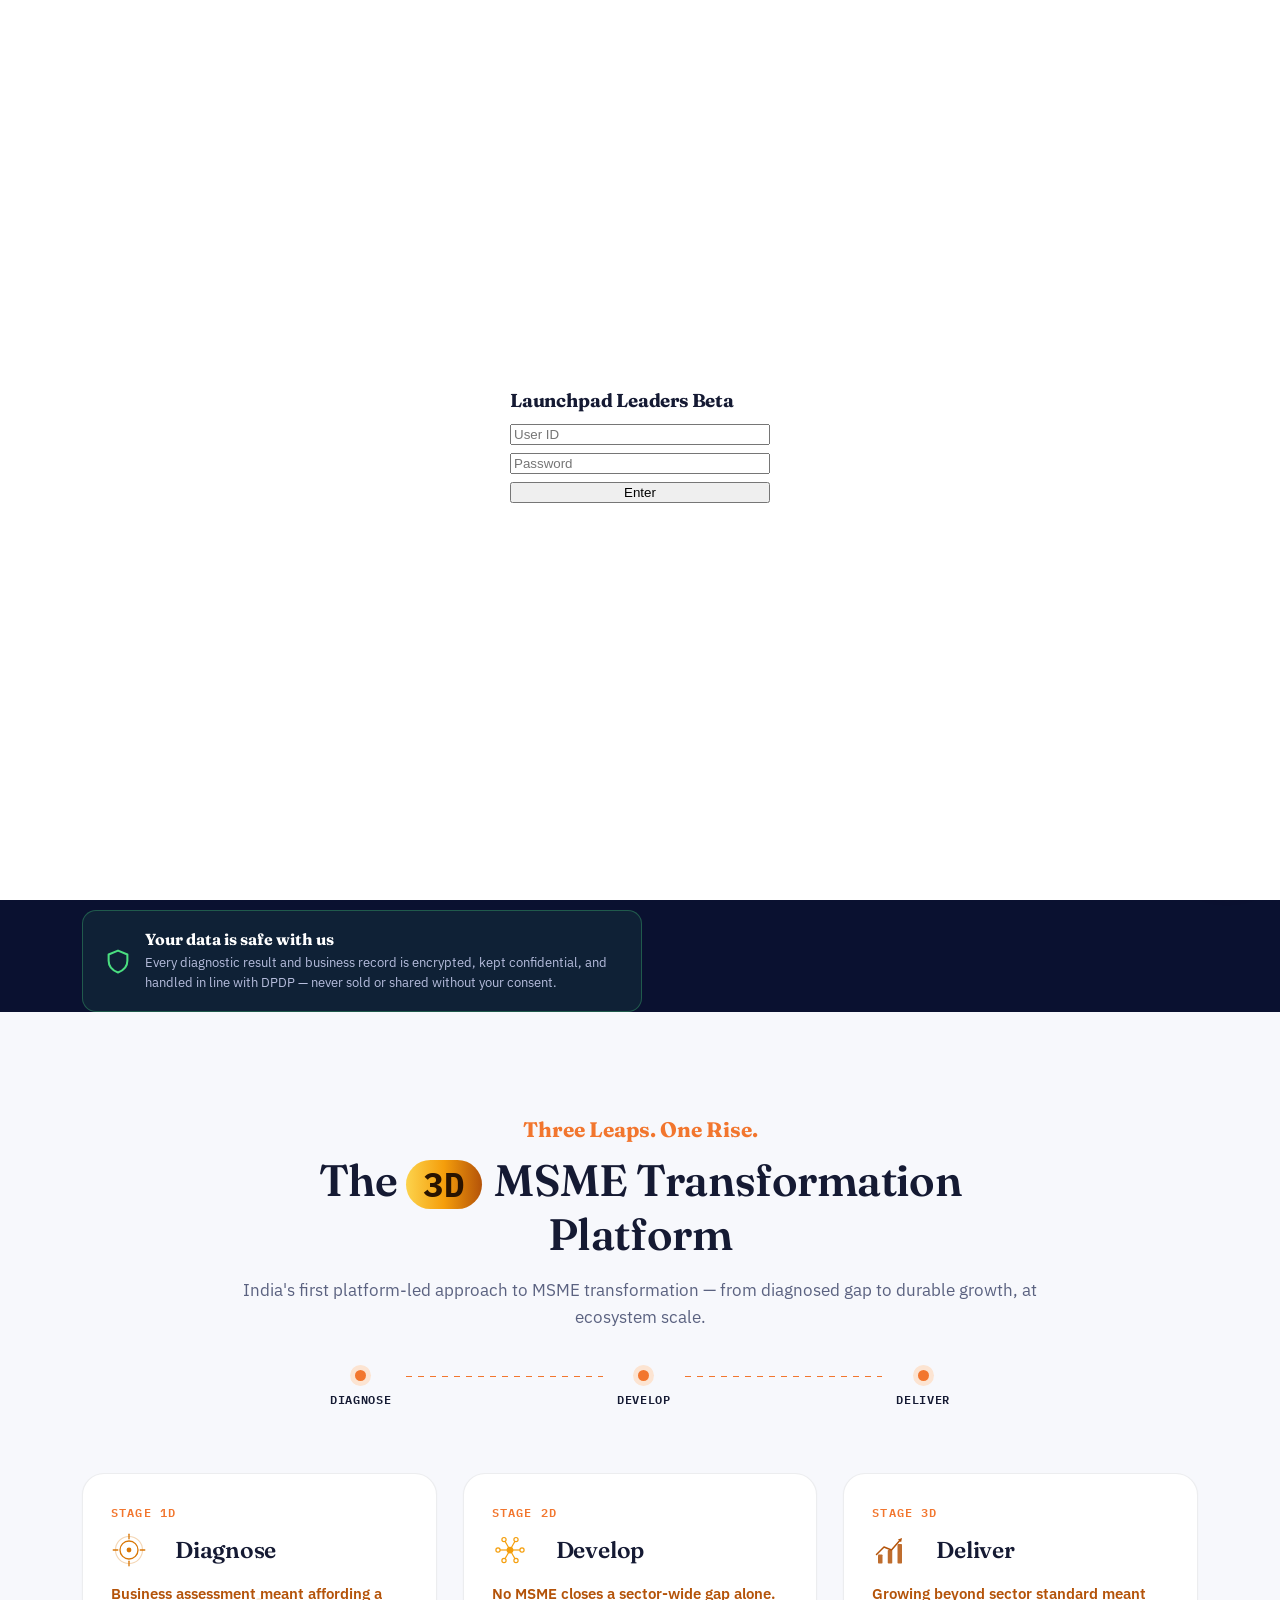
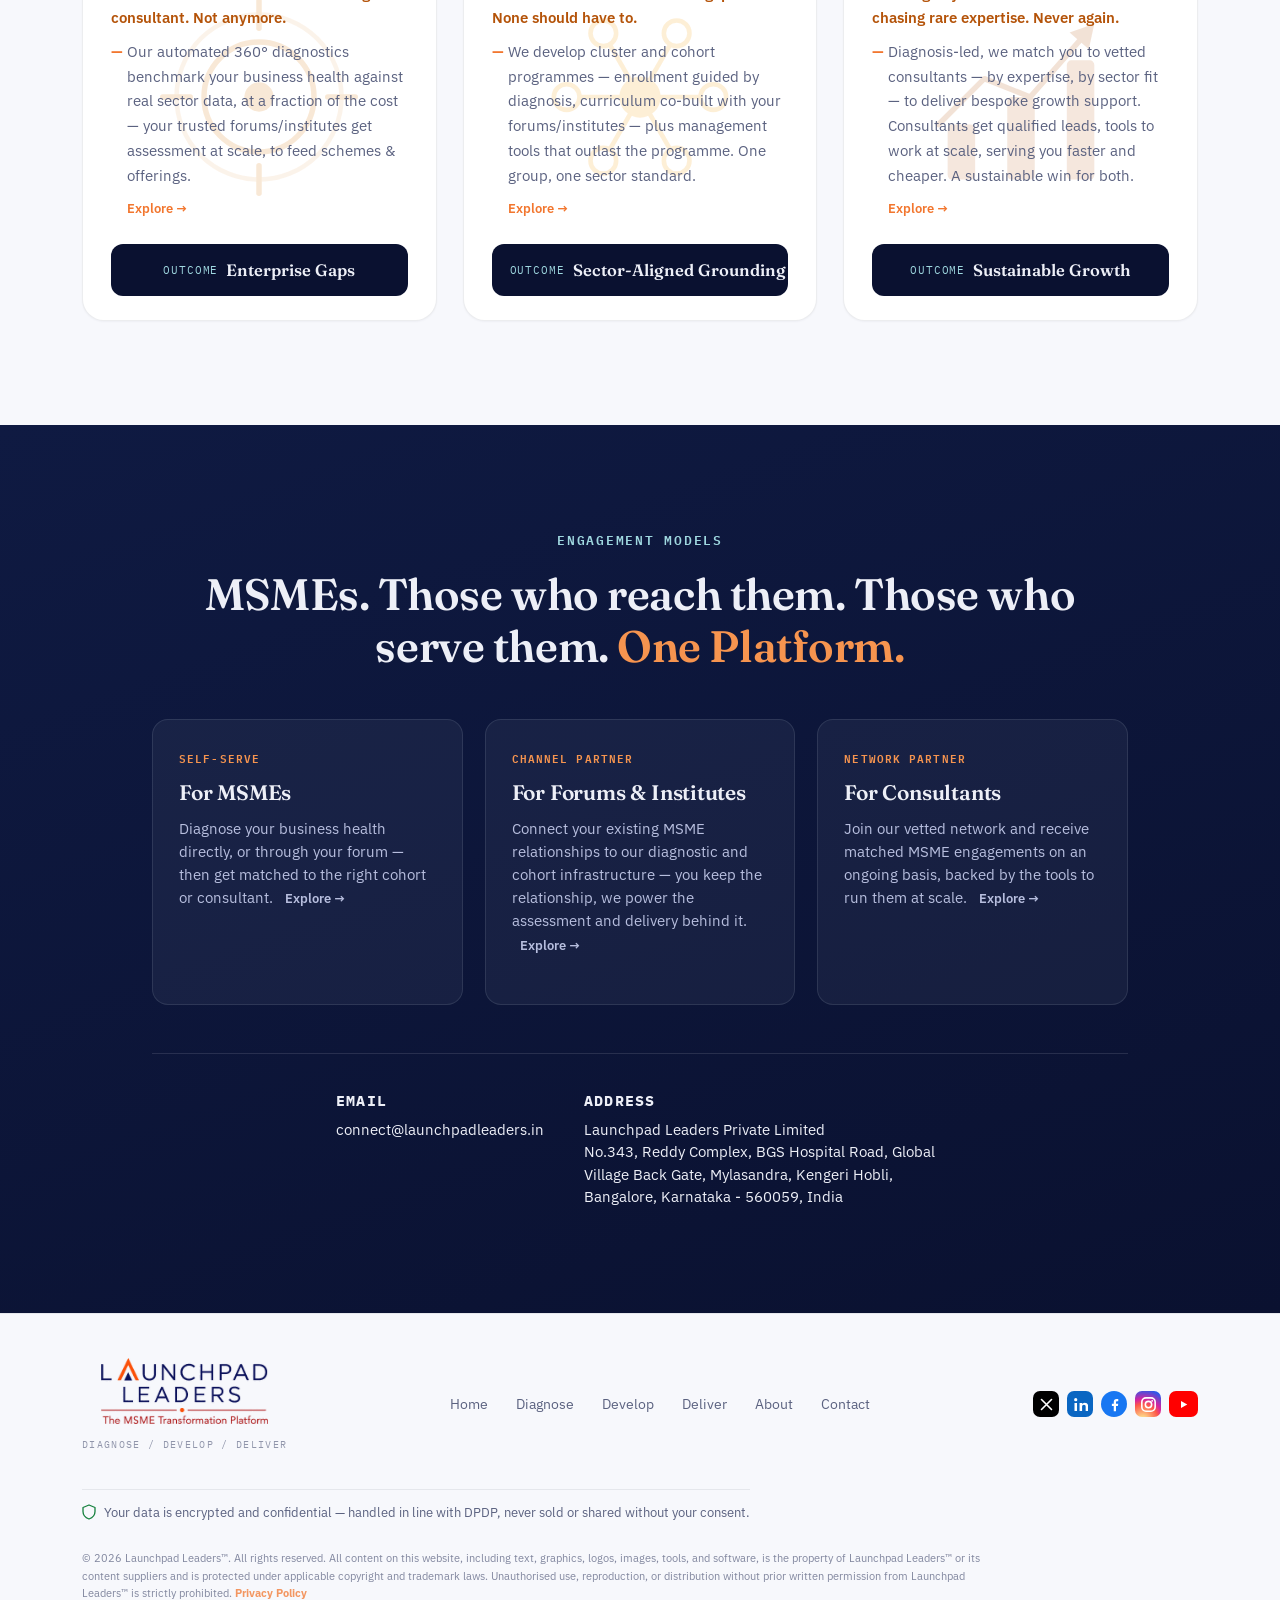
<file: index.html>
<!doctype html>
<html lang="en">
<head>
<meta charset="utf-8">
<meta name="viewport" content="width=device-width, initial-scale=1">
<title>Launchpad Leaders — The MSME Transformation Platform (Beta)</title>
<meta name="description" content="Launchpad Leaders is India's MSME transformation platform. Diagnose your business against sector benchmarks, develop through cluster and cohort programmes, and deliver growth with a vetted consultant network.">
<meta name="robots" content="noindex, nofollow">
<meta name="author" content="Launchpad Leaders Private Limited">
<link rel="preconnect" href="https://fonts.googleapis.com">
<link rel="preconnect" href="https://fonts.gstatic.com" crossorigin>
<link rel="stylesheet" href="https://fonts.googleapis.com/css2?family=Fraunces:ital,opsz,wght@0,9..144,400;0,9..144,500;0,9..144,600;0,9..144,700;0,9..144,800;1,9..144,400;1,9..144,500;1,9..144,600;1,9..144,700;1,9..144,800&family=IBM+Plex+Sans:wght@400;500;600;700&family=IBM+Plex+Mono:wght@400;500;600&display=swap">
<link rel="stylesheet" href="launchpad.css">
<link rel="icon" href="favicon.svg" type="image/svg+xml">
</head>
<body>
<!-- Beta access gate (soft gate: user ID + SHA-256 hash only; no plaintext password) -->
<div id="llbGate" style="position:fixed;inset:0;background:#fff;z-index:99999;display:flex;align-items:center;justify-content:center">
<form id="llbForm" style="display:grid;gap:8px;width:260px;font-family:sans-serif">
<h3 style="margin:0 0 4px">Launchpad Leaders Beta</h3>
<input id="llbU" placeholder="User ID" autocomplete="username">
<input id="llbP" type="password" placeholder="Password" autocomplete="current-password">
<button type="submit">Enter</button>
<small id="llbErr" style="color:#c00"></small>
</form>
</div>
<script>
(function(){
var USER = "LLeaderBA";
var HASH = "a74e95b29a882fa7137209cd2b56e23a9fd123eee25c428cb3370a3ede86be3f";
function unlock(){ var g = document.getElementById("llbGate"); if (g) g.remove(); }
function ok(){ try { return sessionStorage.getItem("llb_ok") === "1"; } catch(e) { return false; } }
async function sha(s){
var b = await crypto.subtle.digest("SHA-256", new TextEncoder().encode(s));
return Array.from(new Uint8Array(b)).map(function(x){ return x.toString(16).padStart(2,"0"); }).join("");
}
if (ok()) { unlock(); }
document.getElementById("llbForm").addEventListener("submit", async function(e){
e.preventDefault();
var u = document.getElementById("llbU").value;
var p = document.getElementById("llbP").value;
if (u === USER && (await sha(p)) === HASH) {
try { sessionStorage.setItem("llb_ok","1"); } catch(err) {}
unlock();
} else {
document.getElementById("llbErr").textContent = "Invalid credentials";
}
});
})();
</script>


<a class="skip-link" href="#main">Skip to main content</a>
<noscript>
  <div style="background:#0A1130; color:#EDEFF7; padding:14px 20px; font-size:14px; text-align:center;">
    This site uses JavaScript for navigation between sections. With JavaScript turned off you can still
    read this page and reach us at <a href="mailto:connect@launchpadleaders.in" style="color:#F6944F; font-weight:600;">connect@launchpadleaders.in</a>.
  </div>
  <style>.page-section {display:block !important;} [data-reveal] {opacity:1 !important; transform:none !important;}</style>
</noscript>
<header>
  <div class="wrap util-bar">
    <div class="lang-select-wrap">
      <svg viewBox="0 0 24 24" fill="none" stroke="currentColor" stroke-width="2"><circle cx="12" cy="12" r="10"/><line x1="2" y1="12" x2="22" y2="12"/><path d="M12 2a15.3 15.3 0 0 1 4 10 15.3 15.3 0 0 1-4 10 15.3 15.3 0 0 1-4-10 15.3 15.3 0 0 1 4-10z"/></svg>
      <label class="sr-only" for="langSelect">Choose language</label>
      <select id="langSelect">
        <option value="en">English</option>
        <option value="hi">हिंदी (Hindi)</option>
        <option value="bn">বাংলা (Bengali)</option>
        <option value="te">తెలుగు (Telugu)</option>
        <option value="mr">मराठी (Marathi)</option>
        <option value="ta">தமிழ் (Tamil)</option>
        <option value="ur">اردو (Urdu)</option>
        <option value="gu">ગુજરાતી (Gujarati)</option>
        <option value="kn">ಕನ್ನಡ (Kannada)</option>
        <option value="or">ଓଡ଼ିଆ (Odia)</option>
        <option value="ml">മലയാളം (Malayalam)</option>
        <option value="pa">ਪੰਜਾਬੀ (Punjabi)</option>
        <option value="as">অসমীয়া (Assamese)</option>
        <option value="kok">कोंकणी (Konkani)</option>
        <option value="mai">मैथिली (Maithili)</option>
        <option value="sa">संस्कृतम् (Sanskrit)</option>
        <option value="sd">سنڌي (Sindhi)</option>
        <option value="ks">کٲشُر (Kashmiri)</option>
        <option value="ne">नेपाली (Nepali)</option>
      </select>
    </div>
    <span id="authLoggedOut" class="util-auth">
      <a href="#" onclick="openAuthModal('register'); return false;">Register</a>
      <a href="#" class="util-login-btn" onclick="openAuthModal('login'); return false;">Login</a>
    </span>
    <span id="authLoggedIn" class="util-auth" style="display:none;">
      <span id="authGreeting" class="auth-greeting"></span>
      <a href="#" class="util-login-btn" onclick="doLogout(); return false;">Log out</a>
    </span>
  </div>
  <div class="wrap">
    <div class="logo logo-block">
      <img class="logo-full" src="[data-uri]" alt="Launchpad Leaders — The MSME Transformation Platform">
    </div>
    <nav aria-label="Main">
      <a class="nav-link active" id="nav-overview" href="#overview" onclick="goTo('overview'); return false;" style="color:#F2762E;">Home<span class="nav-sub">Start here</span></a>
      <a class="nav-link" id="nav-diagnose" href="#diagnose" onclick="goTo('diagnose'); return false;">Diagnose<span class="nav-sub">Assess your business</span></a>
      <a class="nav-link" id="nav-develop" href="#develop" onclick="goTo('develop'); return false;">Develop<span class="nav-sub">Join a cohort</span></a>
      <a class="nav-link" id="nav-deliver" href="#deliver" onclick="goTo('deliver'); return false;">Deliver<span class="nav-sub">Find a consultant</span></a>
      <a class="nav-link" id="nav-about" href="#about" onclick="goTo('about'); return false;">About<span class="nav-sub">Our story</span></a>
      <a class="nav-link" href="#contact" onclick="goToContact(); return false;">Contact<span class="nav-sub">Get in touch</span></a>
    </nav>
    <button class="nav-toggle" id="navToggle" type="button"
            aria-expanded="false" aria-controls="mobileNav" aria-label="Open menu"
            onclick="toggleMobileNav()"><span></span></button>
  </div>
</header>

<!-- ============ AUTH MODAL (demo login — see note inside) ============ -->

<!-- ============ MOBILE NAVIGATION DRAWER ============ -->
<div class="mobile-nav-scrim" id="mobileNavScrim" onclick="closeMobileNav()"></div>
<div id="mobileNav" role="dialog" aria-modal="true" aria-label="Site menu">
  <div class="mnav-head">
    <span class="mnav-title">Menu</span>
    <button class="mnav-close" type="button" aria-label="Close menu" onclick="closeMobileNav()">&#10005;</button>
  </div>
  <a class="mnav-link" id="mnav-overview" href="#overview" onclick="goTo('overview'); closeMobileNav(); return false;">Home<span class="mnav-sub">Start here</span></a>
  <a class="mnav-link" id="mnav-diagnose" href="#diagnose" onclick="goTo('diagnose'); closeMobileNav(); return false;">Diagnose<span class="mnav-sub">Assess your business</span></a>
  <a class="mnav-link" id="mnav-develop" href="#develop" onclick="goTo('develop'); closeMobileNav(); return false;">Develop<span class="mnav-sub">Join a cohort</span></a>
  <a class="mnav-link" id="mnav-deliver" href="#deliver" onclick="goTo('deliver'); closeMobileNav(); return false;">Deliver<span class="mnav-sub">Find a consultant</span></a>
  <a class="mnav-link" id="mnav-about" href="#about" onclick="goTo('about'); closeMobileNav(); return false;">About<span class="mnav-sub">Our story</span></a>
  <a class="mnav-link" href="#contact" onclick="goToContact(); closeMobileNav(); return false;">Contact<span class="mnav-sub">Get in touch</span></a>
  <div class="mnav-actions" id="mnavActions"></div>
  <div class="mnav-foot">
    Questions about a scheme or the platform?<br>
    <a href="mailto:connect@launchpadleaders.in">connect@launchpadleaders.in</a>
  </div>
</div>
<div id="authModalOverlay" class="auth-overlay" role="dialog" aria-modal="true"
     aria-labelledby="authModalTitle" onclick="if(event.target===this) closeAuthModal();">
  <div class="auth-modal">
    <div class="auth-modal-head">
      <button type="button" class="auth-close" aria-label="Close" onclick="closeAuthModal()">✕</button>
    </div>
    <div class="auth-modal-intro">
      <div class="auth-eyebrow">Launchpad Leaders</div>
      <h3 id="authModalTitle" class="auth-title">Sign up</h3>
    </div>

    <div id="authRegisterForm">
      <p class="auth-sub">Demo sign-up — this previews the platform only. Nothing you enter here is saved or sent anywhere.</p>
      <div class="auth-form-grid">
        <div class="auth-field">
          <label class="auth-field-label" for="authFullName">Full name <span class="auth-required" aria-hidden="true">*</span></label>
          <input id="authFullName" class="auth-input" type="text" autocomplete="name" enterkeyhint="go" required
                 onkeydown="if(event.key==='Enter'){event.preventDefault();completeRegister();}">
        </div>
        <div class="auth-field">
          <label class="auth-field-label" for="authOrg">Organisation <span class="auth-required" aria-hidden="true">*</span></label>
          <input id="authOrg" class="auth-input" type="text" autocomplete="organization" required>
        </div>
        <div class="auth-field">
          <label class="auth-field-label" for="authEmail">Email <span class="auth-required" aria-hidden="true">*</span></label>
          <div class="auth-field-with-action">
            <input id="authEmail" class="auth-input" type="email" autocomplete="email" required oninput="resetVerify('Email')">
            <button type="button" class="auth-verify-btn" id="authEmailVerifyBtn" onclick="sendVerifyCode('Email')">Verify</button>
          </div>
        </div>
        <div class="auth-field">
          <label class="auth-field-label" for="authPhone">Phone <span class="auth-required" aria-hidden="true">*</span></label>
          <div class="auth-field-with-action">
            <input id="authPhone" class="auth-input" type="tel" autocomplete="tel" required oninput="resetVerify('Phone')">
            <button type="button" class="auth-verify-btn" id="authPhoneVerifyBtn" onclick="sendVerifyCode('Phone')">Verify</button>
          </div>
        </div>
        <div class="auth-field auth-field-full">
          <label class="auth-field-label" for="authUsersSelect">Users <span class="auth-required" aria-hidden="true">*</span></label>
          <select id="authUsersSelect" class="auth-input auth-select" required onchange="pendingAuthRole=this.value;">
            <option value="" selected disabled>Select from the drop down</option>
            <option value="msme">MSME</option>
            <option value="forum">Forum / Institute</option>
            <option value="consultant">Consultant</option>
          </select>
        </div>
      </div>
      <label class="auth-checkbox-row">
        <input type="checkbox" id="authUpdatesOptIn" checked>
        <span>Send me programme updates, invitations and learning tips.</span>
      </label>
      <button type="button" class="auth-continue-btn" onclick="completeRegister()">Continue</button>
      <div class="auth-switch-note">
        Already have an account? <a href="#" onclick="openAuthModal('login'); return false;">Log in</a>
      </div>
      <div class="auth-back-link">
        <a href="#" onclick="closeAuthModal(); return false;">&larr; Back to the website</a>
      </div>
    </div>

    <div id="authLoginForm" style="display:none;">
      <p class="auth-sub">Log in with a one-time code sent to your email or phone — verified through MSG91.</p>

      <div class="auth-method-toggle" role="tablist" aria-label="Log in with">
        <button type="button" class="auth-method-btn active" id="authLoginMethodEmail"
                role="tab" aria-selected="true" onclick="selectLoginMethod('email')">Email</button>
        <button type="button" class="auth-method-btn" id="authLoginMethodPhone"
                role="tab" aria-selected="false" onclick="selectLoginMethod('phone')">Phone</button>
      </div>

      <div class="auth-field" id="authLoginEmailField">
        <label class="auth-field-label" for="authLoginEmail">Email</label>
        <div class="auth-field-with-action">
          <input id="authLoginEmail" class="auth-input" type="email" autocomplete="email"
                 oninput="resetVerify('LoginEmail')"
                 enterkeyhint="go" onkeydown="if(event.key==='Enter'){event.preventDefault();completeLogin();}">
          <button type="button" class="auth-verify-btn" id="authLoginEmailVerifyBtn" onclick="sendVerifyCode('LoginEmail')">Verify</button>
        </div>
      </div>
      <div class="auth-field" id="authLoginPhoneField" style="display:none;">
        <label class="auth-field-label" for="authLoginPhone">Phone</label>
        <div class="auth-field-with-action">
          <input id="authLoginPhone" class="auth-input" type="tel" autocomplete="tel"
                 oninput="resetVerify('LoginPhone')"
                 enterkeyhint="go" onkeydown="if(event.key==='Enter'){event.preventDefault();completeLogin();}">
          <button type="button" class="auth-verify-btn" id="authLoginPhoneVerifyBtn" onclick="sendVerifyCode('LoginPhone')">Verify</button>
        </div>
      </div>

      <button type="button" class="auth-continue-btn" style="margin-top:22px;" onclick="completeLogin()">Log in</button>

      <div class="auth-switch-note">
        New here? <a href="#" onclick="openAuthModal('register'); return false;">Register instead</a>
      </div>
      <div class="auth-back-link">
        <a href="#" onclick="closeAuthModal(); return false;">&larr; Back to the website</a>
      </div>
    </div>
  </div>
</div>

<main id="main">
<div class="page-section active" id="page-overview">
<!-- ============ HERO ============ -->
<section class="hero">
  <div class="wrap">
    <div class="hero-copy">
      <div class="eyebrow hero-eyebrow">Transforming India's MSMEs at scale</div>
      <h1><span class="s-diagnose">Diagnosed.</span><br><span class="s-develop">Developed.</span><br><span class="s-deliver">Delivered.</span></h1>
      <p class="hero-sub">We help India's MSMEs close the gap to their sector's best and unlock sustainable growth.</p>
      <div class="hero-ctas">
        <a class="btn btn-primary" href="#diagnose" onclick="goTo('diagnose'); return false;">Get Diagnosed</a>
        <a class="btn btn-ghost-dark" href="#contact" onclick="goToContact(); return false;">Engage with Us</a>
      </div>
    </div>

    <div class="hero-art">
      <svg class="ll-art" viewBox="0 0 500 420" xmlns="http://www.w3.org/2000/svg"
           role="img" aria-labelledby="heroArtTitle heroArtDesc" preserveAspectRatio="xMidYMid meet">
        <title id="heroArtTitle">A growth trajectory rising through the sector-standard band</title>
        <desc id="heroArtDesc">A plotted line starts below the sector-standard band, where diagnosis
        identifies the gap. It climbs steeply through the band during the develop stage, then continues
        rising above sector standard through the deliver stage.</desc>
        <defs>
          <linearGradient id="hpTraj" x1="56" y1="376" x2="412" y2="76" gradientUnits="userSpaceOnUse">
            <stop offset="0" stop-color="#FCD34D"/>
            <stop offset=".5" stop-color="#F59E0B"/>
            <stop offset="1" stop-color="#F2762E"/>
          </linearGradient>
          <radialGradient id="hpGlow">
            <stop offset="0" stop-color="#F2762E" stop-opacity=".13"/>
            <stop offset="1" stop-color="#F2762E" stop-opacity="0"/>
          </radialGradient>
        </defs>

        <!-- blueprint grid -->
        <g class="hp-fade d1">
          <line class="ll-grid-line" x1="120" y1="30" x2="120" y2="380"/>
          <line class="ll-grid-line" x1="194" y1="30" x2="194" y2="380"/>
          <line class="ll-grid-line" x1="268" y1="30" x2="268" y2="380"/>
          <line class="ll-grid-line" x1="342" y1="30" x2="342" y2="380"/>
          <line class="ll-grid-line" x1="416" y1="30" x2="416" y2="380"/>
          <line class="ll-grid-line" x1="46" y1="72"  x2="470" y2="72"/>
          <line class="ll-grid-line" x1="46" y1="134" x2="470" y2="134"/>
          <line class="ll-grid-line" x1="46" y1="262" x2="470" y2="262"/>
          <line class="ll-grid-line" x1="46" y1="324" x2="470" y2="324"/>
        </g>

        <!-- sector-standard band -->
        <g class="hp-fade d1">
          <rect x="46" y="200" width="424" height="52" rx="3" fill="#9FD8E0" opacity=".075"/>
          <line x1="46" y1="200" x2="470" y2="200" stroke="#9FD8E0" stroke-width="1" stroke-dasharray="5 4" opacity=".5"/>
          <line x1="46" y1="252" x2="470" y2="252" stroke="#9FD8E0" stroke-width="1" stroke-dasharray="5 4" opacity=".5"/>
          <text class="ll-mono" x="470" y="192" font-size="9" fill="#9FD8E0" opacity=".8" text-anchor="end">SECTOR STANDARD BAND</text>
        </g>

        <!-- axes and ticks -->
        <g class="hp-fade d1">
          <line class="ll-axis" x1="46" y1="30" x2="46" y2="380"/>
          <line class="ll-axis" x1="46" y1="380" x2="470" y2="380"/>
          <g stroke="#9FD8E0" opacity=".3" stroke-width="1">
            <line x1="41" y1="324" x2="46" y2="324"/><line x1="41" y1="262" x2="46" y2="262"/>
            <line x1="41" y1="134" x2="46" y2="134"/><line x1="41" y1="72"  x2="46" y2="72"/>
            <line x1="120" y1="380" x2="120" y2="385"/><line x1="194" y1="380" x2="194" y2="385"/>
            <line x1="268" y1="380" x2="268" y2="385"/><line x1="342" y1="380" x2="342" y2="385"/>
            <line x1="416" y1="380" x2="416" y2="385"/>
          </g>
          <text class="ll-mono" x="46" y="404" font-size="8" fill="#9FD8E0" opacity=".45">TRANSFORMATION STAGES</text>
        </g>

        <circle class="hp-fade d4" cx="416" cy="72" r="74" fill="url(#hpGlow)"/>

        <!-- the measurable gap -->
        <g class="hp-fade d2">
          <line x1="92" y1="252" x2="92" y2="367" stroke="#FCD34D" stroke-width="1" stroke-dasharray="3 3" opacity=".6"/>
          <path d="M88 257 L92 250 L96 257" fill="none" stroke="#FCD34D" stroke-width="1.3" stroke-linecap="round"/>
          <path d="M88 362 L92 369 L96 362" fill="none" stroke="#FCD34D" stroke-width="1.3" stroke-linecap="round"/>
          <text class="ll-mono" x="101" y="313" font-size="8.5" fill="#FCD34D">THE GAP</text>
        </g>

        <!-- trajectory: shallow drift, steep climb, sustained rise -->
        <path class="hp-traj" d="M56 376 L156 351 L246 225 L400 87" fill="none"
              stroke="url(#hpTraj)" stroke-width="4.5" stroke-linecap="round" stroke-linejoin="round"/>
        <g class="hp-fade d3" transform="translate(412,76) rotate(-41.9)">
          <polygon points="10,0 -22,-12 -22,12" fill="#F2762E"/>
        </g>

        <!-- stage nodes -->
        <g class="hp-fade d2">
          <circle class="hp-pulse" cx="156" cy="351" r="14" fill="#FCD34D"/>
          <circle cx="156" cy="351" r="6.5" fill="#FCD34D" stroke="#0A1130" stroke-width="2"/>
          <text class="ll-mono" x="54" y="338" font-size="10" fill="#FCD34D">01 DIAGNOSE</text>
        </g>
        <g class="hp-fade d3">
          <circle class="hp-pulse" cx="246" cy="225" r="14" fill="#F59E0B"/>
          <circle cx="246" cy="225" r="6.5" fill="#F59E0B" stroke="#0A1130" stroke-width="2"/>
          <text class="ll-mono" x="148" y="222" font-size="10" fill="#F59E0B" text-anchor="end">02 DEVELOP</text>
        </g>
        <text class="ll-mono hp-fade d4" x="392" y="52" font-size="10" fill="#F2762E" text-anchor="end">03 DELIVER</text>
      </svg>
    </div>

    <div class="hero-foot">
      <div class="hero-foot-item fi-diagnose">
        <div class="eyebrow">Enterprise gaps</div>
        <p>Diagnose every MSME through automated assessments, benchmarked by sector and size.</p>
      </div>
      <div class="hero-foot-item fi-develop">
        <div class="eyebrow">Sector-aligned grounding</div>
        <p>Develop cohort and cluster programmes, closing diagnosed gaps to sector standard, at scale.</p>
      </div>
      <div class="hero-foot-item fi-deliver">
        <div class="eyebrow">Sustainable growth</div>
        <p>Deliver bespoke support through a vetted consultant network, propelling MSMEs beyond sector standard.</p>
      </div>
    </div>

    <div class="hero-security-strip">
      <svg class="trust-icon" width="22" height="25" viewBox="0 0 14 16" fill="none"><path d="M7 1L1 3.5V7.5C1 11 3.5 13.7 7 15C10.5 13.7 13 11 13 7.5V3.5L7 1Z" stroke="currentColor" stroke-width="1.3" stroke-linejoin="round"/></svg>
      <div>
        <div class="hss-title">Your data is safe with us</div>
        <div class="hss-sub">Every diagnostic result and business record is encrypted, kept confidential, and handled in line with DPDP — never sold or shared without your consent.</div>
      </div>
    </div>
  </div>
</section>

<!-- ============ METHODOLOGY ============ -->
<section id="approach">
  <div class="wrap">
    <div class="section-head" style="max-width:800px;">
      <div class="section-tagline">Three Leaps. One Rise.</div>
      <h2>The <span class="three-d-badge">3D</span> MSME Transformation Platform</h2>
      <p>India's first platform-led approach to MSME transformation — from diagnosed gap to durable growth, at ecosystem scale.</p>

      <div class="stage-rail">
        <div class="pt"><span class="dot"></span><span class="lbl">DIAGNOSE</span></div>
        <div class="connector"></div>
        <div class="pt"><span class="dot"></span><span class="lbl">DEVELOP</span></div>
        <div class="connector"></div>
        <div class="pt"><span class="dot"></span><span class="lbl">DELIVER</span></div>
      </div>
    </div>

    <div class="verticals" id="verticals">
      <div class="v-card">
        <span class="stage-tag">STAGE 1D</span>
        <div class="v-head">
          <svg class="v-icon" viewBox="0 0 48 48" fill="none" xmlns="http://www.w3.org/2000/svg">
          <circle cx="24" cy="24" r="18" stroke="#D97706" stroke-width="1.5" opacity="0.3"/>
          <circle cx="24" cy="24" r="12" stroke="#D97706" stroke-width="1.8"/>
          <circle cx="24" cy="24" r="3.2" fill="#D97706"/>
          <line x1="24" y1="3" x2="24" y2="9" stroke="#D97706" stroke-width="1.8" stroke-linecap="round"/>
          <line x1="24" y1="39" x2="24" y2="45" stroke="#D97706" stroke-width="1.8" stroke-linecap="round"/>
          <line x1="3" y1="24" x2="9" y2="24" stroke="#D97706" stroke-width="1.8" stroke-linecap="round"/>
          <line x1="39" y1="24" x2="45" y2="24" stroke="#D97706" stroke-width="1.8" stroke-linecap="round"/>
        </svg>
          <h3>Diagnose</h3>
        </div>
        <div class="v-card-bg">
          <svg viewBox="0 0 48 48" fill="none" xmlns="http://www.w3.org/2000/svg">
            <circle cx="24" cy="24" r="18" stroke="#D97706" stroke-width="1" opacity="0.5"/>
            <circle cx="24" cy="24" r="12" stroke="#D97706" stroke-width="1.2"/>
            <circle cx="24" cy="24" r="3.2" fill="#D97706"/>
            <line x1="24" y1="3" x2="24" y2="9" stroke="#D97706" stroke-width="1.2" stroke-linecap="round"/>
            <line x1="24" y1="39" x2="24" y2="45" stroke="#D97706" stroke-width="1.2" stroke-linecap="round"/>
            <line x1="3" y1="24" x2="9" y2="24" stroke="#D97706" stroke-width="1.2" stroke-linecap="round"/>
            <line x1="39" y1="24" x2="45" y2="24" stroke="#D97706" stroke-width="1.2" stroke-linecap="round"/>
          </svg>
        </div>

        <p class="desc-problem">Business assessment meant affording a consultant. Not anymore.</p>
        <p class="desc-solution">Our automated 360° diagnostics benchmark your business health against real sector data, at a fraction of the cost — your trusted forums/institutes get assessment at scale, to feed schemes &amp; offerings. <a class="eng-cta-explore" href="#diagnose" onclick="goTo('diagnose'); return false;">Explore →</a></p>
        <div class="outcome-badge">
          <span class="oa">Outcome</span>
          <span class="ov">Enterprise Gaps</span>
        </div>
      </div>

      <div class="v-card">
        <span class="stage-tag">STAGE 2D</span>
        <div class="v-head">
          <svg class="v-icon" viewBox="0 0 48 48" fill="none" xmlns="http://www.w3.org/2000/svg">
          <line x1="24" y1="24" x2="40" y2="24" stroke="#F59E0B" stroke-width="1.6"/>
          <line x1="24" y1="24" x2="32" y2="10.1" stroke="#F59E0B" stroke-width="1.6"/>
          <line x1="24" y1="24" x2="16" y2="10.1" stroke="#F59E0B" stroke-width="1.6"/>
          <line x1="24" y1="24" x2="8" y2="24" stroke="#F59E0B" stroke-width="1.6"/>
          <line x1="24" y1="24" x2="16" y2="37.9" stroke="#F59E0B" stroke-width="1.6"/>
          <line x1="24" y1="24" x2="32" y2="37.9" stroke="#F59E0B" stroke-width="1.6"/>
          <circle cx="24" cy="24" r="4.5" fill="#F59E0B"/>
          <circle cx="40" cy="24" r="2.8" fill="#FFFFFF" stroke="#F59E0B" stroke-width="1.6"/>
          <circle cx="32" cy="10.1" r="2.8" fill="#FFFFFF" stroke="#F59E0B" stroke-width="1.6"/>
          <circle cx="16" cy="10.1" r="2.8" fill="#FFFFFF" stroke="#F59E0B" stroke-width="1.6"/>
          <circle cx="8" cy="24" r="2.8" fill="#FFFFFF" stroke="#F59E0B" stroke-width="1.6"/>
          <circle cx="16" cy="37.9" r="2.8" fill="#FFFFFF" stroke="#F59E0B" stroke-width="1.6"/>
          <circle cx="32" cy="37.9" r="2.8" fill="#FFFFFF" stroke="#F59E0B" stroke-width="1.6"/>
        </svg>
          <h3>Develop</h3>
        </div>
        <div class="v-card-bg">
          <svg viewBox="0 0 48 48" fill="none" xmlns="http://www.w3.org/2000/svg">
            <line x1="24" y1="24" x2="40" y2="24" stroke="#F59E0B" stroke-width="1"/>
            <line x1="24" y1="24" x2="32" y2="10.1" stroke="#F59E0B" stroke-width="1"/>
            <line x1="24" y1="24" x2="16" y2="10.1" stroke="#F59E0B" stroke-width="1"/>
            <line x1="24" y1="24" x2="8" y2="24" stroke="#F59E0B" stroke-width="1"/>
            <line x1="24" y1="24" x2="16" y2="37.9" stroke="#F59E0B" stroke-width="1"/>
            <line x1="24" y1="24" x2="32" y2="37.9" stroke="#F59E0B" stroke-width="1"/>
            <circle cx="24" cy="24" r="4.5" fill="#F59E0B"/>
            <circle cx="40" cy="24" r="2.8" fill="#FFFFFF" stroke="#F59E0B" stroke-width="1"/>
            <circle cx="32" cy="10.1" r="2.8" fill="#FFFFFF" stroke="#F59E0B" stroke-width="1"/>
            <circle cx="16" cy="10.1" r="2.8" fill="#FFFFFF" stroke="#F59E0B" stroke-width="1"/>
            <circle cx="8" cy="24" r="2.8" fill="#FFFFFF" stroke="#F59E0B" stroke-width="1"/>
            <circle cx="16" cy="37.9" r="2.8" fill="#FFFFFF" stroke="#F59E0B" stroke-width="1"/>
            <circle cx="32" cy="37.9" r="2.8" fill="#FFFFFF" stroke="#F59E0B" stroke-width="1"/>
          </svg>
        </div>

        <p class="desc-problem">No MSME closes a sector-wide gap alone. None should have to.</p>
        <p class="desc-solution">We develop cluster and cohort programmes — enrollment guided by diagnosis, curriculum co-built with your forums/institutes — plus management tools that outlast the programme. One group, one sector standard. <a class="eng-cta-explore" href="#develop" onclick="goTo('develop'); return false;">Explore →</a></p>
        <div class="outcome-badge">
          <span class="oa">Outcome</span>
          <span class="ov">Sector-Aligned Grounding</span>
        </div>
      </div>

      <div class="v-card">
        <span class="stage-tag">STAGE 3D</span>
        <div class="v-head">
          <svg class="v-icon" viewBox="0 0 48 48" fill="none" xmlns="http://www.w3.org/2000/svg">
          <rect x="8" y="30" width="6" height="12" rx="1" fill="#B45309" opacity="0.85"/>
          <rect x="21" y="24" width="6" height="18" rx="1" fill="#B45309" opacity="0.85"/>
          <rect x="34" y="16" width="6" height="26" rx="1" fill="#B45309" opacity="0.85"/>
          <path d="M6 30 L16 20 L26 24 L36.7 11.8" stroke="#B45309" stroke-width="2" stroke-linecap="round" stroke-linejoin="round"/>
          <polygon points="40,8 38.8,13.6 34.6,9.9" fill="#B45309"/>
        </svg>
          <h3>Deliver</h3>
        </div>
        <div class="v-card-bg">
          <svg viewBox="0 0 48 48" fill="none" xmlns="http://www.w3.org/2000/svg">
            <rect x="8" y="30" width="6" height="12" rx="1" fill="#B45309" opacity="0.85"/>
            <rect x="21" y="24" width="6" height="18" rx="1" fill="#B45309" opacity="0.85"/>
            <rect x="34" y="16" width="6" height="26" rx="1" fill="#B45309" opacity="0.85"/>
            <path d="M6 30 L16 20 L26 24 L36.7 11.8" stroke="#B45309" stroke-width="1.2" stroke-linecap="round" stroke-linejoin="round"/>
            <polygon points="40,8 38.8,13.6 34.6,9.9" fill="#B45309"/>
          </svg>
        </div>

        <p class="desc-problem">Growing beyond sector standard meant chasing rare expertise. Never again.</p>
        <p class="desc-solution">Diagnosis-led, we match you to vetted consultants — by expertise, by sector fit — to deliver bespoke growth support. Consultants get qualified leads, tools to work at scale, serving you faster and cheaper. A sustainable win for both. <a class="eng-cta-explore" href="#deliver" onclick="goTo('deliver'); return false;">Explore →</a></p>
        <div class="outcome-badge">
          <span class="oa">Outcome</span>
          <span class="ov">Sustainable Growth</span>
        </div>
      </div>
    </div>
  </div>
</section>

<!-- ============ ENGAGEMENT MODELS + CONTACT ============ -->
<section class="partner-cta">
  <div class="wrap">
    <div class="eyebrow">Engagement models</div>
    <h2>MSMEs. Those who reach them. Those who serve them. <span class="ecosystem-accent">One Platform.</span></h2>

    <div class="engagement-cards">
      <div class="eng-card">
        <span class="eng-label">Self-serve</span>
        <h3>For MSMEs</h3>
        <p>Diagnose your business health directly, or through your forum — then get matched to the right cohort or consultant. <a class="eng-cta-explore" href="#diagnose" onclick="goTo('diagnose'); return false;">Explore →</a></p>
        <a class="eng-cta" href="#" onclick="openAuthModal('register'); selectAuthRole('msme'); return false;">Start your assessment →</a>
      </div>

      <div class="eng-card">
        <span class="eng-label">Channel Partner</span>
        <h3>For Forums &amp; Institutes</h3>
        <p>Connect your existing MSME relationships to our diagnostic and cohort infrastructure — you keep the relationship, we power the assessment and delivery behind it. <a class="eng-cta-explore" href="#develop" onclick="goTo('develop'); return false;">Explore →</a></p>
        <a class="eng-cta" href="#" onclick="openAuthModal('register'); selectAuthRole('forum'); return false;">Partner with us →</a>
      </div>

      <div class="eng-card">
        <span class="eng-label">Network Partner</span>
        <h3>For Consultants</h3>
        <p>Join our vetted network and receive matched MSME engagements on an ongoing basis, backed by the tools to run them at scale. <a class="eng-cta-explore" href="#deliver" onclick="goTo('deliver'); return false;">Explore →</a></p>
        <a class="eng-cta" href="#" onclick="openAuthModal('register'); selectAuthRole('consultant'); return false;">Join our network →</a>
      </div>
    </div>


    <div class="contact-details" id="contact">
      <div class="cd-item">
        <span class="cd-label">Email</span>
        <a href="mailto:connect@launchpadleaders.in">connect@launchpadleaders.in</a>
      </div>
      <div class="cd-item">
        <span class="cd-label">Address</span>
        <span>Launchpad Leaders Private Limited<br>No.343, Reddy Complex, BGS Hospital Road, Global Village Back Gate, Mylasandra, Kengeri Hobli, Bangalore, Karnataka - 560059, India</span>
      </div>
    </div>
  </div>
</section>
</div>

<div class="page-section" id="page-diagnose">
<!-- ============ PAGE HERO ============ -->
<section class="page-hero">
  <div class="wrap page-hero-inner">
    <div class="eyebrow">Diagnose · Enterprise Gaps</div>
    <h1>Business assessment has always been a privilege. Not anymore.</h1>
    <p>Comprehensive automated diagnostic tools — covering compliance, security, scheme eligibility, and digital/export readiness — at a fraction of the cost of engaging a consultant.</p>
    <div class="stat-row">
      <div class="stat"><b>360°</b><span>Diagnostics</span></div>
      <div class="stat"><b>~15 min</b><span>Avg. assessment time</span></div>
      <div class="stat"><b>35+</b><span>Govt. schemes matched</span></div>
    </div>

    <div class="pricing-note">
      <div class="pn-item"><span class="dot free"></span> Free tools — quick registration, no card needed</div>
      <div class="pn-item"><span class="dot paid"></span> Licensed tools — priced per report or monthly</div>
    </div>

    <figure class="ll-figure page-hero-art">
      <svg class="ll-art" viewBox="0 0 340 274" xmlns="http://www.w3.org/2000/svg"
           role="img" aria-labelledby="gaugeTitle gaugeDesc">
        <title id="gaugeTitle">Business maturity dial</title>
        <desc id="gaugeDesc">A five-band maturity dial reading 74 out of 100, with a reference mark
        showing sector standard at 58.</desc>

        <!-- maturity bands, drawn left to right over the top -->
        <path d="M46.03 173.40 A124 124 0 0 1 68.15 105.25"   fill="none" stroke="#FDE9C8" stroke-width="18"/>
        <path d="M71.28 100.95 A124 124 0 0 1 129.17 58.91"   fill="none" stroke="#FBD48A" stroke-width="18"/>
        <path d="M134.21 57.29 A124 124 0 0 1 205.79 57.29"   fill="none" stroke="#F5A93C" stroke-width="18"/>
        <path d="M210.83 58.91 A124 124 0 0 1 268.72 100.95"  fill="none" stroke="#F2762E" stroke-width="18"/>
        <path d="M271.85 105.25 A124 124 0 0 1 293.97 173.40" fill="none" stroke="#B45309" stroke-width="18"/>

        <!-- sector-standard reference mark at 58 -->
        <line x1="170" y1="42" x2="170" y2="62" stroke="#0F1A42" stroke-width="2.6"
              transform="rotate(14.4 170 176)"/>

        <!-- reading -->
        <g class="ll-needle" transform="rotate(43.2 170 176)">
          <path d="M165.5 176 L170 64 L174.5 176 Z" fill="#0A1130"/>
        </g>
        <circle cx="170" cy="176" r="11" fill="#0A1130"/>
        <circle cx="170" cy="176" r="4.4" fill="#F2762E"/>

        <text x="170" y="224" font-size="40" font-family="Fraunces,Georgia,serif" font-weight="700"
              fill="#151A33" text-anchor="middle">74</text>
        <text class="ll-mono" x="170" y="242" font-size="8.5" fill="#5B6280" text-anchor="middle">MATURITY SCORE</text>

        <g class="ll-mono" font-size="8" fill="#5B6280">
          <text x="10"  y="196" text-anchor="start">NASCENT</text>
          <text x="79"  y="51"  text-anchor="middle">EMERGING</text>
          <text x="170" y="22"  text-anchor="middle">ESTABLISHED</text>
          <text x="261" y="51"  text-anchor="middle">ADVANCED</text>
          <text x="330" y="196" text-anchor="end">LEADING</text>
        </g>
        <g class="ll-mono" font-size="8" fill="#5B6280">
          <line x1="88" y1="256" x2="88" y2="266" stroke="#0F1A42" stroke-width="2.4"/>
          <text x="98" y="265">SECTOR STANDARD &#183; 58</text>
        </g>
      </svg>
    </figure>
  </div>
</section>

<!-- ============ FLAGSHIP TOOL ============ -->
<section style="padding-top:0;">
  <div class="wrap">
    <div class="flagship">
      <div class="f-left">
        <span class="fl-badge">★ Flagship · Licensed</span>
        <div class="eyebrow">Start here</div>
        <h2>360° Business Assessment</h2>
        <p>One comprehensive, automated health assessment across every dimension — Market Positioning, Business Model, Scheme Leverage, Digital Maturity, Operational Excellence, Scale Readiness — benchmarked against your sector and size. Your results tell you exactly which tools, cohorts, or consultants to turn to next.</p>
        <div class="fl-fine">₹2,999–7,999 per report, based on business complexity — takes about 15 minutes. Quick registration (name, business, phone/email) required to generate and save your report.</div>
        <div class="trust-badge" style="margin-top:16px; max-width:480px;">
          <svg class="trust-icon" width="15" height="17" viewBox="0 0 14 16" fill="none"><path d="M7 1L1 3.5V7.5C1 11 3.5 13.7 7 15C10.5 13.7 13 11 13 7.5V3.5L7 1Z" stroke="#14532D" stroke-width="1.3" stroke-linejoin="round"/></svg>
          <span>Your financials and diagnostic results are encrypted, kept confidential, and never sold or shared without your consent.</span>
        </div>
      </div>
      <figure class="ll-figure fl-art" aria-hidden="false">
        <svg class="ll-art" viewBox="0 0 340 300" xmlns="http://www.w3.org/2000/svg"
             role="img" aria-labelledby="radarTitle radarDesc">
          <title id="radarTitle">Six-dimension assessment profile</title>
          <desc id="radarDesc">A radar chart plotting a business against sector standard across six
          dimensions. The business leads on business model and market positioning, and trails sector
          standard on operations and scheme leverage.</desc>
          <g transform="translate(170,140)">
            <g fill="none" stroke="#EDEFF7" opacity=".16" stroke-width="1">
              <polygon points="0,-25 21.7,-12.5 21.7,12.5 0,25 -21.7,12.5 -21.7,-12.5"/>
              <polygon points="0,-50 43.3,-25 43.3,25 0,50 -43.3,25 -43.3,-25"/>
              <polygon points="0,-75 65,-37.5 65,37.5 0,75 -65,37.5 -65,-37.5"/>
              <polygon points="0,-100 86.6,-50 86.6,50 0,100 -86.6,50 -86.6,-50"/>
            </g>
            <g stroke="#EDEFF7" opacity=".16" stroke-width="1">
              <line x1="0" y1="0" x2="0" y2="-100"/><line x1="0" y1="0" x2="86.6" y2="-50"/>
              <line x1="0" y1="0" x2="86.6" y2="50"/><line x1="0" y1="0" x2="0" y2="100"/>
              <line x1="0" y1="0" x2="-86.6" y2="50"/><line x1="0" y1="0" x2="-86.6" y2="-50"/>
            </g>
            <polygon points="0,-65 56.3,-32.5 56.3,32.5 0,65 -56.3,32.5 -56.3,-32.5"
                     fill="none" stroke="#9FD8E0" stroke-width="1.5" stroke-dasharray="5 4" opacity=".75"/>
            <polygon class="ll-radar-you" points="0,-42 73.6,-42.5 43.3,25 0,84 -47.6,27.5 -34.6,-20"
                     fill="#F2762E" fill-opacity=".22" stroke="#F2762E" stroke-width="2.2" stroke-linejoin="round"/>
          </g>
          <g class="ll-mono" font-size="7.5" fill="#B7BEDE" text-anchor="middle">
            <text x="170" y="26">MARKET POSITIONING</text>
            <text x="284" y="88">BUSINESS MODEL</text>
            <text x="282" y="204">SCHEME LEVERAGE</text>
            <text x="170" y="262">DIGITAL MATURITY</text>
            <text x="58" y="204">OPERATIONS</text>
            <text x="60" y="88">FINANCIAL HEALTH</text>
          </g>
          <g class="ll-mono" font-size="7.5" fill="#B7BEDE">
            <rect x="52" y="284" width="16" height="8" rx="2" fill="#F2762E" fill-opacity=".3" stroke="#F2762E"/>
            <text x="74" y="291">YOUR BUSINESS</text>
            <line x1="180" y1="288" x2="196" y2="288" stroke="#9FD8E0" stroke-width="1.6" stroke-dasharray="4 3"/>
            <text x="202" y="291">SECTOR STANDARD</text>
          </g>
        </svg>
        <figcaption class="ll-figcaption">Sample profile &#183; not your data</figcaption>
      </figure>
      <div class="f-right">
        <a href="LLBizAssess-engine_v2.1.html" class="btn btn-primary">Start assessment →</a>
        <a class="sample-link" href="#" onclick="return viewSamplePlaceholder();">See a sample report →</a>
      </div>
    </div>
  </div>
</section>

<!-- ============ TOOL GROUPS ============ -->
<section style="padding-top:0;">
  <div class="wrap">

    <div class="group">
      <div class="group-head"><span class="group-icon" style="background:var(--blue-600);"><svg viewBox="0 0 24 24" fill="none" xmlns="http://www.w3.org/2000/svg"><path d="M12 3l7 3v6c0 4.5-3 7.5-7 9-4-1.5-7-4.5-7-9V6l7-3z" stroke="#FFFFFF" stroke-width="1.8" stroke-linejoin="round"/></svg></span><h3>Compliance &amp; Risk</h3><span class="count">3 tools</span></div>
      <div class="tool-grid">

        <details class="tool-card">
          <summary>
            <div class="tc-head"><h4>DPDP Compliance Readiness</h4><span class="price-badge paid">From ₹1,999</span><svg class="tc-chevron" width="16" height="16" viewBox="0 0 16 16" fill="none"><path d="M4 6l4 4 4-4" stroke="currentColor" stroke-width="1.6" stroke-linecap="round" stroke-linejoin="round"/></svg></div>
            <p class="tc-desc">Data-protection gap analysis ahead of the May 2027 deadline.</p>
          </summary>
          <div class="tc-expand">
            <span class="hiw-label">How it works</span>
            <ol><li>Answer a data-inventory questionnaire</li><li>We flag every consent/compliance gap</li><li>Get a remediation checklist before May 2027</li></ol>
            <div class="tc-pricing-line">Licensed — <b>₹1,999–5,999 per report</b>. One-time fee.</div>
            <div class="tc-ctas"><a class="btn-sm-primary" href="dpdp-compliance-readiness.html" onclick="return requireAuthThenGo('dpdp-compliance-readiness.html');">Explore tool →</a><a class="btn-sm-ghost" href="#" onclick="return viewSamplePlaceholder();">View sample report</a></div>
          </div>
        </details>

        <details class="tool-card">
          <summary>
            <div class="tc-head"><h4>Cybersecurity Readiness</h4><span class="price-badge paid">From ₹199/mo</span><svg class="tc-chevron" width="16" height="16" viewBox="0 0 16 16" fill="none"><path d="M4 6l4 4 4-4" stroke="currentColor" stroke-width="1.6" stroke-linecap="round" stroke-linejoin="round"/></svg></div>
            <p class="tc-desc">A security self-assessment with a clear, prioritised action checklist.</p>
          </summary>
          <div class="tc-expand">
            <span class="hiw-label">How it works</span>
            <ol><li>Take a short security self-assessment</li><li>Get a prioritised vulnerability checklist</li><li>Track your readiness score over time</li></ol>
            <div class="tc-pricing-line">Licensed — <b>₹199–799/month</b>, billed monthly.</div>
            <div class="tc-ctas"><a class="btn-sm-primary" href="#" onclick="return requireAuthPlaceholder();">Explore tool</a><a class="btn-sm-ghost" href="#" onclick="return viewSamplePlaceholder();">View sample report</a></div>
          </div>
        </details>

        <details class="tool-card">
          <summary>
            <div class="tc-head"><h4>ESG / Carbon-Tracking</h4><span class="price-badge paid">From ₹999/mo</span><svg class="tc-chevron" width="16" height="16" viewBox="0 0 16 16" fill="none"><path d="M4 6l4 4 4-4" stroke="currentColor" stroke-width="1.6" stroke-linecap="round" stroke-linejoin="round"/></svg></div>
            <p class="tc-desc">Carbon-footprint tracking and CBAM-readiness for export MSMEs.</p>
          </summary>
          <div class="tc-expand">
            <span class="hiw-label">How it works</span>
            <ol><li>Log energy, fuel, and production data</li><li>We calculate your carbon footprint automatically</li><li>Get a CBAM-ready export report</li></ol>
            <div class="tc-pricing-line">Licensed — <b>₹999–4,999/month</b>, billed monthly.</div>
            <div class="tc-ctas"><a class="btn-sm-primary" href="#" onclick="return requireAuthPlaceholder();">Explore tool</a><a class="btn-sm-ghost" href="#" onclick="return viewSamplePlaceholder();">View sample report</a></div>
          </div>
        </details>

      </div>
    </div>

    <div class="group">
      <div class="group-head"><span class="group-icon" style="background:#B45309;"><svg viewBox="0 0 24 24" fill="none" xmlns="http://www.w3.org/2000/svg"><path d="M7 3h7l4 4v14a1 1 0 01-1 1H7a1 1 0 01-1-1V4a1 1 0 011-1z" stroke="#FFFFFF" stroke-width="1.8" stroke-linejoin="round"/><path d="M9 12h6M9 16h6M9 8h2" stroke="#FFFFFF" stroke-width="1.8" stroke-linecap="round"/></svg></span><h3>Scheme &amp; Eligibility</h3><span class="count">4 tools</span></div>
      <div class="tool-grid">

        <details class="tool-card">
          <summary>
            <div class="tc-head"><h4>Scheme Eligibility &amp; Matching Engine</h4><span class="price-badge paid">From ₹299</span><svg class="tc-chevron" width="16" height="16" viewBox="0 0 16 16" fill="none"><path d="M4 6l4 4 4-4" stroke="currentColor" stroke-width="1.6" stroke-linecap="round" stroke-linejoin="round"/></svg></div>
            <p class="tc-desc">One questionnaire. Ranked results across 35+ central and state schemes.</p>
          </summary>
          <div class="tc-expand">
            <span class="hiw-label">How it works</span>
            <ol><li>Answer a short guided questionnaire</li><li>We score you against 35+ schemes instantly</li><li>Get a ranked list and a document checklist</li></ol>
            <div class="tc-pricing-line">Free basic match — <b>₹299–999 per full report</b> with document checklist.</div>
            <div class="tc-ctas"><a class="btn-sm-primary" href="#" onclick="return requireAuthPlaceholder();">Explore tool</a><a class="btn-sm-ghost" href="#" onclick="return viewSamplePlaceholder();">View sample report</a></div>
          </div>
        </details>

        <details class="tool-card">
          <summary>
            <div class="tc-head"><h4>Scheme-Change Alert Service</h4><span class="price-badge free">Free</span><svg class="tc-chevron" width="16" height="16" viewBox="0 0 16 16" fill="none"><path d="M4 6l4 4 4-4" stroke="currentColor" stroke-width="1.6" stroke-linecap="round" stroke-linejoin="round"/></svg></div>
            <p class="tc-desc">Never miss a new scheme or a revised subsidy cap again.</p>
          </summary>
          <div class="tc-expand">
            <span class="hiw-label">How it works</span>
            <ol><li>Comes free with your scheme match</li><li>We monitor every scheme you're eligible for</li><li>Get notified the moment something changes</li></ol>
            <div class="tc-pricing-line">Free — bundled automatically with the Matching Engine. Registration required.</div>
            <div class="tc-ctas"><a class="btn-sm-primary" href="#" onclick="return requireAuthPlaceholder();">Explore tool</a><a class="btn-sm-ghost" href="#" onclick="return viewSamplePlaceholder();">View sample report</a></div>
          </div>
        </details>

        <details class="tool-card">
          <summary>
            <div class="tc-head"><h4>Voice / WhatsApp Scheme Navigator</h4><span class="price-badge free">Free</span><svg class="tc-chevron" width="16" height="16" viewBox="0 0 16 16" fill="none"><path d="M4 6l4 4 4-4" stroke="currentColor" stroke-width="1.6" stroke-linecap="round" stroke-linejoin="round"/></svg></div>
            <p class="tc-desc">Ask in your language. Get scheme guidance over WhatsApp.</p>
          </summary>
          <div class="tc-expand">
            <span class="hiw-label">How it works</span>
            <ol><li>Message us in your language</li><li>Ask anything about schemes or documents</li><li>Get answers, or a human handoff, on WhatsApp</li></ol>
            <div class="tc-pricing-line">Free — registration required to save your conversation history.</div>
            <div class="tc-ctas"><a class="btn-sm-primary" href="#" onclick="return requireAuthPlaceholder();">Explore tool</a><a class="btn-sm-ghost" href="#" onclick="return viewSamplePlaceholder();">View sample report</a></div>
          </div>
        </details>

        <details class="tool-card">
          <summary>
            <div class="tc-head"><h4>Scheme-Outcome Benchmarking</h4><span class="price-badge paid">From ₹199/mo</span><svg class="tc-chevron" width="16" height="16" viewBox="0 0 16 16" fill="none"><path d="M4 6l4 4 4-4" stroke="currentColor" stroke-width="1.6" stroke-linecap="round" stroke-linejoin="round"/></svg></div>
            <p class="tc-desc">See what similar businesses achieved on the same scheme.</p>
          </summary>
          <div class="tc-expand">
            <span class="hiw-label">How it works</span>
            <ol><li>Pick any scheme you're considering</li><li>See what similar businesses actually achieved</li><li>Decide with real outcome data, not guesswork</li></ol>
            <div class="tc-pricing-line">Licensed — <b>₹199–499/month</b>, billed monthly.</div>
            <div class="tc-ctas"><a class="btn-sm-primary" href="scheme-outcome-benchmarking.html" onclick="return requireAuthThenGo('scheme-outcome-benchmarking.html');">Explore tool →</a><a class="btn-sm-ghost" href="#" onclick="return viewSamplePlaceholder();">View sample report</a></div>
          </div>
        </details>

      </div>
    </div>

    <div class="group">
      <div class="group-head"><span class="group-icon" style="background:#B45309;"><svg viewBox="0 0 24 24" fill="none" xmlns="http://www.w3.org/2000/svg"><circle cx="12" cy="12" r="9" stroke="#FFFFFF" stroke-width="1.8"/><path d="M3 12h18M12 3c2.5 2.5 3.8 6 3.8 9s-1.3 6.5-3.8 9c-2.5-2.5-3.8-6-3.8-9S9.5 5.5 12 3z" stroke="#FFFFFF" stroke-width="1.8"/></svg></span><h3>Digital &amp; Export Readiness</h3><span class="count">3 tools</span></div>
      <div class="tool-grid">

        <details class="tool-card">
          <summary>
            <div class="tc-head"><h4>ERP-Lite / Digital Systems Bundle</h4><span class="price-badge free">Free</span><svg class="tc-chevron" width="16" height="16" viewBox="0 0 16 16" fill="none"><path d="M4 6l4 4 4-4" stroke="currentColor" stroke-width="1.6" stroke-linecap="round" stroke-linejoin="round"/></svg></div>
            <p class="tc-desc">Basic inventory, CRM, and e-invoicing — no separate software needed.</p>
          </summary>
          <div class="tc-expand">
            <span class="hiw-label">How it works</span>
            <ol><li>Set up inventory, CRM, and invoicing in minutes</li><li>Everything syncs to one dashboard</li><li>Free — upgrade only if you outgrow it</li></ol>
            <div class="tc-pricing-line">Free — registration required. No card needed.</div>
            <div class="tc-ctas"><a class="btn-sm-primary" href="#" onclick="return requireAuthPlaceholder();">Explore tool</a><a class="btn-sm-ghost" href="#" onclick="return viewSamplePlaceholder();">View sample report</a></div>
          </div>
        </details>

        <details class="tool-card">
          <summary>
            <div class="tc-head"><h4>Document Vault &amp; KYC Auto-fill</h4><span class="price-badge paid">From ₹99/mo</span><svg class="tc-chevron" width="16" height="16" viewBox="0 0 16 16" fill="none"><path d="M4 6l4 4 4-4" stroke="currentColor" stroke-width="1.6" stroke-linecap="round" stroke-linejoin="round"/></svg></div>
            <p class="tc-desc">Upload once. Reuse across every scheme application, automatically.</p>
          </summary>
          <div class="tc-expand">
            <span class="hiw-label">How it works</span>
            <ol><li>Upload your documents once</li><li>They auto-fill every future scheme application</li><li>Get renewal reminders before anything expires</li></ol>
            <div class="tc-pricing-line">Licensed — <b>₹99–299/month</b>, billed monthly.</div>
            <div class="tc-ctas"><a class="btn-sm-primary" href="document-vault-kyc.html" onclick="return requireAuthThenGo('document-vault-kyc.html');">Explore tool →</a><a class="btn-sm-ghost" href="#" onclick="return viewSamplePlaceholder();">View sample report</a></div>
          </div>
        </details>

        <details class="tool-card">
          <summary>
            <div class="tc-head"><h4>Export Readiness &amp; Documentation</h4><span class="price-badge paid">From ₹999</span><svg class="tc-chevron" width="16" height="16" viewBox="0 0 16 16" fill="none"><path d="M4 6l4 4 4-4" stroke="currentColor" stroke-width="1.6" stroke-linecap="round" stroke-linejoin="round"/></svg></div>
            <p class="tc-desc">Destination-specific export checklists, HS codes, and labeling guidance.</p>
          </summary>
          <div class="tc-expand">
            <span class="hiw-label">How it works</span>
            <ol><li>Tell us your product and destination market</li><li>Get a destination-specific document checklist</li><li>HS codes and labeling guidance included</li></ol>
            <div class="tc-pricing-line">Licensed — <b>₹999–2,499 per report</b>. One-time fee.</div>
            <div class="tc-ctas"><a class="btn-sm-primary" href="#" onclick="return requireAuthPlaceholder();">Explore tool</a><a class="btn-sm-ghost" href="#" onclick="return viewSamplePlaceholder();">View sample report</a></div>
          </div>
        </details>

      </div>
    </div>

    <div class="bridge">
      <p><b>Your results feed straight into Develop and Deliver</b> — matched to the right cohort, cluster, or consultant based on exactly what your diagnosis finds.</p>
      <div class="arrows">
        <a href="#develop" onclick="goTo('develop'); return false;">See Develop →</a>
        <a href="#deliver" onclick="goTo('deliver'); return false;">See Deliver →</a>
      </div>
    </div>

  </div>
</section>
</div>

<div class="page-section" id="page-develop">
<!-- ============ PAGE HERO ============ -->
<section class="page-hero">
  <div class="wrap page-hero-inner">
    <div class="eyebrow">Develop · Sector-Aligned Grounding</div>
    <h1>No MSME closes a sector-wide gap alone.</h1>
    <p>COEs, clusters and cohort programmes, co-developed with MSME forums and industry groups — plus the ongoing tools that keep a group performing long after the programme ends.</p>

    <figure class="ll-figure page-hero-art">
      <svg class="ll-art" viewBox="0 0 440 258" xmlns="http://www.w3.org/2000/svg"
           role="img" aria-labelledby="clusterTitle clusterDesc">
        <title id="clusterTitle">A cohort lifted to sector standard together</title>
        <desc id="clusterDesc">Businesses grouped into one cohort are carried above the sector-standard
        line together, while businesses working alone remain scattered well below it.</desc>
        <line x1="20" y1="86" x2="420" y2="86" stroke="#0F1A42" stroke-width="1.5" stroke-dasharray="6 5" opacity=".5"/>
        <text class="ll-mono" x="20" y="76" font-size="9" fill="#5B6280">SECTOR STANDARD</text>
        <rect x="104" y="100" width="184" height="116" rx="18" fill="#F2762E" fill-opacity=".05"
              stroke="#F2762E" stroke-width="1.4" stroke-dasharray="6 5" opacity=".75"/>
        <text class="ll-mono" x="196" y="236" font-size="9" fill="#F2762E" text-anchor="middle">ONE COHORT &#183; ONE STANDARD</text>
        <g fill="#F2762E">
          <circle class="ll-lift"   cx="132" cy="56" r="7"/>
          <circle class="ll-lift b" cx="178" cy="44" r="7"/>
          <circle class="ll-lift c" cx="224" cy="52" r="7"/>
          <circle class="ll-lift d" cx="266" cy="40" r="7"/>
        </g>
        <g stroke="#F2762E" stroke-width="1.4" opacity=".5" fill="none" stroke-linecap="round">
          <path d="M132 126 L132 72"/><path d="M178 138 L178 60"/>
          <path d="M224 130 L224 68"/><path d="M266 144 L266 56"/>
          <path d="M128 78 L132 70 L136 78"/><path d="M174 66 L178 58 L182 66"/>
          <path d="M220 74 L224 66 L228 74"/><path d="M262 62 L266 54 L270 62"/>
        </g>
        <g fill="#0F1A42" opacity=".32">
          <circle cx="132" cy="136" r="6.5"/><circle cx="178" cy="148" r="6.5"/>
          <circle cx="224" cy="140" r="6.5"/><circle cx="266" cy="154" r="6.5"/>
          <circle cx="152" cy="184" r="6.5"/><circle cx="200" cy="196" r="6.5"/><circle cx="246" cy="188" r="6.5"/>
        </g>
        <g fill="#0F1A42" opacity=".16">
          <circle cx="46" cy="164" r="6"/><circle cx="66" cy="204" r="6"/>
          <circle cx="342" cy="176" r="6"/><circle cx="378" cy="208" r="6"/><circle cx="404" cy="150" r="6"/>
        </g>
        <text class="ll-mono" x="20" y="240" font-size="8" fill="#5B6280" opacity=".65">ALONE</text>
        <text class="ll-mono" x="420" y="240" font-size="8" fill="#5B6280" opacity=".65" text-anchor="end">ALONE</text>
      </svg>
    </figure>
  </div>
</section>

<!-- ============ VALUE PILLARS (public, both audiences) ============ -->
<section style="padding-top:0;" id="devPillarsSection" aria-labelledby="devPillarsHeading">
  <div class="wrap">
    <h2 id="devPillarsHeading" class="sr-only">Why the cohort model works</h2>
    <div class="pillars-grid">
      <div class="pillar-card">
        <div class="pillar-icon-tile">
          <svg class="pillar-icon" viewBox="0 0 48 48" fill="none" xmlns="http://www.w3.org/2000/svg">
          <circle cx="16" cy="18" r="6" stroke="#B45309" stroke-width="2"/>
          <circle cx="32" cy="18" r="6" stroke="#B45309" stroke-width="2"/>
          <path d="M6 40c0-6 4.5-10 10-10s10 4 10 10M22 40c0-6 4.5-10 10-10s10 4 10 10" stroke="#B45309" stroke-width="2" stroke-linecap="round"/>
        </svg>
        </div>
        <h3>Shared programmes, shared cost</h3>
        <p>Cluster and cohort programmes move whole groups of similar MSMEs to sector standard together — not one business at a time.</p>
      </div>
      <div class="pillar-card">
        <div class="pillar-icon-tile">
          <svg class="pillar-icon" viewBox="0 0 48 48" fill="none" xmlns="http://www.w3.org/2000/svg">
          <rect x="18" y="26" width="12" height="15" rx="2.5" stroke="#B45309" stroke-width="2"/>
          <line x1="24" y1="27" x2="24" y2="7" stroke="#B45309" stroke-width="1.8" stroke-linecap="round"/>
          <line x1="24" y1="27" x2="31" y2="9" stroke="#B45309" stroke-width="1.8" stroke-linecap="round"/>
          <line x1="24" y1="27" x2="17" y2="9" stroke="#B45309" stroke-width="1.8" stroke-linecap="round"/>
          <line x1="24" y1="27" x2="36" y2="14" stroke="#B45309" stroke-width="1.8" stroke-linecap="round"/>
          <line x1="24" y1="27" x2="12" y2="14" stroke="#B45309" stroke-width="1.8" stroke-linecap="round"/>
          <line x1="20.5" y1="33" x2="27.5" y2="33" stroke="#B45309" stroke-width="1.6" stroke-linecap="round"/>
        </svg>
        </div>
        <h3>Tools that outlast the programme</h3>
        <p>Shared-facility monitoring, pooled procurement, and market access that keep working long after a cohort ends.</p>
      </div>
      <div class="pillar-card">
        <div class="pillar-icon-tile">
          <svg class="pillar-icon" viewBox="0 0 48 48" fill="none" xmlns="http://www.w3.org/2000/svg">
          <path d="M8 40V26M18 40V16M28 40V22M38 40V10" stroke="#B45309" stroke-width="2.2" stroke-linecap="round"/>
          <path d="M6 20l10-8 8 6 12-12" stroke="#B45309" stroke-width="2" stroke-linecap="round" stroke-linejoin="round"/>
        </svg>
        </div>
        <h3>Real outcomes, benchmarked</h3>
        <p>Live cluster dashboards and peer performance tracking — measurable progress, not just attendance.</p>
      </div>
    </div>
  </div>
</section>

<!-- ============ AUDIENCE CARDS (bottom) ============ -->
<section style="padding-top:0;">
  <div class="wrap">
    <div class="pillars-head" id="devAudienceHead">
      <div class="eyebrow" style="justify-content:center; display:flex;">Get started</div>
      <h2>What you unlock, once you join us</h2>
    </div>

    <div class="audience-grid" id="devAudienceGrid">

      <!-- MSME AUDIENCE CARD -->
      <div class="audience-card" id="devMsmeCard">
        <span class="aud-label" id="msmeAudLabel">For MSMEs</span>
        <div id="msmePitch">
          <p class="aud-intro">Get matched to the right COE, cluster, or cohort — reach sector standard together.</p>
          <ul class="aud-benefits">
            <li>Browse and enrol in live cohort &amp; cluster programmes</li>
            <li>Track every programme you're currently part of, in one place</li>
            <li>See your performance benchmarked against cluster and cohort peers</li>
            <li>Book shared cluster resources once you're enrolled</li>
          </ul>

          <div class="scroll-teaser">
            <button class="scroll-nav scroll-nav-prev" onclick="scrollTeaser(this, -1); return false;" aria-label="Previous">&#8249;</button>
            <button class="scroll-nav scroll-nav-next" onclick="scrollTeaser(this, 1); return false;" aria-label="Next">&#8250;</button>
            <div class="scroll-track">
              <div class="mini-card" onclick="openAuthModal(); selectAuthRole('msme');"><span class="status enrolling">Enrolling</span><h5>Textile Cluster Growth Cohort</h5><span class="mini-meta">Tiruppur, Tamil Nadu</span></div>
              <div class="mini-card" onclick="openAuthModal(); selectAuthRole('msme');"><span class="status enrolling">Enrolling</span><h5>Food Processing Export Readiness</h5><span class="mini-meta">Pan-India</span></div>
              <div class="mini-card" onclick="openAuthModal(); selectAuthRole('msme');"><span class="status running">Running</span><h5>Handicraft Artisan Cluster</h5><span class="mini-meta">Jaipur, Rajasthan</span></div>
              <div class="mini-card" onclick="openAuthModal(); selectAuthRole('msme');"><span class="status enrolling">Enrolling</span><h5>Textile Cluster Growth Cohort</h5><span class="mini-meta">Tiruppur, Tamil Nadu</span></div>
              <div class="mini-card" onclick="openAuthModal(); selectAuthRole('msme');"><span class="status enrolling">Enrolling</span><h5>Food Processing Export Readiness</h5><span class="mini-meta">Pan-India</span></div>
              <div class="mini-card" onclick="openAuthModal(); selectAuthRole('msme');"><span class="status running">Running</span><h5>Handicraft Artisan Cluster</h5><span class="mini-meta">Jaipur, Rajasthan</span></div>
            </div>
          </div>
        </div>

        <div data-requires-role="msme">
          <div class="locked-panel" style="display:none; margin-bottom:0;"></div>
          <div class="gated-content" style="display:none;">
            <div class="my-programmes">
              <div class="mp-head"><h3>My enrolled programmes</h3><span class="count">1 active</span></div>
              <div class="mp-card">
                <div class="mp-info">
                  <span class="status running">Running</span>
                  <h3>Handicraft Artisan Cluster — Jaipur</h3>
                  <div class="meta">Week 4 of 6 · Rajasthan · Co-delivered with Rajasthan Handicrafts Board</div>
                </div>
                <div class="mp-actions">
                  <a class="btn-sm-ghost" href="cluster-peer-benchmarking.html">See my cluster ranking →</a>
                  <a class="btn-sm-primary" href="shared-resource-scheduling.html">Book shared resources →</a>
                </div>
              </div>
            </div>

            <div class="aud-divider" style="margin-top:28px;">Browse all live programmes</div>

            <div class="filter-panel">
              <div class="filter-group">
                <label for="devFilterSector">Sector</label>
                <select id="devFilterSector" onchange="applyDevProgFilters()">
                  <option value="all">All sectors</option>
                  <option value="textiles">Textiles</option>
                  <option value="food">Food Processing</option>
                  <option value="auto">Auto Components</option>
                  <option value="handicrafts">Handicrafts</option>
                </select>
              </div>
              <div class="filter-group">
                <label for="devFilterState">State</label>
                <select id="devFilterState" onchange="applyDevProgFilters()">
                  <option value="all">All states</option>
                  <option value="tamil-nadu">Tamil Nadu</option>
                  <option value="maharashtra">Maharashtra</option>
                  <option value="rajasthan">Rajasthan</option>
                  <option value="gujarat">Gujarat</option>
                  <option value="karnataka">Karnataka</option>
                  <option value="uttar-pradesh">Uttar Pradesh</option>
                  <option value="west-bengal">West Bengal</option>
                  <option value="punjab">Punjab</option>
                  <option value="pan-india">Pan-India</option>
                </select>
              </div>
            </div>

            <div class="prog-grid" id="devProgGrid">
              <div class="prog-card" data-sector="textiles" data-state="tamil-nadu">
                <span class="status enrolling">Enrolling</span>
                <h3>Textile Cluster Growth Cohort — Tiruppur</h3>
                <div class="meta">12-week programme · Starts 3 Mar · Tamil Nadu</div>
                <div class="prog-ctas"><span class="cap">34 of 50 seats filled</span><a class="btn-sm-primary" href="#">Enroll →</a></div>
              </div>
              <div class="prog-card" data-sector="food" data-state="pan-india">
                <span class="status enrolling">Enrolling</span>
                <h3>Food Processing Export Readiness Cohort</h3>
                <div class="meta">8-week programme · Starts 10 Mar · Pan-India</div>
                <div class="prog-ctas"><span class="cap">18 of 40 seats filled</span><a class="btn-sm-primary" href="#">Enroll →</a></div>
              </div>
              <div class="prog-card" data-sector="auto" data-state="maharashtra">
                <span class="status upcoming">Upcoming</span>
                <h3>Auto Components Cluster — Pune</h3>
                <div class="meta">10-week programme · Starts 5 Apr · Maharashtra</div>
                <div class="prog-ctas"><span class="cap">Applications open soon</span><a class="btn-sm-ghost" href="#">Notify me</a></div>
              </div>
              <div class="prog-card" data-sector="handicrafts" data-state="rajasthan">
                <span class="status running">Running</span>
                <h3>Handicraft Artisan Cluster — Jaipur</h3>
                <div class="meta">6-week programme · Started 12 Feb · Rajasthan</div>
                <div class="prog-ctas"><span class="cap">Enrollment closed</span><a class="btn-sm-ghost" href="#">Join waitlist</a></div>
              </div>
            </div>
            <div class="empty" id="devProgEmpty" role="status" aria-live="polite" style="display:none;">No live programmes match those filters right now — try widening your search.</div>

            <div class="request-callout" style="margin-top:22px; margin-bottom:0;">
              <div>
                <h3>Not sure which fits?</h3>
                <p>Take our Automated 360° Business Assessment — we'll match you automatically.</p>
              </div>
              <a class="btn btn-primary" href="#diagnose" onclick="goTo('diagnose'); return false;">Get diagnosed →</a>
            </div>

            <div class="request-callout" style="margin-top:20px; margin-bottom:0;">
              <div>
                <h3>Don't see the right programme?</h3>
                <p>Tell us your sector, region, and the gap you want to close — we'll consider it for a new cohort or cluster.</p>
              </div>
              <a class="btn btn-primary" href="#contact" onclick="goToContact(); return false;">Request a programme →</a>
            </div>
          </div>
        </div>
      </div>

      <!-- FORUM / INSTITUTE AUDIENCE CARD -->
      <div class="audience-card" id="devForumCard">
        <span class="aud-label" id="forumAudLabel">For Forums &amp; Institutes</span>
        <div id="forumPitch">
          <p class="aud-intro">Let's co-develop centres of excellence, clusters, and cohort-based growth programmes.</p>
          <ul class="aud-benefits">
            <li>Request and co-develop new COE, cluster or cohort programmes</li>
            <li>View live cohort enrolment and cluster performance dashboards</li>
            <li>Access curriculum, mentor network, and policy-advocacy tools</li>
            <li>Book shared cluster resources for your members</li>
          </ul>

          <div class="scroll-teaser">
            <button class="scroll-nav scroll-nav-prev" onclick="scrollTeaser(this, -1); return false;" aria-label="Previous">&#8249;</button>
            <button class="scroll-nav scroll-nav-next" onclick="scrollTeaser(this, 1); return false;" aria-label="Next">&#8250;</button>
            <div class="scroll-track">
              <div class="mini-card" onclick="return requireForumThenContact();"><span class="mini-icon">📋</span><h5>Request a new programme</h5></div>
              <div class="mini-card" onclick="openAuthModal(); selectAuthRole('forum');"><span class="mini-icon">📊</span><h5>Cluster performance dashboard</h5></div>
              <div class="mini-card" onclick="openAuthModal(); selectAuthRole('forum');"><span class="mini-icon">📅</span><h5>Shared-resource scheduling</h5></div>
              <div class="mini-card" onclick="return requireForumThenContact();"><span class="mini-icon">📋</span><h5>Request a new programme</h5></div>
              <div class="mini-card" onclick="openAuthModal(); selectAuthRole('forum');"><span class="mini-icon">📊</span><h5>Cluster performance dashboard</h5></div>
              <div class="mini-card" onclick="openAuthModal(); selectAuthRole('forum');"><span class="mini-icon">📅</span><h5>Shared-resource scheduling</h5></div>
            </div>
          </div>
        </div>

        <div data-requires-role="forum">
          <div class="locked-panel" style="display:none; margin-bottom:0;"></div>
          <div class="gated-content" style="display:none;">
            <div class="mp-head" style="margin-bottom:14px;"><h3>My co-managed programmes</h3><span class="count">3 total</span></div>
            <table class="forum-table">
              <thead>
                <tr><th>Programme</th><th>Status</th><th>Enrollment</th><th>Co-delivered with</th><th></th></tr>
              </thead>
              <tbody>
                <tr>
                  <td><b>Textile Cluster Growth Cohort — Tiruppur</b></td>
                  <td><span class="status enrolling">Enrolling</span></td>
                  <td>34 / 50</td>
                  <td>Tiruppur Exporters' Association</td>
                  <td><a class="btn-sm-ghost" href="cluster-performance-dashboard.html">View dashboard</a></td>
                </tr>
                <tr>
                  <td><b>Handicraft Artisan Cluster — Jaipur</b></td>
                  <td><span class="status running">Running</span></td>
                  <td>62 / 60</td>
                  <td>Rajasthan Handicrafts Board</td>
                  <td><a class="btn-sm-ghost" href="cluster-performance-dashboard.html">View dashboard</a></td>
                </tr>
                <tr>
                  <td><b>Leather Goods Cluster — Kanpur</b></td>
                  <td><span class="status" style="background:var(--paper-100); color:var(--paper-muted);">Completed</span></td>
                  <td>48 / 50</td>
                  <td>UP Leather Industry Forum</td>
                  <td><a class="btn-sm-ghost" href="cluster-performance-dashboard.html">View outcomes</a></td>
                </tr>
              </tbody>
            </table>

            <div class="request-callout" style="margin-top:20px; margin-bottom:0;">
              <div>
                <h3>Request a new cohort or cluster programme</h3>
                <p>Bring us your members' need — sector, region, and the gap you want to close. We'll co-design the curriculum and run it with you.</p>
              </div>
              <a class="btn btn-primary" href="#contact" onclick="goToContact(); return false;">Request a programme →</a>
            </div>

            <div class="request-callout" style="margin-top:20px; margin-bottom:0;">
              <div>
                <h3>Shared-resource scheduling</h3>
                <p>Book cluster machinery, testing labs, and warehousing on a live shared calendar — no more informal queuing between members.</p>
              </div>
              <a class="btn btn-primary" href="shared-resource-scheduling.html">Open booking tool →</a>
            </div>

            <div class="aud-divider" style="margin-top:28px;">Browse live programmes to suggest to your members</div>

            <div class="filter-panel">
              <div class="filter-group">
                <label for="forumFilterSector">Sector</label>
                <select id="forumFilterSector" onchange="applyForumProgFilters()">
                  <option value="all">All sectors</option>
                  <option value="textiles">Textiles</option>
                  <option value="food">Food Processing</option>
                  <option value="auto">Auto Components</option>
                  <option value="handicrafts">Handicrafts</option>
                </select>
              </div>
              <div class="filter-group">
                <label for="forumFilterState">State</label>
                <select id="forumFilterState" onchange="applyForumProgFilters()">
                  <option value="all">All states</option>
                  <option value="tamil-nadu">Tamil Nadu</option>
                  <option value="maharashtra">Maharashtra</option>
                  <option value="rajasthan">Rajasthan</option>
                  <option value="gujarat">Gujarat</option>
                  <option value="karnataka">Karnataka</option>
                  <option value="uttar-pradesh">Uttar Pradesh</option>
                  <option value="west-bengal">West Bengal</option>
                  <option value="punjab">Punjab</option>
                  <option value="pan-india">Pan-India</option>
                </select>
              </div>
            </div>

            <div class="prog-grid" id="forumProgGrid">
              <div class="prog-card" data-sector="textiles" data-state="tamil-nadu">
                <span class="status enrolling">Enrolling</span>
                <h3>Textile Cluster Growth Cohort — Tiruppur</h3>
                <div class="meta">12-week programme · Starts 3 Mar · Tamil Nadu</div>
                <div class="prog-ctas"><span class="cap">34 of 50 seats filled</span><a class="btn-sm-primary" href="#">Enroll →</a></div>
              </div>
              <div class="prog-card" data-sector="food" data-state="pan-india">
                <span class="status enrolling">Enrolling</span>
                <h3>Food Processing Export Readiness Cohort</h3>
                <div class="meta">8-week programme · Starts 10 Mar · Pan-India</div>
                <div class="prog-ctas"><span class="cap">18 of 40 seats filled</span><a class="btn-sm-primary" href="#">Enroll →</a></div>
              </div>
              <div class="prog-card" data-sector="auto" data-state="maharashtra">
                <span class="status upcoming">Upcoming</span>
                <h3>Auto Components Cluster — Pune</h3>
                <div class="meta">10-week programme · Starts 5 Apr · Maharashtra</div>
                <div class="prog-ctas"><span class="cap">Applications open soon</span><a class="btn-sm-ghost" href="#">Notify me</a></div>
              </div>
              <div class="prog-card" data-sector="handicrafts" data-state="rajasthan">
                <span class="status running">Running</span>
                <h3>Handicraft Artisan Cluster — Jaipur</h3>
                <div class="meta">6-week programme · Started 12 Feb · Rajasthan</div>
                <div class="prog-ctas"><span class="cap">Enrollment closed</span><a class="btn-sm-ghost" href="#">Join waitlist</a></div>
              </div>
            </div>
            <div class="empty" id="forumProgEmpty" role="status" aria-live="polite" style="display:none;">No live programmes match those filters right now — try widening your search.</div>
          </div>
        </div>
      </div>

    </div>

    <div class="aud-register-cta" id="devRegisterCta">
      <button type="button" class="btn btn-primary" onclick="openAuthModal('register');">Register</button>
    </div>

  </div>
</section>
</div>

<div class="page-section" id="page-deliver">
<!-- ============ PAGE HERO ============ -->
<section class="page-hero">
  <div class="wrap page-hero-inner">
    <div class="eyebrow">Deliver · Sustainable Growth</div>
    <h1>Sector standard is the floor, not the ceiling.</h1>
    <p>Beyond it, every MSME's path is its own. We match MSMEs to the right consultant, and consultants to a steady pipeline of the right engagements.</p>

    <figure class="ll-figure page-hero-art">
      <svg class="ll-art" viewBox="0 0 466 250" xmlns="http://www.w3.org/2000/svg"
           role="img" aria-labelledby="matchTitle matchDesc">
        <title id="matchTitle">Diagnosis-led consultant matching</title>
        <desc id="matchDesc">A diagnostic profile feeds a matching engine, which connects the business to
        the one consultant whose specialisation fits the diagnosed gap rather than to a directory listing.</desc>
        <rect x="14" y="78" width="112" height="94" rx="12" fill="#FFFFFF" stroke="#151A33" stroke-opacity=".14"/>
        <text class="ll-mono" x="26" y="98" font-size="8" fill="#5B6280">YOUR DIAGNOSIS</text>
        <g fill="#F2762E">
          <rect x="26" y="140" width="11" height="18" rx="2"/>
          <rect x="43" y="128" width="11" height="30" rx="2"/>
          <rect x="60" y="146" width="11" height="12" rx="2" opacity=".45"/>
          <rect x="77" y="118" width="11" height="40" rx="2"/>
          <rect x="94" y="136" width="11" height="22" rx="2" opacity=".45"/>
        </g>
        <path class="ll-signal" d="M126 125 L184 125" stroke="#F2762E" stroke-width="2" fill="none" stroke-linecap="round"/>
        <g transform="translate(228,125)">
          <circle r="34" fill="#0A1130"/>
          <circle r="44" fill="none" stroke="#F2762E" stroke-width="1.2" stroke-dasharray="4 5" opacity=".6"/>
          <path d="M-11 -3 L-3 6 L12 -10" fill="none" stroke="#F2762E" stroke-width="2.8"
                stroke-linecap="round" stroke-linejoin="round"/>
          <text class="ll-mono" x="0" y="21" font-size="7" fill="#9FD8E0" text-anchor="middle">MATCH</text>
        </g>
        <g fill="none" stroke-width="1.5">
          <path d="M272 125 C300 125 302 58 330 58" stroke="#F2762E"/>
          <path d="M272 125 L330 125" stroke="#151A33" stroke-opacity=".15"/>
          <path d="M272 125 C300 125 302 192 330 192" stroke="#151A33" stroke-opacity=".15"/>
        </g>
        <g>
          <rect x="330" y="34" width="122" height="48" rx="11" fill="#FFFFFF" stroke="#F2762E" stroke-width="1.8"/>
          <text class="ll-mono" x="342" y="52" font-size="7.5" fill="#F2762E">MATCHED</text>
          <text x="342" y="70" font-size="11.5" font-weight="600" fill="#151A33" font-family="IBM Plex Sans,sans-serif">Credit &amp; Lending</text>
        </g>
        <g opacity=".4">
          <rect x="330" y="101" width="122" height="48" rx="11" fill="#FFFFFF" stroke="#151A33" stroke-opacity=".18"/>
          <text class="ll-mono" x="342" y="119" font-size="7.5" fill="#5B6280">NOT A FIT</text>
          <text x="342" y="137" font-size="11.5" font-weight="600" fill="#151A33" font-family="IBM Plex Sans,sans-serif">Export Docs</text>
        </g>
        <g opacity=".4">
          <rect x="330" y="168" width="122" height="48" rx="11" fill="#FFFFFF" stroke="#151A33" stroke-opacity=".18"/>
          <text class="ll-mono" x="342" y="186" font-size="7.5" fill="#5B6280">NOT A FIT</text>
          <text x="342" y="204" font-size="11.5" font-weight="600" fill="#151A33" font-family="IBM Plex Sans,sans-serif">Lean Ops</text>
        </g>
      </svg>
    </figure>
  </div>
</section>

<!-- ============ VALUE PILLARS (public, both audiences) ============ -->
<section style="padding-top:0;" id="delPillarsSection" aria-labelledby="delPillarsHeading">
  <div class="wrap">
    <h2 id="delPillarsHeading" class="sr-only">How consultant matching works</h2>
    <div class="pillars-grid">
      <div class="pillar-card">
        <div class="pillar-icon-tile">
          <svg class="pillar-icon" viewBox="0 0 48 48" fill="none" xmlns="http://www.w3.org/2000/svg">
          <circle cx="24" cy="16" r="7" stroke="#B45309" stroke-width="2"/>
          <path d="M10 40c0-8 6-13 14-13s14 5 14 13" stroke="#B45309" stroke-width="2" stroke-linecap="round"/>
          <path d="M30 12l5 5-5 5M18 20l-5-5 5-5" stroke="#B45309" stroke-width="1.6" stroke-linecap="round" stroke-linejoin="round"/>
        </svg>
        </div>
        <h3>Matched by expertise, not guesswork</h3>
        <p>Diagnosis-led matching connects your specific gap to a consultant's specific specialisation — not a directory search.</p>
      </div>
      <div class="pillar-card">
        <div class="pillar-icon-tile">
          <svg class="pillar-icon" viewBox="0 0 48 48" fill="none" xmlns="http://www.w3.org/2000/svg">
          <path d="M8 22l8-10h16l8 10-8 18H16l-8-18z" stroke="#B45309" stroke-width="2" stroke-linejoin="round"/>
          <path d="M18 24l4 4 8-9" stroke="#B45309" stroke-width="2" stroke-linecap="round" stroke-linejoin="round"/>
        </svg>
        </div>
        <h3>Vetted both ways</h3>
        <p>Every consultant is vetted and onboarded before joining. Every engagement is a qualified lead, not a cold pitch.</p>
      </div>
      <div class="pillar-card">
        <div class="pillar-icon-tile">
          <svg class="pillar-icon" viewBox="0 0 48 48" fill="none" xmlns="http://www.w3.org/2000/svg">
          <rect x="8" y="8" width="14" height="14" rx="2" stroke="#B45309" stroke-width="2"/>
          <rect x="26" y="8" width="14" height="14" rx="2" stroke="#B45309" stroke-width="2"/>
          <rect x="8" y="26" width="14" height="14" rx="2" stroke="#B45309" stroke-width="2"/>
          <path d="M33 26v14M26 33h14" stroke="#B45309" stroke-width="2" stroke-linecap="round"/>
        </svg>
        </div>
        <h3>Playbooks and tools built for scale</h3>
        <p>Sector- and task-specific playbooks — plus automated delivery tools, in one environment built for speed, scale, and affordability.</p>
      </div>
    </div>
  </div>
</section>

<!-- ============ AUDIENCE CARDS (bottom) ============ -->
<section style="padding-top:0;">
  <div class="wrap">
    <div class="pillars-head" id="delAudienceHead">
      <div class="eyebrow" style="justify-content:center; display:flex;">Get started</div>
      <h2>What you unlock, once you join us</h2>
    </div>

    <div class="audience-grid" id="delAudienceGrid">

      <!-- MSME AUDIENCE CARD -->
      <div class="audience-card" id="delMsmeCard">
        <span class="aud-label" id="delMsmeAudLabel">For MSMEs</span>
        <div id="delMsmePitch">
          <p class="aud-intro">Get matched to the right consultant — beyond sector standard, your path is your own.</p>
          <ul class="aud-benefits">
            <li>Browse the full vetted consultant directory, with real filters</li>
            <li>Get matched automatically from your diagnosis results</li>
            <li>Track your active engagement in one place</li>
            <li>Request specific expertise if nothing fits</li>
          </ul>

          <div class="scroll-teaser">
            <button class="scroll-nav scroll-nav-prev" onclick="scrollTeaser(this, -1); return false;" aria-label="Previous">&#8249;</button>
            <button class="scroll-nav scroll-nav-next" onclick="scrollTeaser(this, 1); return false;" aria-label="Next">&#8250;</button>
            <div class="scroll-track">
              <div class="mini-card" onclick="openAuthModal(); selectAuthRole('msme');"><span class="mini-icon">💳</span><h5>Credit &amp; Lending Specialist</h5><span class="mini-meta">12 yrs · ★ 4.8</span></div>
              <div class="mini-card" onclick="openAuthModal(); selectAuthRole('msme');"><span class="mini-icon">🛡</span><h5>Compliance &amp; DPDP Expert</h5><span class="mini-meta">8 yrs · ★ 4.9</span></div>
              <div class="mini-card" onclick="openAuthModal(); selectAuthRole('msme');"><span class="mini-icon">🌍</span><h5>Export Readiness Consultant</h5><span class="mini-meta">15 yrs · ★ 4.7</span></div>
              <div class="mini-card" onclick="openAuthModal(); selectAuthRole('msme');"><span class="mini-icon">💳</span><h5>Credit &amp; Lending Specialist</h5><span class="mini-meta">12 yrs · ★ 4.8</span></div>
              <div class="mini-card" onclick="openAuthModal(); selectAuthRole('msme');"><span class="mini-icon">🛡</span><h5>Compliance &amp; DPDP Expert</h5><span class="mini-meta">8 yrs · ★ 4.9</span></div>
              <div class="mini-card" onclick="openAuthModal(); selectAuthRole('msme');"><span class="mini-icon">🌍</span><h5>Export Readiness Consultant</h5><span class="mini-meta">15 yrs · ★ 4.7</span></div>
            </div>
          </div>
        </div>

        <div data-requires-role="msme">
          <div class="locked-panel" style="display:none; margin-bottom:0;"></div>
          <div class="gated-content" style="display:none;">

            <div class="expertise-recommend" id="expertiseRecommend" style="display:none;">
              <span class="er-label">Based on your diagnosis, we recommend</span>
              <div class="er-chips">
                <span class="er-chip" onclick="applyRecommendedExpertise('compliance')">Compliance &amp; DPDP</span>
                <span class="er-chip" onclick="applyRecommendedExpertise('credit')">Credit &amp; Lending</span>
              </div>
            </div>

            <div class="filter-panel" id="deliverFilterPanel">
              <div class="filter-group">
                <label for="filterExpertise">Expertise</label>
                <select id="filterExpertise" onchange="applyConsultantFilters()">
                  <option value="all">All expertise</option>
                  <option value="credit">Credit &amp; Lending</option>
                  <option value="compliance">Compliance &amp; DPDP</option>
                  <option value="export">Export Readiness</option>
                  <option value="operations">Operations</option>
                </select>
              </div>
              <div class="filter-group">
                <label for="filterSector">Sector</label>
                <select id="filterSector" onchange="applyConsultantFilters()">
                  <option value="all">All sectors</option>
                  <option value="textiles">Textiles</option>
                  <option value="auto">Auto Components</option>
                  <option value="manufacturing">Manufacturing</option>
                  <option value="export">Export</option>
                  <option value="food">Food Processing</option>
                  <option value="handicrafts">Handicrafts</option>
                  <option value="quality">Quality</option>
                </select>
              </div>
              <div class="filter-group">
                <label for="filterRating">Minimum rating</label>
                <select id="filterRating" onchange="applyConsultantFilters()">
                  <option value="0">Any rating</option>
                  <option value="4.5">4.5+ ★</option>
                  <option value="4.7">4.7+ ★</option>
                  <option value="4.8">4.8+ ★</option>
                </select>
              </div>
              <div class="filter-group">
                <label for="filterAvailability">Availability</label>
                <select id="filterAvailability" onchange="applyConsultantFilters()">
                  <option value="all">Any availability</option>
                  <option value="available">Available now</option>
                </select>
              </div>
            </div>

            <div class="consultant-grid" id="consultantGrid">
              <div class="c-card" data-expertise="credit" data-sector="textiles auto" data-rating="4.8" data-availability="available">
                <div class="c-avatar">PS</div>
                <div>
                  <h3 class="c-name">Priya Sharma</h3>
                  <div class="c-role">Credit &amp; Lending Specialist</div>
                  <div class="c-meta">12 yrs · 34 engagements · ★ 4.8 <span class="avail-tag available">Available now</span></div>
                  <div class="c-tags"><span class="c-tag">Textiles</span><span class="c-tag">Auto Components</span></div>
                  <a class="btn-sm-primary" href="#">View profile →</a>
                </div>
              </div>
              <div class="c-card" data-expertise="compliance" data-sector="manufacturing export" data-rating="4.9" data-availability="available">
                <div class="c-avatar">RK</div>
                <div>
                  <h3 class="c-name">Rajesh Kumar</h3>
                  <div class="c-role">Compliance &amp; DPDP Expert</div>
                  <div class="c-meta">8 yrs · 21 engagements · ★ 4.9 <span class="avail-tag available">Available now</span></div>
                  <div class="c-tags"><span class="c-tag">Manufacturing</span><span class="c-tag">Export</span></div>
                  <a class="btn-sm-primary" href="#">View profile →</a>
                </div>
              </div>
              <div class="c-card" data-expertise="export" data-sector="food handicrafts" data-rating="4.7" data-availability="busy">
                <div class="c-avatar">AD</div>
                <div>
                  <h3 class="c-name">Anita Desai</h3>
                  <div class="c-role">Export Readiness Consultant</div>
                  <div class="c-meta">15 yrs · 48 engagements · ★ 4.7 <span class="avail-tag busy">Booked till 20 Mar</span></div>
                  <div class="c-tags"><span class="c-tag">Food Processing</span><span class="c-tag">Handicrafts</span></div>
                  <a class="btn-sm-primary" href="#">View profile →</a>
                </div>
              </div>
              <div class="c-card" data-expertise="operations" data-sector="manufacturing quality" data-rating="4.6" data-availability="available">
                <div class="c-avatar">MV</div>
                <div>
                  <h3 class="c-name">Manoj Verma</h3>
                  <div class="c-role">Operations &amp; Lean Specialist</div>
                  <div class="c-meta">10 yrs · 27 engagements · ★ 4.6 <span class="avail-tag available">Available now</span></div>
                  <div class="c-tags"><span class="c-tag">Manufacturing</span><span class="c-tag">Quality</span></div>
                  <a class="btn-sm-primary" href="#">View profile →</a>
                </div>
              </div>
            </div>
            <div class="empty" id="consultantEmpty" role="status" aria-live="polite" style="display:none;">No consultants match those filters — try widening your search.</div>

            <div class="request-callout" style="margin-top:20px; margin-bottom:0;">
              <div>
                <h3>Not sure who to pick?</h3>
                <p>Take our Automated 360° Business Assessment — we'll match you automatically.</p>
              </div>
              <a class="btn btn-primary" href="#diagnose" onclick="goTo('diagnose'); return false;">Get diagnosed →</a>
            </div>

            <div class="request-callout" style="margin-top:20px; margin-bottom:0;">
              <div>
                <h3>Don't see the right expertise?</h3>
                <p>Tell us the gap you're trying to close — we'll look for a consultant who fits, or bring one onto the network.</p>
              </div>
              <a class="btn btn-primary" href="#contact" onclick="goToContact(); return false;">Request expertise →</a>
            </div>

          </div>
        </div>
      </div>

      <!-- CONSULTANT AUDIENCE CARD -->
      <div class="audience-card" id="delConsultantCard">
        <span class="aud-label" id="delConsultantAudLabel">For Consultants</span>
        <div id="delConsultantPitch">
          <p class="aud-intro">Less time chasing leads, more time doing the work you're good at.</p>
          <ul class="aud-benefits">
            <li>Qualified engagement requests matched to your expertise</li>
            <li>Diagnostic context on the client before you bid</li>
            <li>Delivery tools and playbooks built for speed and scale</li>
            <li>One dashboard for every active engagement</li>
          </ul>

          <div class="scroll-teaser">
            <button class="scroll-nav scroll-nav-prev" onclick="scrollTeaser(this, -1); return false;" aria-label="Previous">&#8249;</button>
            <button class="scroll-nav scroll-nav-next" onclick="scrollTeaser(this, 1); return false;" aria-label="Next">&#8250;</button>
            <div class="scroll-track">
              <div class="mini-card" onclick="openAuthModal(); selectAuthRole('consultant');"><span class="mini-icon">🛡</span><h5>DPDP Compliance Readiness</h5><span class="mini-meta">Textile Mfr., Coimbatore · ₹25,000</span></div>
              <div class="mini-card" onclick="openAuthModal(); selectAuthRole('consultant');"><span class="mini-icon">🔐</span><h5>Cybersecurity Readiness</h5><span class="mini-meta">Electronics Mfr., Bengaluru · ₹20,000</span></div>
              <div class="mini-card" onclick="openAuthModal(); selectAuthRole('consultant');"><span class="mini-icon">🌍</span><h5>Export Documentation</h5><span class="mini-meta">Handicraft Exporter, Jaipur · ₹18,000</span></div>
              <div class="mini-card" onclick="openAuthModal(); selectAuthRole('consultant');"><span class="mini-icon">🛡</span><h5>DPDP Compliance Readiness</h5><span class="mini-meta">Textile Mfr., Coimbatore · ₹25,000</span></div>
              <div class="mini-card" onclick="openAuthModal(); selectAuthRole('consultant');"><span class="mini-icon">🔐</span><h5>Cybersecurity Readiness</h5><span class="mini-meta">Electronics Mfr., Bengaluru · ₹20,000</span></div>
              <div class="mini-card" onclick="openAuthModal(); selectAuthRole('consultant');"><span class="mini-icon">🌍</span><h5>Export Documentation</h5><span class="mini-meta">Handicraft Exporter, Jaipur · ₹18,000</span></div>
            </div>
          </div>

          <div class="request-callout" style="margin-top:22px; margin-bottom:0;" id="joinNetworkCard">
            <div>
              <h3>Not on the network yet?</h3>
              <p>Vetted consultants get a steady pipeline of qualified engagements, and the tools to run them at scale.</p>
            </div>
            <a class="btn btn-primary" href="#contact" onclick="goToContact(); return false;">Join our network →</a>
          </div>
        </div>

        <div data-requires-role="consultant">
          <div class="locked-panel" style="display:none; margin-bottom:0;"></div>
          <div class="gated-content" style="display:none;">
            <div class="dash-section">
              <div class="dash-head"><h3>Available Engagements</h3><span class="count">3 open</span></div>
              <div class="engagement-row">
                <div class="e-info"><h3>DPDP Compliance Readiness — Textile Manufacturer, Coimbatore</h3><div class="e-meta">Budget: ₹25,000 · Referred from diagnosis</div>
                  <div class="e-snapshot"><b>Diagnostic snapshot:</b> Readiness score 42/100 (High risk) · Gaps flagged: no consent mechanism, no breach notification process, no data inventory</div>
                </div>
                <div><span class="status open">Open</span> <a class="btn-sm-primary" href="#">Bid / Accept</a></div>
              </div>
              <div class="engagement-row">
                <div class="e-info"><h3>Cybersecurity Readiness — Electronics Manufacturer, Bengaluru</h3><div class="e-meta">Budget: ₹20,000 · Direct request</div></div>
                <div><span class="status open">Open</span> <a class="btn-sm-primary" href="#">Bid / Accept</a></div>
              </div>
              <div class="engagement-row">
                <div class="e-info"><h3>Export Documentation — Handicraft Exporter, Jaipur</h3><div class="e-meta">Budget: ₹18,000 · Referred from cohort</div></div>
                <div><span class="status open">Open</span> <a class="btn-sm-primary" href="#">Bid / Accept</a></div>
              </div>
            </div>

            <div class="dash-section">
              <div class="dash-head"><h3>My Engagements</h3><span class="count">3 active</span></div>
              <div class="engagement-row">
                <div class="e-info"><h3>GST Compliance Cleanup — ABC Textiles</h3><div class="e-meta">Due 15 Mar</div></div>
                <span class="status progress">In progress</span>
              </div>
              <div class="engagement-row">
                <div class="e-info"><h3>Loan Packaging — XYZ Auto Parts</h3><div class="e-meta">Awaiting client documents</div></div>
                <span class="status waiting">Waiting on client</span>
              </div>
              <div class="engagement-row">
                <div class="e-info"><h3>DPDP Readiness — PQR Foods</h3><div class="e-meta">Delivered 2 Mar</div></div>
                <span class="status done">Completed</span>
              </div>
            </div>

            <div class="dash-section">
              <div class="dash-head"><h3>Delivery Tools</h3><span class="count">Included with your network membership</span></div>
              <div class="tools-grid">
                <div class="tool-mini"><h3>DPR Generator</h3><p>Auto-draft project reports for your engagements.</p><a class="btn-sm-ghost" href="pmegp-dpr-generator.html">Open tool →</a></div>
                <div class="tool-mini"><h3>Pricing Calculator</h3><p>Benchmark your quote against similar engagements.</p><a class="btn-sm-ghost" href="#">Open tool →</a></div>
                <div class="tool-mini"><h3>Engagement Tracker</h3><p>One dashboard for every active client.</p><a class="btn-sm-ghost" href="#">Open tool →</a></div>
              </div>
            </div>
          </div>
        </div>
      </div>

    </div>

    <div class="aud-register-cta" id="delRegisterCta">
      <button type="button" class="btn btn-primary" onclick="openAuthModal('register');">Register</button>
    </div>

  </div>
</section>
</div>

<div class="page-section" id="page-privacy">
<div class="wrap">
  <div class="hero">
    <div class="eyebrow">Legal</div>
    <h1>Privacy Policy</h1>
    <div class="updated">Effective date: 1 January 2026 · Last updated: 1 January 2026</div>
    <div class="notice">
      🔒 Plain-language summary: we collect what we need to diagnose your business, match you to a cohort or consultant, and run the platform — we encrypt it, we don't sell it, and we only share it with your consent or as this policy describes.
    </div>
  </div>
</div>

<div class="wrap">
  <div class="toc">
    <h2 class="toc-heading">Contents</h2>
    <ol>
      <li><a href="#" onclick="document.getElementById('scope').scrollIntoView({behavior:'smooth'}); return false;">Who this policy covers</a></li>
      <li><a href="#" onclick="document.getElementById('collect').scrollIntoView({behavior:'smooth'}); return false;">Information we collect</a></li>
      <li><a href="#" onclick="document.getElementById('use').scrollIntoView({behavior:'smooth'}); return false;">How we use your information</a></li>
      <li><a href="#" onclick="document.getElementById('share').scrollIntoView({behavior:'smooth'}); return false;">When we share information</a></li>
      <li><a href="#" onclick="document.getElementById('security').scrollIntoView({behavior:'smooth'}); return false;">How we protect your information</a></li>
      <li><a href="#" onclick="document.getElementById('retention').scrollIntoView({behavior:'smooth'}); return false;">How long we keep it</a></li>
      <li><a href="#" onclick="document.getElementById('rights').scrollIntoView({behavior:'smooth'}); return false;">Your rights</a></li>
      <li><a href="#" onclick="document.getElementById('cookies').scrollIntoView({behavior:'smooth'}); return false;">Cookies and similar technologies</a></li>
      <li><a href="#" onclick="document.getElementById('children').scrollIntoView({behavior:'smooth'}); return false;">Children's privacy</a></li>
      <li><a href="#" onclick="document.getElementById('changes').scrollIntoView({behavior:'smooth'}); return false;">Changes to this policy</a></li>
      <li><a href="#" onclick="document.getElementById('privacy-contact').scrollIntoView({behavior:'smooth'}); return false;">Contact us</a></li>
    </ol>
  </div>

  <section class="doc">
    <h2 id="scope">1. Who this policy covers</h2>
    <p>This Privacy Policy explains how Launchpad Leaders ("we," "us," "our") collects, uses, shares, and protects information when you use our website and platform (Diagnose, Develop, and Deliver), whether you're an MSME owner, a forum or institute representative, an onboarded consultant, or simply browsing as a visitor. By using our platform, you agree to the practices described here.</p>

    <h2 id="collect">2. Information we collect</h2>
    <p>What we collect depends on how you use the platform:</p>
    <table>
      <thead><tr><th>Category</th><th>Examples</th></tr></thead>
      <tbody>
        <tr><td><b>Account information</b></td><td>Name, business name, phone number, email address, role (MSME / Forum / Consultant)</td></tr>
        <tr><td><b>Business &amp; financial data</b></td><td>Turnover, bank statements, GST returns, existing loans, collateral, receivables, and other data you enter into our diagnostic tools</td></tr>
        <tr><td><b>Diagnostic results</b></td><td>Assessment scores, flagged gaps, and recommendations generated by tools such as the 360° Business Assessment, Cybersecurity Readiness, or DPDP Compliance Readiness</td></tr>
        <tr><td><b>Programme &amp; engagement data</b></td><td>Cohort enrolment, cluster participation, consultant engagement history and status</td></tr>
        <tr><td><b>Usage data</b></td><td>Pages visited, tools used, and general interaction patterns on the platform</td></tr>
      </tbody>
    </table>
    <p>We collect this directly from you (when you register, complete an assessment, or enrol in a programme) — we do not purchase or scrape business data from third parties.</p>

    <h2 id="use">3. How we use your information</h2>
    <ul>
      <li>To generate your diagnostic assessments and reports</li>
      <li>To match you with relevant cohorts, clusters, or consultants</li>
      <li>To operate consultant engagements, including sharing relevant diagnostic context with a consultant you've been matched or referred to</li>
      <li>To communicate with you about your account, assessments, or programmes</li>
      <li>To improve the accuracy and relevance of our tools</li>
      <li>To meet legal, regulatory, and compliance obligations</li>
    </ul>
    <p>We do not use your business or financial data to train third-party AI models, and we do not sell your data to advertisers or data brokers.</p>

    <h2 id="share">4. When we share information</h2>
    <p>We share information only in these circumstances:</p>
    <ul>
      <li><b>With your consent</b> — for example, when your diagnostic results are shared with a consultant you've chosen to engage</li>
      <li><b>With co-delivery partners</b> — Forums, institutes, banks, or state bodies you're enrolled with may see programme-level data for cohorts they administer, not your individual financial details</li>
      <li><b>With service providers</b> — vendors who help us operate the platform (hosting, payments, communications), bound by confidentiality obligations</li>
      <li><b>For legal reasons</b> — if required by law, regulation, or a valid legal process</li>
    </ul>
    <p>We never sell your personal or business data to third parties for marketing purposes.</p>

    <h2 id="security">5. How we protect your information</h2>
    <p>We use encryption in transit and at rest, access controls limiting who can view your data, and role-based permissions so that, for example, a consultant only sees the diagnostic context relevant to an engagement they're matched to — not your full account. No system is completely immune to risk, and we continually work to strengthen our safeguards in line with the Digital Personal Data Protection (DPDP) Act, 2023.</p>

    <h2 id="retention">6. How long we keep it</h2>
    <p>We retain your information for as long as your account is active, or as needed to provide the services you've requested. If you close your account, we delete or anonymise your personal data within a reasonable period, except where we're required to retain it for legal, tax, or regulatory reasons.</p>

    <h2 id="rights">7. Your rights</h2>
    <p>Consistent with the DPDP Act, you have the right to:</p>
    <ul>
      <li>Access the personal data we hold about you</li>
      <li>Correct inaccurate or incomplete data</li>
      <li>Withdraw consent for optional processing at any time</li>
      <li>Request deletion of your data, subject to legal retention requirements</li>
      <li>Nominate another individual to exercise these rights on your behalf in the event of death or incapacity</li>
    </ul>
    <p>To exercise any of these rights, contact us using the details below.</p>

    <h2 id="cookies">8. Cookies and similar technologies</h2>
    <p>We use cookies and similar technologies to keep you logged in, remember your preferences, and understand how the platform is used. You can control cookies through your browser settings; disabling them may limit some platform functionality.</p>

    <h2 id="children">9. Children's privacy</h2>
    <p>Our platform is intended for business owners, professionals, and institutional representatives. We do not knowingly collect personal data from individuals under 18.</p>

    <h2 id="changes">10. Changes to this policy</h2>
    <p>We may update this Privacy Policy from time to time. We'll post the revised version here with an updated effective date, and for material changes, we'll make reasonable efforts to notify registered users directly.</p>

    <h2 id="privacy-contact">11. Contact us</h2>
    <p>If you have questions about this policy or how your data is handled, reach us at:</p>
    <p>
      <b>Email:</b> <a href="mailto:connect@launchpadleaders.in">connect@launchpadleaders.in</a><br>
      <b>Address:</b> Launchpad Leaders Private Limited, No.343, Reddy Complex, BGS Hospital Road, Global Village Back Gate, Mylasandra, Kengeri Hobli, Bangalore, Karnataka - 560059, India
    </p>
  </section>
</div>
</div>


<div class="page-section" id="page-about">
<section class="page-hero" style="background:linear-gradient(180deg, var(--amber-100, #FCE4D2) 0%, var(--paper-50) 100%); padding:64px 0 56px;">
  <div class="wrap page-hero-inner">
    <div class="eyebrow" style="color:var(--amber-500); display:flex; align-items:center; gap:10px; margin-bottom:16px;">About Us</div>
    <h1 style="font-size:clamp(32px,4vw,50px); font-weight:700; line-height:1.08; max-width:720px; font-family:'Fraunces',serif;">Democratising growth for 79 million businesses — 1 in 5 on Earth.</h1>
    <p style="margin-top:18px; font-size:17px; color:var(--paper-muted); max-width:640px; line-height:1.6;">India's MSMEs have always grown the hard way — without the tools, benchmarks, and networks bigger companies take for granted. We exist to close that gap, at the scale of an entire ecosystem.</p>
  </div>
</section>

<section style="padding:64px 0;">
  <div class="wrap" style="max-width:1000px;">
    <div class="about-duo">
      <div style="background:#FFFFFF; border:1px solid rgba(21,26,51,0.08); border-radius:20px; padding:32px;">
        <div style="font-family:'Fraunces',serif; font-style:italic; font-weight:700; font-size:28px; letter-spacing:-0.01em; color:var(--amber-500); margin-bottom:14px;">Our Vision</div>
        <p style="font-size:16px; line-height:1.65; color:var(--paper-ink); margin:0;">We envision an India where the growth tools and networks once reserved for the largest players are democratised for every MSME — closing the gap to sector standard, and growing beyond, at the scale of an ecosystem.</p>
      </div>
      <div style="background:#FFFFFF; border:1px solid rgba(21,26,51,0.08); border-radius:20px; padding:32px;">
        <div style="font-family:'Fraunces',serif; font-style:italic; font-weight:700; font-size:28px; letter-spacing:-0.01em; color:var(--amber-500); margin-bottom:14px;">Our Mission</div>
        <p style="font-size:16px; line-height:1.65; color:var(--paper-ink); margin:0;">Diagnose. Develop. Deliver. Measurable transformation for every MSME in India — championing those underserved the longest, the platform built to lift an entire MSME ecosystem together.</p>
      </div>
    </div>
  </div>
</section>


<svg style="position:absolute; width:0; height:0; overflow:hidden;" aria-hidden="true" focusable="false">
  <defs>
    <symbol id="ic-engineering" viewBox="0 0 120 120"><rect x="12" y="88" width="96" height="9" rx="2" fill="currentColor" opacity=".8"/><rect x="18" y="60" width="30" height="28" rx="3" fill="currentColor" opacity=".55"/><rect x="48" y="68" width="9" height="14" rx="1.5" fill="#F2762E"/><rect x="57" y="71" width="34" height="8" rx="2" fill="currentColor" opacity=".38"/><rect x="91" y="62" width="14" height="26" rx="2.5" fill="currentColor" opacity=".55"/><path d="M40 60 V40 h34" stroke="currentColor" stroke-width="3.4" fill="none" opacity=".7" stroke-linecap="round"/><circle cx="74" cy="40" r="6" fill="#F2762E"/></symbol>
    <symbol id="ic-textiles" viewBox="0 0 120 120"><rect x="12" y="88" width="96" height="9" rx="2" fill="currentColor" opacity=".8"/><path d="M22 88 V62 h14 V40 h48 a10 10 0 0 1 10 10 v38 h-14 V54 h-30 v34 z" fill="currentColor" opacity=".55"/><rect x="76" y="56" width="10" height="20" rx="2" fill="#F2762E"/><path d="M81 76 v8" stroke="#F2762E" stroke-width="2.4" stroke-linecap="round"/><path d="M44 84 q16 -10 34 -2" stroke="#F2762E" stroke-width="2.6" fill="none" stroke-linecap="round"/><circle cx="34" cy="50" r="7" fill="#F2762E" opacity=".85"/></symbol>
    <symbol id="ic-food" viewBox="0 0 120 120"><rect x="12" y="92" width="96" height="8" rx="2" fill="currentColor" opacity=".8"/><path d="M30 34 h34 v40 a17 17 0 0 1 -34 0 z" fill="currentColor" opacity=".5"/><path d="M30 52 h34 v22 a17 17 0 0 1 -34 0 z" fill="#F2762E"/><path d="M64 44 h18 v22" stroke="currentColor" stroke-width="3.2" fill="none" opacity=".65" stroke-linecap="round"/><rect x="72" y="66" width="20" height="12" rx="2" fill="#F2762E" opacity=".85"/><g fill="currentColor" opacity=".4"><circle cx="76" cy="86" r="4"/><circle cx="88" cy="86" r="4"/></g><path d="M38 26 q5 -7 10 0" stroke="currentColor" stroke-width="2.4" fill="none" opacity=".45" stroke-linecap="round"/><path d="M52 24 q5 -7 10 0" stroke="currentColor" stroke-width="2.4" fill="none" opacity=".45" stroke-linecap="round"/></symbol>
    <symbol id="ic-retail" viewBox="0 0 120 120"><rect x="14" y="90" width="92" height="8" rx="2" fill="currentColor" opacity=".8"/><path d="M18 52 h84 l-9 -16 h-66 z" fill="#F2762E"/><rect x="24" y="52" width="72" height="38" fill="currentColor" opacity=".5"/><rect x="33" y="60" width="22" height="30" rx="2" fill="#F7F8FC"/><rect x="64" y="60" width="23" height="17" rx="2" fill="#F7F8FC" opacity=".72"/></symbol>
    <symbol id="ic-auto" viewBox="0 0 120 120"><g transform="translate(48,60)"><circle r="25" fill="none" stroke="currentColor" stroke-width="10" opacity=".5" stroke-dasharray="11 7.5"/><circle r="12" fill="none" stroke="currentColor" stroke-width="5" opacity=".5"/></g><g stroke="#F2762E" stroke-width="3.6" fill="none" stroke-linecap="round" stroke-linejoin="round"><path d="M84 30 v60"/><path d="M84 38 h-14 v9 h14"/><path d="M84 74 h-20"/></g><circle cx="48" cy="60" r="5" fill="#F2762E"/></symbol>
    <symbol id="ic-export" viewBox="0 0 120 120"><rect x="10" y="92" width="100" height="8" rx="2" fill="currentColor" opacity=".8"/><rect x="16" y="64" width="40" height="28" rx="2" fill="#F2762E"/><g stroke="#F7F8FC" stroke-width="1.8" opacity=".85"><path d="M24 68 v20"/><path d="M32 68 v20"/><path d="M40 68 v20"/><path d="M48 68 v20"/></g><rect x="60" y="64" width="40" height="28" rx="2" fill="currentColor" opacity=".5"/><g stroke="#F7F8FC" stroke-width="1.8" opacity=".5"><path d="M68 68 v20"/><path d="M76 68 v20"/><path d="M84 68 v20"/><path d="M92 68 v20"/></g><path d="M84 64 V26 H44" stroke="currentColor" stroke-width="3.4" fill="none" opacity=".65" stroke-linecap="round"/><path d="M44 26 v14" stroke="#F2762E" stroke-width="3.4" stroke-linecap="round"/><path d="M38 40 h12 v7 h-12 z" fill="#F2762E"/></symbol>
  </defs>
</svg>

<section style="padding:0 0 64px;" aria-labelledby="whoWeServeHeading">
  <div class="wrap" style="max-width:1000px;">
    <div style="text-align:center;" data-reveal>
      <div class="eyebrow" style="color:var(--amber-500); display:flex; justify-content:center; margin-bottom:12px;">Who we serve</div>
      <h2 id="whoWeServeHeading" style="font-family:'Fraunces',serif; font-size:clamp(22px,2.6vw,30px); font-weight:600; margin:0 auto; max-width:660px;">Every sector where India makes, moves, and sells things.</h2>
      <p style="margin:16px auto 0; max-width:720px; font-size:15.5px; line-height:1.65; color:var(--paper-muted);">Everything we build is calibrated sector by sector — a textile unit in Tiruppur and an auto-components unit in Pune don't need the same benchmark, the same cohort, or the same consultant.</p>
    </div>

    <div class="sector-panel" data-reveal>
      <div class="sp-head">
        <p class="sp-count" id="sectorCountLine"><b>61</b> sectors across <b>6</b> clusters</p>
        <div class="sp-search">
          <svg viewBox="0 0 24 24" aria-hidden="true" focusable="false">
            <circle cx="11" cy="11" r="6.5" fill="none" stroke="currentColor" stroke-width="2"/>
            <path d="M16 16 L21 21" stroke="currentColor" stroke-width="2" stroke-linecap="round"/>
          </svg>
          <label class="sr-only" for="sectorFilter">Filter the sector list</label>
          <input type="search" id="sectorFilter" placeholder="Filter sectors…"
                 autocomplete="off" oninput="filterSectors(this.value)">
        </div>
      </div>

      <div class="sp-body">
      <div class="sp-scroll" id="sectorScroll" tabindex="0" role="region"
           aria-label="Sectors we serve. Scrollable list.">
        <div class="sector-group" data-group="engineering">
          <h3 class="sg-head">
            <span class="sg-icon" aria-hidden="true"><svg viewBox="0 0 120 120"><rect x="12" y="88" width="96" height="9" rx="2" fill="currentColor" opacity=".8"/><rect x="18" y="60" width="30" height="28" rx="3" fill="currentColor" opacity=".55"/><rect x="48" y="68" width="9" height="14" rx="1.5" fill="#F2762E"/><rect x="57" y="71" width="34" height="8" rx="2" fill="currentColor" opacity=".38"/><rect x="91" y="62" width="14" height="26" rx="2.5" fill="currentColor" opacity=".55"/><path d="M40 60 V40 h34" stroke="currentColor" stroke-width="3.4" fill="none" opacity=".7" stroke-linecap="round"/><circle cx="74" cy="40" r="6" fill="#F2762E"/></svg></span>
            <span class="sg-name">Engineering &amp; Machining</span>
            <span class="sg-count">11</span>
          </h3>
          <ul class="sector-chips">
            <li class="sector-chip" data-name="precision machining   cnc">Precision machining &amp; CNC</li>
            <li class="sector-chip" data-name="sheet-metal fabrication">Sheet-metal fabrication</li>
            <li class="sector-chip" data-name="die casting   foundry">Die casting &amp; foundry</li>
            <li class="sector-chip" data-name="tool, die   mould making">Tool, die &amp; mould making</li>
            <li class="sector-chip" data-name="industrial fasteners">Industrial fasteners</li>
            <li class="sector-chip" data-name="pumps   valves">Pumps &amp; valves</li>
            <li class="sector-chip" data-name="electric motors">Electric motors</li>
            <li class="sector-chip" data-name="machine tools">Machine tools</li>
            <li class="sector-chip" data-name="welding   structural fabrication">Welding &amp; structural fabrication</li>
            <li class="sector-chip" data-name="surface treatment   plating">Surface treatment &amp; plating</li>
            <li class="sector-chip" data-name="bearings   power transmission">Bearings &amp; power transmission</li>
          </ul>
        </div>
        <div class="sector-group" data-group="textiles">
          <h3 class="sg-head">
            <span class="sg-icon" aria-hidden="true"><svg viewBox="0 0 120 120"><rect x="12" y="88" width="96" height="9" rx="2" fill="currentColor" opacity=".8"/><path d="M22 88 V62 h14 V40 h48 a10 10 0 0 1 10 10 v38 h-14 V54 h-30 v34 z" fill="currentColor" opacity=".55"/><rect x="76" y="56" width="10" height="20" rx="2" fill="#F2762E"/><path d="M81 76 v8" stroke="#F2762E" stroke-width="2.4" stroke-linecap="round"/><path d="M44 84 q16 -10 34 -2" stroke="#F2762E" stroke-width="2.6" fill="none" stroke-linecap="round"/><circle cx="34" cy="50" r="7" fill="#F2762E" opacity=".85"/></svg></span>
            <span class="sg-name">Textiles &amp; Apparel</span>
            <span class="sg-count">10</span>
          </h3>
          <ul class="sector-chips">
            <li class="sector-chip" data-name="spinning   yarn">Spinning &amp; yarn</li>
            <li class="sector-chip" data-name="weaving   power looms">Weaving &amp; power looms</li>
            <li class="sector-chip" data-name="handloom   khadi">Handloom &amp; khadi</li>
            <li class="sector-chip" data-name="knitwear   hosiery">Knitwear &amp; hosiery</li>
            <li class="sector-chip" data-name="garment manufacturing">Garment manufacturing</li>
            <li class="sector-chip" data-name="dyeing   processing">Dyeing &amp; processing</li>
            <li class="sector-chip" data-name="technical textiles">Technical textiles</li>
            <li class="sector-chip" data-name="home furnishings">Home furnishings</li>
            <li class="sector-chip" data-name="embroidery   job work">Embroidery &amp; job work</li>
            <li class="sector-chip" data-name="leather goods   footwear">Leather goods &amp; footwear</li>
          </ul>
        </div>
        <div class="sector-group" data-group="food">
          <h3 class="sg-head">
            <span class="sg-icon" aria-hidden="true"><svg viewBox="0 0 120 120"><rect x="12" y="92" width="96" height="8" rx="2" fill="currentColor" opacity=".8"/><path d="M30 34 h34 v40 a17 17 0 0 1 -34 0 z" fill="currentColor" opacity=".5"/><path d="M30 52 h34 v22 a17 17 0 0 1 -34 0 z" fill="#F2762E"/><path d="M64 44 h18 v22" stroke="currentColor" stroke-width="3.2" fill="none" opacity=".65" stroke-linecap="round"/><rect x="72" y="66" width="20" height="12" rx="2" fill="#F2762E" opacity=".85"/><g fill="currentColor" opacity=".4"><circle cx="76" cy="86" r="4"/><circle cx="88" cy="86" r="4"/></g><path d="M38 26 q5 -7 10 0" stroke="currentColor" stroke-width="2.4" fill="none" opacity=".45" stroke-linecap="round"/><path d="M52 24 q5 -7 10 0" stroke="currentColor" stroke-width="2.4" fill="none" opacity=".45" stroke-linecap="round"/></svg></span>
            <span class="sg-name">Food Processing</span>
            <span class="sg-count">10</span>
          </h3>
          <ul class="sector-chips">
            <li class="sector-chip" data-name="fruit   vegetable processing">Fruit &amp; vegetable processing</li>
            <li class="sector-chip" data-name="dairy products">Dairy products</li>
            <li class="sector-chip" data-name="bakery   confectionery">Bakery &amp; confectionery</li>
            <li class="sector-chip" data-name="spices   condiments">Spices &amp; condiments</li>
            <li class="sector-chip" data-name="edible oils">Edible oils</li>
            <li class="sector-chip" data-name="rice   flour milling">Rice &amp; flour milling</li>
            <li class="sector-chip" data-name="packaged snacks">Packaged snacks</li>
            <li class="sector-chip" data-name="beverages   juices">Beverages &amp; juices</li>
            <li class="sector-chip" data-name="meat, poultry   seafood">Meat, poultry &amp; seafood</li>
            <li class="sector-chip" data-name="cold chain   food storage">Cold chain &amp; food storage</li>
          </ul>
        </div>
        <div class="sector-group" data-group="retail">
          <h3 class="sg-head">
            <span class="sg-icon" aria-hidden="true"><svg viewBox="0 0 120 120"><rect x="14" y="90" width="92" height="8" rx="2" fill="currentColor" opacity=".8"/><path d="M18 52 h84 l-9 -16 h-66 z" fill="#F2762E"/><rect x="24" y="52" width="72" height="38" fill="currentColor" opacity=".5"/><rect x="33" y="60" width="22" height="30" rx="2" fill="#F7F8FC"/><rect x="64" y="60" width="23" height="17" rx="2" fill="#F7F8FC" opacity=".72"/></svg></span>
            <span class="sg-name">Retail &amp; Distribution</span>
            <span class="sg-count">10</span>
          </h3>
          <ul class="sector-chips">
            <li class="sector-chip" data-name="fmcg distribution">FMCG distribution</li>
            <li class="sector-chip" data-name="consumer electronics retail">Consumer electronics retail</li>
            <li class="sector-chip" data-name="pharmacy   medical retail">Pharmacy &amp; medical retail</li>
            <li class="sector-chip" data-name="apparel   lifestyle retail">Apparel &amp; lifestyle retail</li>
            <li class="sector-chip" data-name="building materials   hardware">Building materials &amp; hardware</li>
            <li class="sector-chip" data-name="agri-input distribution">Agri-input distribution</li>
            <li class="sector-chip" data-name="automotive parts retail">Automotive parts retail</li>
            <li class="sector-chip" data-name="e-commerce sellers">E-commerce sellers</li>
            <li class="sector-chip" data-name="wholesale   cash-and-carry">Wholesale &amp; cash-and-carry</li>
            <li class="sector-chip" data-name="speciality food retail">Speciality food retail</li>
          </ul>
        </div>
        <div class="sector-group" data-group="auto">
          <h3 class="sg-head">
            <span class="sg-icon" aria-hidden="true"><svg viewBox="0 0 120 120"><g transform="translate(48,60)"><circle r="25" fill="none" stroke="currentColor" stroke-width="10" opacity=".5" stroke-dasharray="11 7.5"/><circle r="12" fill="none" stroke="currentColor" stroke-width="5" opacity=".5"/></g><g stroke="#F2762E" stroke-width="3.6" fill="none" stroke-linecap="round" stroke-linejoin="round"><path d="M84 30 v60"/><path d="M84 38 h-14 v9 h14"/><path d="M84 74 h-20"/></g><circle cx="48" cy="60" r="5" fill="#F2762E"/></svg></span>
            <span class="sg-name">Auto Components</span>
            <span class="sg-count">10</span>
          </h3>
          <ul class="sector-chips">
            <li class="sector-chip" data-name="engine components">Engine components</li>
            <li class="sector-chip" data-name="transmission   driveline">Transmission &amp; driveline</li>
            <li class="sector-chip" data-name="braking systems">Braking systems</li>
            <li class="sector-chip" data-name="suspension components">Suspension components</li>
            <li class="sector-chip" data-name="auto electricals">Auto electricals</li>
            <li class="sector-chip" data-name="rubber   polymer parts">Rubber &amp; polymer parts</li>
            <li class="sector-chip" data-name="sheet-metal   body parts">Sheet-metal &amp; body parts</li>
            <li class="sector-chip" data-name="ev components   battery packs">EV components &amp; battery packs</li>
            <li class="sector-chip" data-name="aftermarket   replacement parts">Aftermarket &amp; replacement parts</li>
            <li class="sector-chip" data-name="two-wheeler components">Two-wheeler components</li>
          </ul>
        </div>
        <div class="sector-group" data-group="export">
          <h3 class="sg-head">
            <span class="sg-icon" aria-hidden="true"><svg viewBox="0 0 120 120"><rect x="10" y="92" width="100" height="8" rx="2" fill="currentColor" opacity=".8"/><rect x="16" y="64" width="40" height="28" rx="2" fill="#F2762E"/><g stroke="#F7F8FC" stroke-width="1.8" opacity=".85"><path d="M24 68 v20"/><path d="M32 68 v20"/><path d="M40 68 v20"/><path d="M48 68 v20"/></g><rect x="60" y="64" width="40" height="28" rx="2" fill="currentColor" opacity=".5"/><g stroke="#F7F8FC" stroke-width="1.8" opacity=".5"><path d="M68 68 v20"/><path d="M76 68 v20"/><path d="M84 68 v20"/><path d="M92 68 v20"/></g><path d="M84 64 V26 H44" stroke="currentColor" stroke-width="3.4" fill="none" opacity=".65" stroke-linecap="round"/><path d="M44 26 v14" stroke="#F2762E" stroke-width="3.4" stroke-linecap="round"/><path d="M38 40 h12 v7 h-12 z" fill="#F2762E"/></svg></span>
            <span class="sg-name">Export &amp; Logistics</span>
            <span class="sg-count">10</span>
          </h3>
          <ul class="sector-chips">
            <li class="sector-chip" data-name="merchant exporters">Merchant exporters</li>
            <li class="sector-chip" data-name="handicrafts   home d cor">Handicrafts &amp; home d&eacute;cor</li>
            <li class="sector-chip" data-name="gems   jewellery">Gems &amp; jewellery</li>
            <li class="sector-chip" data-name="marine products export">Marine products export</li>
            <li class="sector-chip" data-name="agri   spice export">Agri &amp; spice export</li>
            <li class="sector-chip" data-name="freight forwarding">Freight forwarding</li>
            <li class="sector-chip" data-name="customs brokerage (cha)">Customs brokerage (CHA)</li>
            <li class="sector-chip" data-name="warehousing   3pl">Warehousing &amp; 3PL</li>
            <li class="sector-chip" data-name="packaging   crating">Packaging &amp; crating</li>
            <li class="sector-chip" data-name="last-mile   courier">Last-mile &amp; courier</li>
          </ul>
        </div>
        <p class="sp-empty" id="sectorEmpty" role="status" aria-live="polite">
          No sector matches that search. Try a broader term — or
          <a href="#contact" onclick="goToContact(); return false;">ask us directly</a>.
        </p>
      </div>

      <div class="sector-ticker" id="sectorTicker" hidden aria-hidden="true">
        <div class="sector-ticker-track" id="sectorTickerTrack"></div>
      </div>
      </div>
    </div>

    <p class="sp-foot">Not listed? Our assessment engine calibrates to adjacent sectors —
      <a href="#contact" onclick="goToContact(); return false;">talk to us about yours</a>.</p>
  </div>
</section>

<section style="background:var(--ink-950); padding:64px 0;">
  <div class="wrap" style="max-width:1000px;">
    <div style="text-align:center; margin-bottom:40px;">
      <div class="eyebrow" style="color:var(--cyan-300); justify-content:center; display:flex; margin-bottom:12px;">The stakes</div>
      <h2 style="font-family:'Fraunces',serif; font-size:clamp(24px,2.8vw,34px); font-weight:600; color:#FFFFFF; max-width:720px; margin:0 auto;">India is racing towards a $10 trillion economy. MSMEs are the engine — and most are still running on one cylinder.</h2>
    </div>
    <div class="about-stats">
      <div style="text-align:center;">
        <div style="font-family:'Fraunces',serif; font-size:30px; font-weight:700; color:var(--stage-diagnose); white-space:nowrap;">$4T <span style="font-size:20px; color:var(--off-white-dim); font-weight:400;">→</span> $10T</div>
        <div style="font-size:12.5px; color:var(--off-white-dim); margin-top:6px; line-height:1.5;">India's economy today, projected to reach $10 trillion by 2035</div>
      </div>
      <div style="text-align:center;">
        <div style="font-family:'Fraunces',serif; font-size:30px; font-weight:700; color:var(--stage-diagnose); white-space:nowrap;">31% <span style="font-size:20px; color:var(--off-white-dim); font-weight:400;">→</span> 55%</div>
        <div style="font-size:12.5px; color:var(--off-white-dim); margin-top:6px; line-height:1.5;">MSMEs' share of India's GDP today, vs. the ~55% SMEs contribute in developed economies</div>
      </div>
      <div style="text-align:center;">
        <div style="font-family:'Fraunces',serif; font-size:36px; font-weight:700; color:var(--stage-diagnose);">110M+</div>
        <div style="font-size:12.5px; color:var(--off-white-dim); margin-top:6px; line-height:1.5;">Jobs MSMEs create today — the single largest engine of Indian employment</div>
      </div>
      <div style="text-align:center;">
        <div style="font-family:'Fraunces',serif; font-size:36px; font-weight:700; color:var(--stage-diagnose);">79M+</div>
        <div style="font-size:12.5px; color:var(--off-white-dim); margin-top:6px; line-height:1.5;">MSMEs across India — most still without formal credit, cohort learning, or expert guidance</div>
      </div>
    </div>
    <p style="text-align:center; font-size:15px; color:var(--off-white-dim); max-width:680px; margin:0 auto; line-height:1.6;">For India to reach $10 trillion, the MSME engine can't just run — it has to fire on every cylinder. That's the gap we exist to close.</p>
    <p style="text-align:center; font-family:'Fraunces',serif; font-style:italic; font-size:clamp(20px,2.6vw,28px); font-weight:700; color:var(--stage-diagnose); max-width:640px; margin:40px auto 0; line-height:1.45; letter-spacing:0.01em;">The road is long, the work is hard.<br><span style="font-weight:800; font-size:1.15em;">Rise.</span> We race it together.</p>
  </div>
</section>

<section style="padding:64px 0;">
  <div class="wrap" style="max-width:1000px;">
    <div class="team-block">
      <div style="font-family:'Inter',system-ui,sans-serif; font-weight:800; font-size:28px; letter-spacing:-0.02em; color:var(--paper-ink); text-align:center; margin-bottom:26px;">Meet the team</div>
      <div class="team-grid">
        <div class="team-card">
          <img class="team-photo" src="[data-uri]" alt="Sudhindra S Paraki">
          <h3>Sudhindra S Paraki</h3>
          <div class="team-role">Co-founder, Principal Consultant</div>
        </div>
        <div class="team-card">
          <img class="team-photo" src="[data-uri]" alt="Pramod D'Souza">
          <h3>Pramod D'Souza</h3>
          <div class="team-role">Co-founder, Principal Consultant</div>
        </div>
      </div>

      <div class="advisors-label">Principal Advisors</div>
      <div class="advisors-row">
        <div class="advisor-chip">Prasanna M</div>
        <div class="advisor-chip">Ravi Prakash</div>
      </div>
    </div>


  </div>
</section>
</div>

</main>

<footer>
  <div class="wrap">
    <div class="logo logo-block">
      <img class="logo-full logo-full-footer" src="[data-uri]" alt="Launchpad Leaders — The MSME Transformation Platform">
      <div class="logo-tagline-wrap">
        <div class="logo-tagline">DIAGNOSE / DEVELOP / DELIVER</div>
      </div>
    </div>
    <div class="foot-links">
      <a href="#overview" onclick="goTo('overview'); return false;">Home</a>
      <a href="#diagnose" onclick="goTo('diagnose'); return false;">Diagnose</a>
      <a href="#develop" onclick="goTo('develop'); return false;">Develop</a>
      <a href="#deliver" onclick="goTo('deliver'); return false;">Deliver</a>
      <a href="#about" onclick="goTo('about'); return false;">About</a>
      <a href="#contact" onclick="goToContact(); return false;">Contact</a>
    </div>
    <div class="social-row">
      <a href="https://x.com/Lauchpadleaders" target="_blank" rel="noopener noreferrer" class="social-icon si-x" aria-label="X (Twitter)">
        <svg viewBox="0 0 24 24" fill="none" xmlns="http://www.w3.org/2000/svg"><path d="M4 4l16 16M20 4L4 20" stroke="#FFFFFF" stroke-width="2.6" stroke-linecap="round"/></svg>
      </a>
      <a href="http://www.linkedin.com/in/launchpadleaders" target="_blank" rel="noopener noreferrer" class="social-icon si-linkedin" aria-label="LinkedIn">
        <svg viewBox="4 4 16 15" fill="none" xmlns="http://www.w3.org/2000/svg"><circle cx="6.9" cy="6.3" r="1.7" fill="#FFFFFF"/><path d="M5.6 10v8.3h2.7V10H5.6zM11 10v8.3h2.7v-4.5c0-1.2.9-2 2-2s1.8.8 1.8 2v4.5h2.7v-4.9c0-2.6-1.6-3.8-3.6-3.8-1.6 0-2.3 1-2.7 1.6V10H11z" fill="#FFFFFF"/></svg>
      </a>
      <a href="https://www.facebook.com/profile.php?id=61593339583288" target="_blank" rel="noopener noreferrer" class="social-icon si-facebook" aria-label="Facebook">
        <svg viewBox="6 2 12 20" fill="none" xmlns="http://www.w3.org/2000/svg"><path d="M14 21v-7h2.5l.5-3H14V9c0-.9.3-1.5 1.7-1.5H17V4.8c-.3 0-1.2-.1-2.3-.1-2.3 0-3.7 1.4-3.7 3.9V11H8.5v3H11v7h3z" fill="#FFFFFF"/></svg>
      </a>
      <a href="https://www.instagram.com/launchpadleaders_/" target="_blank" rel="noopener noreferrer" class="social-icon si-instagram" aria-label="Instagram">
        <svg viewBox="3 3 18 18" fill="none" xmlns="http://www.w3.org/2000/svg"><rect x="4" y="4" width="16" height="16" rx="5" stroke="#FFFFFF" stroke-width="1.9"/><circle cx="12" cy="12" r="3.8" stroke="#FFFFFF" stroke-width="1.9"/><circle cx="16.4" cy="7.6" r="1.1" fill="#FFFFFF"/></svg>
      </a>
      <a href="#" class="social-icon si-youtube" aria-label="YouTube">
        <svg viewBox="0 0 24 24" fill="none" xmlns="http://www.w3.org/2000/svg"><path d="M8 6.5l10 5.5-10 5.5z" fill="#FFFFFF"/></svg>
      </a>
    </div>
  </div>
  <div class="wrap">
    <div class="trust-line">
      <svg class="trust-icon" width="14" height="16" viewBox="0 0 14 16" fill="none"><path d="M7 1L1 3.5V7.5C1 11 3.5 13.7 7 15C10.5 13.7 13 11 13 7.5V3.5L7 1Z" stroke="currentColor" stroke-width="1.3" stroke-linejoin="round"/></svg>
      Your data is encrypted and confidential — handled in line with DPDP, never sold or shared without your consent.
    </div>
    <div class="legal-copy">© 2026 Launchpad Leaders™. All rights reserved. All content on this website, including text, graphics, logos, images, tools, and software, is the property of Launchpad Leaders™ or its content suppliers and is protected under applicable copyright and trademark laws. Unauthorised use, reproduction, or distribution without prior written permission from Launchpad Leaders™ is strictly prohibited. <a href="#privacy" onclick="goTo('privacy'); return false;" class="legal-link">Privacy Policy</a></div>
  </div>
</footer>

<!-- ============ MSME ASSIST (floating chat widget, global) ============ -->
<div id="msme-assist-launcher" role="button" tabindex="0"
     aria-expanded="false" aria-controls="msme-assist-panel" aria-label="Open MSME Assist"
     onclick="toggleAssist()" onkeydown="if(event.key==='Enter'||event.key===' '){event.preventDefault();toggleAssist();}">
  <svg width="24" height="24" viewBox="0 0 24 24" fill="none" id="assist-icon-chat">
    <path d="M4 5h16v11H8l-4 4V5z" stroke="#FFFFFF" stroke-width="1.8" stroke-linejoin="round"/>
    <circle cx="9" cy="10.5" r="1" fill="#FFFFFF"/>
    <circle cx="13" cy="10.5" r="1" fill="#FFFFFF"/>
    <circle cx="17" cy="10.5" r="1" fill="#FFFFFF"/>
  </svg>
  <svg width="22" height="22" viewBox="0 0 24 24" fill="none" id="assist-icon-close" style="display:none;">
    <path d="M5 5L19 19M19 5L5 19" stroke="#FFFFFF" stroke-width="2" stroke-linecap="round"/>
  </svg>
</div>

<div id="msme-assist-panel">
  <div class="ma-header">
    <div class="ma-header-left">
      <svg width="20" height="24" viewBox="0 0 30 34" fill="none" xmlns="http://www.w3.org/2000/svg">
        <path d="M2 32 L14.12 25 L16.2 13.18 L22.21 7.17" stroke="#FCD34D" stroke-width="2.6" stroke-linecap="round" stroke-linejoin="round"/>
        <polygon points="25.39,3.99 23.91,8.87 20.51,5.47" fill="#FCD34D"/>
      </svg>
      <div>
        <div class="ma-title">MSME Assist</div>
        <div class="ma-subtitle">Schemes, platform &amp; more</div>
      </div>
    </div>
    <div class="ma-close" onclick="toggleAssist()">✕</div>
  </div>

  <div class="ma-body" id="ma-body" role="log" aria-live="polite" aria-label="Conversation">
    <div class="ma-msg ma-bot">
      <div class="ma-bubble">Hi! I'm MSME Assist. Ask me about government schemes (PMEGP, Udyam, CGTMSE...) or how Launchpad Leaders works — I'll do my best to help.</div>
    </div>
    <div class="ma-chips" id="ma-chips">
      <button class="ma-chip" onclick="maAsk('What is PMEGP?')">What is PMEGP?</button>
      <button class="ma-chip" onclick="maAsk('How do I register on Udyam?')">Udyam registration</button>
      <button class="ma-chip" onclick="maAsk('What does Diagnose do?')">What is Diagnose?</button>
      <button class="ma-chip" onclick="maAsk('Is the assessment free?')">Is it free?</button>
    </div>
  </div>

  <div class="ma-input-row">
    <label class="sr-only" for="ma-input">Ask MSME Assist a question</label>
  <input type="text" id="ma-input" aria-label="Ask MSME Assist a question" placeholder="Ask about a scheme or the platform…" onkeydown="if(event.key==='Enter'){maSend();}">
    <button class="ma-send" onclick="maSend()">→</button>
  </div>
  <div class="ma-disclaimer">MSME Assist answers from a curated knowledge base — for anything else, our team is a message away.</div>
</div>













<script src="script0.js"></script>
<script src="script2.js"></script>
<script src="script3.js"></script>
<script src="script4.js"></script>
<!-- beta-login-off: site login/OTP needs a backend that GitHub Pages does not have. Access to the beta is controlled by the beta access gate above. -->
<style>
[onclick*="openAuthModal"]{display:none !important}
#authModalOverlay{display:none !important}
</style>
<script>
(function(){
window.openAuthModal = function(){ return false; };
window.requireAuthThenGo = function(url){ if (url) { window.location.href = url; } return false; };
})();
</script>
</body>
</html>
</file>
<file: launchpad.css>
:root{
    --ink-950:#0A1130;
    --ink-900:#0F1A42;
    --ink-800:#161F4D;
    --ink-700:#232E63;
    --line-dark:rgba(159,216,224,0.16);
    --paper-50:#F7F8FC;
    --paper-100:#EEF1F9;
    --paper-ink:#151A33;
    --paper-muted:#5B6280;
    --amber-500:#F2762E;
    --amber-400:#F6944F;
    --amber-100:#FCE4D2;
    --cyan-300:#9FD8E0;
    --off-white:#EDEFF7;
    --off-white-dim:#B7BEDE;
    --stage-diagnose:#FCD34D;
    --stage-develop:#F59E0B;
    --stage-deliver:#B45309;
    --radius-lg:22px;
    --radius-md:14px;
    --max-w:1180px;
    --diagnose-ink:#D97706;
    --diagnose-100:#FEF3C7;
    --green-600:#15803D;
    --green-100:#DCFCE7;
    --develop-ink:#B45309;
    --develop-100:#FEF3C7;
    --blue-600:#2563EB;
    --blue-100:#DBEAFE;
    --deliver-ink:#7C2D12;
    --deliver-accent:#B45309;
    --deliver-100:#FFEDD5;
    --gold-500:#D97706;
  }

  *{box-sizing:border-box;}

  /* ============================================================
     SHARED BASE (identical across all sections, written once)
     ============================================================ */
  * {box-sizing:border-box;}
  html {scroll-behavior:smooth;}
  body {
    margin:0;
    background:var(--paper-50);
    color:var(--paper-ink);
    font-family:"IBM Plex Sans", -apple-system, sans-serif;
    -webkit-font-smoothing:antialiased;
  }
  .wrap {max-width:var(--max-w); margin:0 auto; padding:0 32px;}
  img,svg {display:block;}
  h1,h2,h3 {
    font-family:"Fraunces", Georgia, serif;
    margin:0;
    letter-spacing:-0.01em;
  }
  .eyebrow {
    font-family:"IBM Plex Mono", monospace;
    font-size:12.5px;
    font-weight:600;
    letter-spacing:0.14em;
    text-transform:uppercase;
  }
  a {color:inherit; text-decoration:none;}
  .logo {display:flex; align-items:center; gap:12px;}
  /* The stacked lockup is 2.54:1 where the previous one-line lockup was
     5.13:1, so it needs more height to keep the same optical weight and
     to keep 'The MSME Transformation Platform' legible. */
  .logo-full {height:58px; width:auto; display:block; object-fit:contain;}
  .logo-full-footer {height:66px;}
  .logo-mark {width:26px; height:30px; flex-shrink:0;}
  .logo-word {
    font-family:"Fraunces", serif;
    font-weight:600;
    font-size:19px;
    letter-spacing:0.01em;
    line-height:1;
  }
  .logo-sub {
    font-family:"IBM Plex Mono", monospace;
    font-size:9.5px;
    letter-spacing:0.16em;
    text-transform:uppercase;
    margin-top:3px;
    opacity:0.72;
  }
  .logo-tagline {
    font-family:"IBM Plex Mono", monospace;
    font-size:9.5px;
    letter-spacing:0.14em;
    text-transform:uppercase;
    margin-top:6px;
    color:var(--paper-muted);
    opacity:0.65;
  }
  .social-row {display:flex; gap:8px; align-items:center;}
  .social-icon {
    width:26px; height:26px; border-radius:50%;
    display:flex; align-items:center; justify-content:center;
    color:#FFFFFF;
    transition:opacity .15s ease, transform .15s ease;
  }
  .social-icon svg {width:15px; height:15px;}
  .social-icon:hover {opacity:0.85; transform:translateY(-1px);}
  .social-icon.si-x {background:#000000; border-radius:7px;}
  .social-icon.si-facebook {background:#1877F2;}
  .social-icon.si-youtube {background:#FF0000; border-radius:7px; width:29px;}
  .social-icon.si-linkedin {background:#0A66C2; border-radius:7px;}
  .social-icon.si-instagram {background:radial-gradient(circle at 30% 110%, #FDF497 0%, #FD5949 45%, #D6249F 60%, #285AEB 90%); border-radius:7px;}
  header {
    position:sticky; top:0; z-index:50;
    background:rgba(247,248,252,0.86);
    backdrop-filter:blur(10px);
    border-bottom:1px solid rgba(21,26,51,0.08);
  }
  header .wrap {
    display:flex; align-items:center; justify-content:space-between;
    /* 78px matches the other pages and gives the taller stacked lockup
       the same breathing room the previous one-line logo had */
    height:78px;
  }
  header .util-bar {
    display:flex; justify-content:flex-end; align-items:center;
    height:44px; border-bottom:1px solid rgba(21,26,51,0.06);
    gap:14px;
  }
  .lang-select-wrap {
    position:relative; display:flex; align-items:center;
  }
  .lang-select-wrap svg {
    position:absolute; left:10px; width:13px; height:13px;
    pointer-events:none; color:var(--paper-muted);
  }
  #langSelect {
    appearance:none; -webkit-appearance:none;
    font-family:"Inter", system-ui, sans-serif;
    font-size:12.5px; font-weight:600; color:var(--paper-ink);
    background:linear-gradient(180deg, #FFFFFF 0%, #F1F2F8 100%);
    border:1px solid rgba(21,26,51,0.12);
    border-radius:999px;
    padding:6px 26px 6px 30px;
    cursor:pointer;
    box-shadow:
      0 1px 0 rgba(255,255,255,0.9) inset,
      0 2px 5px -1px rgba(21,26,51,0.1);
    transition:border-color .15s ease;
  }
  #langSelect:hover {border-color:rgba(21,26,51,0.24);}
  #langSelect:focus {outline:2px solid var(--amber-300); outline-offset:1px;}
  .lang-select-wrap::after {
    content:"";
    position:absolute; right:10px; top:50%; width:7px; height:7px;
    border-right:1.5px solid var(--paper-muted); border-bottom:1.5px solid var(--paper-muted);
    transform:translateY(-65%) rotate(45deg);
    pointer-events:none;
  }
  .util-auth {
    display:flex; align-items:center; gap:16px;
    background:linear-gradient(180deg, #FFFFFF 0%, #F1F2F8 100%);
    border:1px solid rgba(21,26,51,0.09);
    border-radius:999px;
    padding:6px 8px 6px 18px;
    box-shadow:
      0 1px 0 rgba(255,255,255,0.9) inset,
      0 -1px 0 rgba(21,26,51,0.05) inset,
      0 2px 5px -1px rgba(21,26,51,0.12);
  }
  .util-auth a {
    font-size:12.5px; font-weight:600; color:var(--paper-muted);
    text-decoration:none; transition:color .15s ease;
  }
  .util-auth a:hover {color:var(--paper-ink);}
  .util-auth .auth-greeting {font-size:12.5px; font-weight:600; color:var(--paper-ink);}
  .util-login-btn {
    background:linear-gradient(180deg, var(--amber-400) 0%, var(--amber-500) 100%) !important;
    color:#FFFFFF !important; font-weight:700 !important;
    padding:7px 16px; border-radius:999px;
    box-shadow:
      0 1px 0 rgba(255,255,255,0.35) inset,
      0 1px 3px rgba(242,118,46,0.4);
    transition:transform .12s ease, box-shadow .12s ease;
  }
  .util-login-btn:hover {
    color:#FFFFFF !important; transform:translateY(-1px);
    box-shadow:
      0 1px 0 rgba(255,255,255,0.35) inset,
      0 3px 8px rgba(242,118,46,0.5);
  }
  .logo-block {color:var(--paper-ink);}
  .logo-block .logo-sub {color:var(--amber-500);}
  nav {display:flex; align-items:center; gap:32px;}
  nav a.nav-link {
    display:flex; flex-direction:column; align-items:center; justify-content:center;
    gap:2px; line-height:1.15; text-align:center;
    font-size:14.5px; font-weight:500; color:var(--paper-muted);
    transition:color .15s ease;
  }
  nav a.nav-link .nav-sub {
    font-family:"IBM Plex Mono", monospace; font-size:9px; font-weight:500;
    letter-spacing:.03em; color:var(--paper-muted); opacity:0.72;
  }
  nav a.nav-link:hover {color:var(--paper-ink);}
  .btn {
    display:inline-flex; align-items:center; justify-content:center;
    padding:12px 22px; border-radius:999px;
    font-size:14px; font-weight:600;
    cursor:pointer; border:1px solid transparent;
    transition:transform .15s ease, box-shadow .15s ease, background .15s ease;
    white-space:nowrap;
  }
  .btn-ghost-light {border-color:rgba(21,26,51,0.2); color:var(--paper-ink);}
  .btn-ghost-light:hover {border-color:rgba(21,26,51,0.45); background:rgba(21,26,51,0.04);}
  footer {background:var(--paper-50); border-top:1px solid rgba(21,26,51,0.08); padding:44px 0;}
  footer .wrap {display:flex; align-items:center; justify-content:space-between; flex-wrap:wrap; gap:20px;}
  footer .logo {flex-direction:column; align-items:stretch; gap:8px;}
  footer .logo-tagline-wrap {margin-left:0; width:100%;}
  footer .logo-tagline {text-align:center;}
  footer .foot-links {display:flex; gap:28px; font-size:13.5px; color:var(--paper-muted);}
  footer .foot-copy {font-size:12.5px; color:var(--paper-muted); font-family:"IBM Plex Mono", monospace;}
  footer .legal-copy {
    font-size:11px; line-height:1.6; color:var(--paper-muted); opacity:0.75;
    margin-top:10px;
    max-width:900px;
  }
  footer .legal-copy .legal-link {color:var(--amber-500); font-weight:700; opacity:1; white-space:nowrap;}
  footer .trust-line {
    display:flex; align-items:center; gap:8px; font-size:12.5px; color:var(--paper-muted);
    margin-top:38px; padding-top:14px; border-top:1px solid rgba(21,26,51,0.08);
  }
  footer .trust-line .trust-icon {flex-shrink:0; color:var(--green-600);}

  /* ============================================================
     TRUST BADGE — reusable security/privacy reassurance strip
     ============================================================ */
  .trust-badge {
    display:flex; align-items:flex-start; gap:10px;
    background:var(--green-100); border:1px solid rgba(21,128,61,0.18);
    border-radius:12px; padding:12px 16px; font-size:12.5px; color:#14532D; line-height:1.55;
  }
  .trust-badge .trust-icon {flex-shrink:0; margin-top:1px;}
  .trust-badge b {font-weight:700;}

  /* ============================================================
     AUTH — Register/Login controls + demo sign-up/login modal (global)
     ============================================================ */
  #authLoggedOut, #authLoggedIn{display:flex; align-items:center; gap:14px;}
  .auth-greeting{font-size:13.5px; font-weight:600; color:var(--paper-ink);}
  .auth-overlay{
    display:none; position:fixed; inset:0; z-index:300; background:rgba(10,17,48,0.55);
    align-items:center; justify-content:center; padding:20px;
  }
  .auth-overlay.open{display:flex;}
  .auth-modal{
    background:#FFFFFF; border-radius:20px; padding:34px 36px; max-width:480px; width:100%;
    max-height:92vh; overflow-y:auto;
    box-shadow:0 24px 70px -14px rgba(10,17,48,0.4);
  }
  .auth-modal-head{display:flex; justify-content:flex-end;}
  .auth-close{cursor:pointer; font-size:16px; color:var(--paper-muted); padding:4px;
    background:none; border:0; font-family:inherit; line-height:1;}
  .auth-close:hover{color:var(--paper-ink);}
  .auth-modal-intro{text-align:center; margin-bottom:18px;}
  .auth-eyebrow{
    font-family:"IBM Plex Mono", monospace; font-size:11.5px; font-weight:600;
    letter-spacing:0.16em; text-transform:uppercase; color:var(--amber-500);
    margin-bottom:8px;
  }
  .auth-title{font-family:"Fraunces", serif; font-size:28px; font-weight:700; margin:0;}
  .auth-sub{font-size:12.5px; color:var(--paper-muted); line-height:1.5; margin:0 0 20px; text-align:center;}
  .auth-form-grid{display:grid; grid-template-columns:1fr 1fr; gap:16px 14px; margin-bottom:16px;}
  .auth-field-full{grid-column:1 / -1;}
  .auth-field-label{display:block; font-size:12px; font-weight:600; color:var(--paper-ink); margin-bottom:6px;}
  .auth-required{color:var(--amber-500); font-weight:700;}
  .auth-input{
    width:100%; padding:11px 12px; border-radius:10px; border:1px solid rgba(21,26,51,0.15);
    font-size:14px; font-family:inherit; color:var(--paper-ink); background:#FFFFFF;
  }
  .auth-input:focus{outline:none; border-color:var(--amber-500); box-shadow:0 0 0 3px rgba(242,118,46,0.15);}
  select.auth-input{cursor:pointer;}

  /* Email/Phone "Verify" control — hands off to MSG91's hosted flow, so
     there's no in-page OTP entry here, only the button's own state. */
  .auth-field-with-action{display:flex; gap:8px; align-items:stretch;}
  .auth-field-with-action .auth-input{flex:1; min-width:0;}
  .auth-verify-btn{
    flex-shrink:0; white-space:nowrap; padding:0 14px; border-radius:10px;
    border:1.5px solid var(--amber-500); background:#FFFFFF; color:var(--amber-500);
    font-size:12.5px; font-weight:700; font-family:inherit; cursor:pointer;
    transition:background .15s ease, color .15s ease, border-color .15s ease;
  }
  .auth-verify-btn:hover{background:var(--amber-100);}
  .auth-verify-btn.verifying{
    border-color:rgba(21,26,51,0.18); color:var(--paper-muted); background:#FFFFFF; cursor:default;
  }
  .auth-verify-btn.verified{
    border-color:var(--green-600); color:var(--green-600); background:var(--green-100); cursor:default;
  }

  /* Log in: choose which channel to verify by (Email or Phone — an "or",
     only one shown at a time) with a segmented control. */
  .auth-method-toggle{
    display:flex; gap:6px; padding:4px; margin-bottom:18px;
    background:var(--paper-panel, #F1F2F8); border-radius:999px;
  }
  .auth-method-btn{
    flex:1; padding:9px 14px; border-radius:999px; border:0; background:transparent;
    font-size:13px; font-weight:700; font-family:inherit; color:var(--paper-muted); cursor:pointer;
    transition:background .15s ease, color .15s ease, box-shadow .15s ease;
  }
  .auth-method-btn:hover{color:var(--paper-ink);}
  .auth-method-btn.active{
    background:#FFFFFF; color:var(--paper-ink);
    box-shadow:0 1px 4px -1px rgba(21,26,51,0.25);
  }
  .auth-checkbox-row{
    display:flex; align-items:flex-start; gap:9px; margin:4px 0 22px;
    font-size:12.5px; color:var(--paper-muted); line-height:1.45; cursor:pointer;
  }
  .auth-checkbox-row input{
    flex-shrink:0; width:16px; height:16px; margin-top:1px; accent-color:var(--amber-500); cursor:pointer;
  }
  .auth-continue-btn{
    display:flex; align-items:center; justify-content:center; width:100%;
    padding:13px 22px; border-radius:999px; border:0; cursor:pointer;
    font-size:14.5px; font-weight:700; font-family:inherit; color:#FFFFFF;
    background:linear-gradient(180deg, var(--amber-400) 0%, var(--amber-500) 100%);
    box-shadow:0 1px 0 rgba(255,255,255,0.3) inset, 0 4px 12px -2px rgba(242,118,46,0.5);
    transition:transform .12s ease, box-shadow .12s ease;
  }
  .auth-continue-btn:hover{
    transform:translateY(-1px);
    box-shadow:0 1px 0 rgba(255,255,255,0.3) inset, 0 6px 16px -2px rgba(242,118,46,0.6);
  }
  .auth-switch-note{text-align:center; font-size:12.5px; color:var(--paper-muted); margin-top:18px; padding-top:16px; border-top:1px solid rgba(21,26,51,0.08);}
  .auth-switch-note a{color:var(--amber-500); font-weight:700;}
  .auth-back-link{text-align:center; margin-top:14px;}
  .auth-back-link a{font-size:12.5px; color:var(--paper-muted); font-weight:600;}
  .auth-back-link a:hover{color:var(--paper-ink);}

  @media (max-width:480px){
    .auth-form-grid{grid-template-columns:1fr;}
    .auth-modal{padding:26px 22px;}
  }

  .locked-panel{
    background:var(--paper-100); border:1.5px dashed rgba(21,26,51,0.2); border-radius:16px;
    padding:28px; text-align:center; margin-bottom:20px;
  }
  .locked-panel .lp-title{font-family:"Fraunces", serif; font-size:17px; font-weight:700; margin-bottom:6px;}
  .locked-panel .lp-sub{font-size:13.5px; color:var(--paper-muted); margin-bottom:16px; max-width:420px; margin-left:auto; margin-right:auto;}

  @media (max-width:760px){
    #authLoggedOut, #authLoggedIn{display:none;}
  }

  /* ============================================================
     MSME ASSIST — floating chat widget (global, all pages)
     ============================================================ */
  #msme-assist-launcher{
    position:fixed; right:24px; bottom:24px; z-index:200;
    width:58px; height:58px; border-radius:50%;
    background:var(--amber-500); box-shadow:0 8px 24px -6px rgba(242,118,46,0.55);
    display:flex; align-items:center; justify-content:center;
    cursor:pointer; transition:transform .15s ease, box-shadow .15s ease;
  }
  #msme-assist-launcher:hover{transform:translateY(-2px) scale(1.04); box-shadow:0 12px 30px -6px rgba(242,118,46,0.65);}

  #msme-assist-panel{
    position:fixed; right:24px; bottom:92px; z-index:200;
    width:360px; max-width:calc(100vw - 40px); height:520px; max-height:calc(100vh - 140px);
    background:#FFFFFF; border-radius:18px; box-shadow:0 20px 60px -12px rgba(10,17,48,0.35);
    display:none; flex-direction:column; overflow:hidden;
    border:1px solid rgba(21,26,51,0.08);
  }
  #msme-assist-panel.open{display:flex;}

  .ma-header{
    background:var(--ink-950); padding:16px 18px; display:flex; align-items:center; justify-content:space-between;
    flex-shrink:0;
  }
  .ma-header-left{display:flex; align-items:center; gap:10px;}
  .ma-title{font-family:"Fraunces", serif; font-weight:700; font-size:15px; color:#FFFFFF; line-height:1.2;}
  .ma-subtitle{font-family:"IBM Plex Mono", monospace; font-size:9.5px; letter-spacing:.08em; text-transform:uppercase; color:var(--stage-diagnose); margin-top:2px;}
  .ma-close{color:rgba(255,255,255,0.6); cursor:pointer; font-size:15px; padding:4px 8px; transition:color .15s ease;}
  .ma-close:hover{color:#FFFFFF;}

  .ma-body{
    flex:1 1 auto; overflow-y:auto; padding:16px 16px 6px;
    display:flex; flex-direction:column; gap:12px; background:var(--paper-50);
  }
  .ma-msg{display:flex;}
  .ma-msg.ma-user{justify-content:flex-end;}
  .ma-bubble{
    max-width:82%; padding:10px 14px; border-radius:14px; font-size:13.5px; line-height:1.55;
    font-family:"IBM Plex Sans", sans-serif;
  }
  .ma-bot .ma-bubble{background:#FFFFFF; border:1px solid rgba(21,26,51,0.08); color:var(--paper-ink); border-bottom-left-radius:4px;}
  .ma-user .ma-bubble{background:var(--amber-500); color:#1A0D02; border-bottom-right-radius:4px; font-weight:500;}

  .ma-chips{display:flex; flex-wrap:wrap; gap:8px; margin-top:2px;}
  .ma-chip{
    background:#FFFFFF; border:1px solid rgba(217,119,6,0.35); color:var(--diagnose-ink, #D97706);
    font-size:12px; font-weight:600; padding:7px 12px; border-radius:999px; cursor:pointer;
    transition:background .15s ease; font-family:"IBM Plex Sans", sans-serif;
  }
  .ma-chip:hover{background:var(--diagnose-100, #FEF3C7);}

  .ma-input-row{
    display:flex; align-items:center; gap:8px; padding:12px 14px; border-top:1px solid rgba(21,26,51,0.08);
    flex-shrink:0; background:#FFFFFF;
  }
  .ma-input-row input{
    flex:1 1 auto; border:1px solid rgba(21,26,51,0.15); border-radius:999px; padding:10px 14px;
    font-size:13.5px; font-family:"IBM Plex Sans", sans-serif; outline:none;
  }
  .ma-input-row input:focus{border-color:var(--amber-500);}
  .ma-send{
    width:36px; height:36px; border-radius:50%; background:var(--amber-500); color:#FFFFFF;
    border:none; font-size:16px; cursor:pointer; flex-shrink:0; display:flex; align-items:center; justify-content:center;
  }
  .ma-disclaimer{font-size:10px; color:var(--paper-muted); text-align:center; padding:0 14px 12px; flex-shrink:0;}

  @media (max-width: 480px){
    #msme-assist-panel{right:12px; left:12px; width:auto; bottom:84px;}
    #msme-assist-launcher{right:16px; bottom:16px;}
  }

  /* ---------- Nav active-state (color set inline via JS per page) ---------- */
  nav a.nav-link.active{font-weight:700;}

  /* ---------- Top-level page sections ---------- */
  .page-section{display:none;}
  .page-section.active{display:block;}

  /* ============================================================
     OVERVIEW (landing) — scoped under #page-overview
     ============================================================ */
  #page-overview .btn-primary {background:var(--amber-500); color:#1A0D02;}
  #page-overview .btn-primary:hover {background:var(--amber-400); transform:translateY(-1px); box-shadow:0 10px 24px -8px rgba(242,118,46,0.55);}
  #page-overview .btn-ghost-dark {border-color:rgba(237,239,247,0.35); color:var(--off-white);}
  #page-overview .btn-ghost-dark:hover {border-color:rgba(237,239,247,0.7); background:rgba(237,239,247,0.06);}
  #page-overview .hero {
    position:relative;
    background:radial-gradient(120% 140% at 78% -10%, #1B2666 0%, var(--ink-950) 55%);
    color:var(--off-white);
    overflow:hidden;
    padding:96px 0 0;
  }
  #page-overview .hero .wrap {
    display:grid;
    grid-template-columns:minmax(0,560px) 1fr;
    grid-template-areas:
      "text art"
      "foot foot";
    column-gap:16px;
    align-items:center;
  }
  #page-overview .hero-copy {grid-area:text;}
  #page-overview .hero-eyebrow {color:var(--cyan-300); margin-bottom:22px; display:flex; align-items:center; gap:10px;}
  #page-overview .hero-eyebrow::before {content:""; width:26px; height:1px; background:var(--cyan-300); display:inline-block;}
  #page-overview .hero h1 {
    font-size:clamp(40px, 5.2vw, 68px);
    line-height:1.04;
    font-weight:700;
    color:var(--off-white);
  }
  #page-overview .hero h1 .s-diagnose {color:var(--stage-diagnose);}
  #page-overview .hero h1 .s-develop {color:var(--stage-develop);}
  #page-overview .hero h1 .s-deliver {color:var(--stage-deliver);}
  #page-overview .hero-sub {
    margin-top:26px;
    font-size:18.5px;
    line-height:1.6;
    color:var(--off-white-dim);
    max-width:480px;
  }
  #page-overview .hero-ctas {display:flex; gap:14px; margin-top:38px; flex-wrap:wrap;}
  #page-overview .hero-art {grid-area:art; position:relative; height:400px; width:100%;}
  #page-overview .hero-foot {
    grid-area:foot;
    margin-top:78px;
    padding:26px 0 30px;
    border-top:1px solid var(--line-dark);
    display:grid; grid-template-columns:minmax(0,210px) minmax(0,210px) minmax(0,275px); gap:44px;
  }
  #page-overview .hero-foot-item .eyebrow {color:var(--cyan-300); margin-bottom:6px; white-space:nowrap;}
  #page-overview .hero-foot-item p {margin:0; max-width:210px; font-size:14px; color:var(--off-white-dim); line-height:1.55;}
  #page-overview .hero-foot-item.fi-deliver p {max-width:275px;}
  #page-overview .hero-security-strip {
    display:flex; align-items:center; gap:16px;
    background:rgba(74,222,128,0.08); border:1px solid rgba(74,222,128,0.3);
    border-radius:14px; padding:18px 24px; margin-top:44px;
  }
  #page-overview .hero-security-strip .trust-icon {flex-shrink:0; color:#4ADE80;}
  #page-overview .hss-title {font-family:"Fraunces", serif; font-weight:700; font-size:16px; color:#FFFFFF; margin-bottom:4px;}
  #page-overview .hss-sub {font-size:13px; color:var(--off-white-dim); line-height:1.55; max-width:640px;}
  #page-overview .traj-path {
    fill:none; stroke:url(#trajGrad); stroke-width:6;
    stroke-linecap:round; stroke-linejoin:round;
    stroke-dasharray:530;
    stroke-dashoffset:530;
    animation:draw 1.7s cubic-bezier(.4,.1,.2,1) .3s forwards;
  }
  #page-overview .traj-arrowhead {
    opacity:0; transform-origin:352.6px 24.1px;
    animation:pop .45s ease 2s forwards;
  }
  #page-overview .traj-guide {stroke:rgba(237,239,247,0.12); stroke-width:1; stroke-dasharray:3 5;}
  @keyframes draw{ to{ stroke-dashoffset:0; } }
  #page-overview .traj-node {
    opacity:0; transform-origin:center;
    animation:pop .5s ease forwards;
  }
  #page-overview .traj-node.n1 {animation-delay:0.85s;}
  #page-overview .traj-node.n2 {animation-delay:1.4s;}
  @keyframes pop{
    0%{opacity:0; transform:scale(0.4);}
    70%{opacity:1; transform:scale(1.15);}
    100%{opacity:1; transform:scale(1);}
  }
  #page-overview .traj-label {
    font-family:"IBM Plex Mono", monospace;
    font-size:11px; font-weight:600; letter-spacing:0.08em;
    opacity:0;
    animation:fadeIn .6s ease forwards;
  }
  #page-overview .traj-label.c-diagnose {fill:var(--stage-diagnose);}
  #page-overview .traj-label.c-develop {fill:var(--stage-develop);}
  #page-overview .traj-label.c-deliver {fill:var(--stage-deliver);}
  #page-overview .traj-label.l1 {animation-delay:1s;}
  #page-overview .traj-label.l2 {animation-delay:1.55s;}
  #page-overview .traj-label.l3 {animation-delay:2.15s;}
  @keyframes fadeIn{ to{opacity:1;} }
  @media (prefers-reduced-motion: reduce){
    #page-overview .traj-path {animation:none; stroke-dashoffset:0;}
    #page-overview .traj-arrowhead {animation:none; opacity:1;}
    #page-overview .traj-node {animation:none; opacity:1;}
    #page-overview .traj-label {animation:none; opacity:1;}
  }
  #page-overview section {padding:104px 0;}
  #page-overview .section-head {max-width:640px; margin:0 auto 60px; text-align:center;}
  #page-overview .section-head .eyebrow {color:var(--amber-500); justify-content:center; display:flex; margin-bottom:16px;}
  #page-overview .section-tagline {
    font-family:"Fraunces", serif; font-weight:700;
    font-size:clamp(18px,1.9vw,21px); color:var(--amber-500);
    margin:0 0 14px;
  }
  #page-overview .section-head h2 {font-size:clamp(30px,3.6vw,44px); font-weight:600; line-height:1.12;}
  #page-overview .section-head .three-d-badge {
    display:inline-flex; align-items:center; justify-content:center;
    font-family:"IBM Plex Mono", monospace; font-weight:700; font-size:0.78em; letter-spacing:0.02em;
    background:linear-gradient(90deg, var(--stage-diagnose) 0%, var(--stage-develop) 50%, var(--stage-deliver) 100%);
    color:#2A1400; padding:0.15em 0.5em; border-radius:999px; vertical-align:middle;
    margin-right:0.12em; position:relative; top:-0.03em;
  }
  #page-overview .section-head p {margin-top:18px; font-size:16.5px; color:var(--paper-muted); line-height:1.6;}
  #page-overview .stage-rail {
    display:flex; align-items:center; justify-content:center;
    gap:0; margin:40px auto 0; max-width:620px;
  }
  #page-overview .stage-rail .pt {
    display:flex; flex-direction:column; align-items:center; gap:8px; flex:0 0 auto;
  }
  #page-overview .stage-rail .dot {
    width:11px; height:11px; border-radius:50%;
    background:var(--amber-500);
    box-shadow:0 0 0 5px var(--amber-100);
  }
  #page-overview .stage-rail .lbl {font-family:"IBM Plex Mono", monospace; font-size:11.5px; font-weight:600; letter-spacing:.06em; color:var(--paper-ink);}
  #page-overview .stage-rail .connector {flex:1 1 auto; height:1px; background:repeating-linear-gradient(90deg, var(--amber-500) 0 6px, transparent 6px 12px); margin:0 14px; transform:translateY(-13px);}
  #page-overview .verticals {
    display:grid;
    grid-template-columns:repeat(3, 1fr);
    gap:26px;
    margin-top:64px;
    align-items:stretch;
  }
  #page-overview .v-card {
    position:relative;
    isolation:isolate;
    background:#FFFFFF;
    border:1px solid rgba(21,26,51,0.08);
    border-radius:var(--radius-lg);
    padding:28px 28px 24px;
    box-shadow:0 1px 2px rgba(21,26,51,0.04);
    overflow:hidden;
  }
  #page-overview .v-card-bg {
    position:absolute;
    width:220px; height:220px;
    left:50%; top:50%;
    transform:translate(-50%,-50%);
    z-index:-1;
    opacity:0.16;
  }
  #page-overview .v-card-bg svg {width:100%; height:100%;}
  #page-overview .v-icon {width:36px; height:36px; margin-right:14px; position:relative; flex-shrink:0;}
  #page-overview .v-head {display:flex; align-items:center; gap:14px; margin-bottom:14px;}
  #page-overview .v-card:nth-child(1) {transform:translateY(0px);}
  #page-overview .v-card:nth-child(2) {transform:translateY(0px);}
  #page-overview .v-card:nth-child(3) {transform:translateY(0px);}
  #page-overview .v-card .stage-tag {
    font-family:"IBM Plex Mono", monospace; font-size:11.5px; font-weight:600;
    letter-spacing:.1em; color:var(--amber-500); margin-bottom:10px; display:block;
  }
  #page-overview .v-card h3 {font-size:23px; font-weight:600; margin:0;}
  #page-overview .v-card p.desc-problem {font-size:15px; line-height:1.6; color:#B45309; font-weight:600; margin:0 0 10px;}
  #page-overview .v-card p.desc-solution {
    font-size:15px; line-height:1.65; color:var(--paper-muted); margin:0 0 24px;
    padding-left:16px; position:relative;
  }
  #page-overview .v-card p.desc-solution::before {
    content:"—"; position:absolute; left:0; top:0; color:var(--amber-500); font-weight:700;
  }
  #page-overview .outcome-badge {
    display:flex; align-items:baseline; gap:8px;
    background:var(--ink-950); border-radius:12px; padding:16px 18px;
  }
  #page-overview .outcome-badge .oa {font-family:"IBM Plex Mono", monospace; font-size:10.5px; color:var(--cyan-300); letter-spacing:.08em; text-transform:uppercase; flex-shrink:0;}
  #page-overview .outcome-badge .ov {font-family:"Fraunces", serif; font-size:16.5px; font-weight:600; color:var(--off-white); white-space:nowrap;}
  @media (max-width: 980px){
    #page-overview .verticals {grid-template-columns:1fr; gap:22px;}
    #page-overview .v-card:nth-child(1), #page-overview .v-card:nth-child(2), #page-overview .v-card:nth-child(3) {transform:none;}
    #page-overview .engagement-cards {grid-template-columns:1fr;}
    #page-about .team-grid {grid-template-columns:1fr; max-width:280px;}
    #page-overview .hero .wrap {
      grid-template-columns:1fr;
      grid-template-areas:
        "art"
        "text"
        "foot";
    }
    #page-overview .hero-art {height:280px;}
    #page-overview .hero-foot {grid-template-columns:1fr; gap:24px;}
    #page-overview .hero-security-strip {flex-direction:column; align-items:flex-start; gap:10px;}
    #page-overview .hero-foot-item p {max-width:none;}
    #page-overview nav {display:none;}
  }
  #page-overview .partner-cta {
    background:linear-gradient(160deg, var(--ink-900) 0%, var(--ink-950) 100%);
    color:var(--off-white);
    text-align:center;
  }
  #page-overview .partner-cta .wrap {max-width:1040px;}
  #page-overview .partner-cta .eyebrow {color:var(--cyan-300); justify-content:center; display:flex; margin-bottom:18px;}
  #page-overview .partner-cta h2 {font-size:clamp(28px,3.6vw,44px); font-weight:600; line-height:1.18;}
  #page-overview .partner-cta h2 .ecosystem-accent {color:var(--amber-400);}
  #page-overview .partner-cta > .wrap > p {margin-top:20px; font-size:16.5px; line-height:1.7; color:var(--off-white-dim); max-width:640px; margin-left:auto; margin-right:auto;}
  #page-overview .engagement-cards {
    display:grid; grid-template-columns:repeat(3, 1fr); gap:22px;
    margin-top:46px; text-align:left;
  }
  #page-overview .eng-card {
    background:rgba(237,239,247,0.05);
    border:1px solid rgba(237,239,247,0.10);
    border-radius:16px;
    padding:28px 26px 26px;
  }
  #page-overview .eng-card .eng-label {
    font-family:"IBM Plex Mono", monospace; font-size:11px; font-weight:600;
    letter-spacing:.1em; text-transform:uppercase; color:var(--amber-400);
    display:block; margin-bottom:12px;
  }
  #page-overview .eng-card h3 {
    font-family:"Fraunces", serif; font-size:21px; font-weight:600;
    color:var(--off-white); margin:0 0 12px;
  }
  #page-overview .eng-card p {
    font-size:14.5px; line-height:1.6; color:var(--off-white-dim); margin:0 0 22px;
  }
  #page-overview .eng-card .eng-cta {
    display:inline-flex; align-items:center; gap:6px;
    font-size:14px; font-weight:700; color:var(--amber-400);
    transition:gap .15s ease;
  }
  #page-overview .eng-card .eng-cta:hover {gap:10px;}
  #page-overview .eng-card .eng-cta-explore {
    display:inline-block; margin-left:8px; font-size:13px; font-weight:600; color:var(--off-white-dim);
    white-space:nowrap; transition:color .15s ease;
  }
  #page-overview .eng-card .eng-cta-explore:hover {color:var(--off-white);}
  #page-overview .v-card .eng-cta-explore {
    display:block; margin-top:10px; font-size:13px; font-weight:600; color:var(--amber-500);
    white-space:nowrap; transition:color .15s ease;
  }
  #page-overview .v-card .eng-cta-explore:hover {color:#B45309;}

  #page-about .team-eyebrow {color:var(--amber-500); margin-bottom:26px; text-align:center; justify-content:center; display:flex;}
  #page-about .team-grid {display:grid; grid-template-columns:repeat(2, 1fr); gap:20px; max-width:520px; margin:0 auto;}
  #page-about .team-card {background:#FFFFFF; border:1px solid rgba(21,26,51,0.08); border-radius:16px; padding:22px; text-align:center; box-shadow:0 4px 16px -8px rgba(21,26,51,0.08);}
  #page-about .team-photo {width:84px; height:84px; border-radius:50%; object-fit:cover; margin:0 auto 14px; display:block; border:2px solid rgba(21,26,51,0.08);}
  #page-about .team-card h3 {font-family:"Fraunces", serif; font-size:16px; font-weight:600; color:var(--paper-ink); margin:0 0 4px;}
  #page-about .team-role {font-size:12.5px; color:var(--amber-500); font-weight:600;}
  #page-about .advisors-label {
    text-align:center; font-family:"Fraunces",serif; font-style:normal; font-size:21px; font-weight:600;
    letter-spacing:-0.01em; text-transform:none; color:var(--paper-ink); margin:44px 0 20px;
  }
  #page-about .advisors-row {display:flex; justify-content:center; gap:12px; flex-wrap:wrap;}
  #page-about .advisor-chip {
    background:#FFFFFF; border:1px solid rgba(21,26,51,0.1); border-radius:999px;
    padding:8px 18px; font-size:13.5px; font-weight:600; color:var(--paper-ink);
  }

  #page-overview .contact-details {
    display:flex; gap:40px; flex-wrap:wrap; justify-content:center; margin-top:48px; padding-top:36px;
    border-top:1px solid rgba(237,239,247,0.12); scroll-margin-top:120px;
  }
  #page-overview .cd-item {display:flex; flex-direction:column; gap:6px; text-align:left;}
  #page-overview .cd-label {
    font-family:"IBM Plex Mono", monospace; font-size:11px; font-weight:700;
    letter-spacing:.08em; text-transform:uppercase; color:var(--cyan-300);
  }
  #page-overview .cd-item a, #page-overview .cd-item span {
    font-size:15px; color:var(--off-white); max-width:360px; line-height:1.5;
  }
  #page-overview .cd-item a:hover {color:var(--amber-400);}
  #page-overview .partner-cta .ctas {display:flex; justify-content:center; gap:14px; flex-wrap:wrap;}

  /* ============================================================
     DIAGNOSE — scoped under #page-diagnose
     ============================================================ */
  
  #page-diagnose :root {
    --ink-950:#0A1130; --ink-900:#0F1A42; --ink-800:#161F4D; --ink-700:#232E63;
    --line-dark:rgba(159,216,224,0.16);
    --paper-50:#F7F8FC; --paper-100:#EEF1F9; --paper-ink:#151A33; --paper-muted:#5B6280;
    --amber-500:#F2762E; --amber-400:#F6944F; --amber-100:#FCE4D2; --cyan-300:#9FD8E0;
    --off-white:#EDEFF7; --off-white-dim:#B7BEDE;
    --stage-diagnose:#FCD34D; --diagnose-ink:#D97706; --diagnose-100:#FEF3C7;
    --green-600:#15803D; --green-100:#DCFCE7;
    --radius-lg:22px; --radius-md:14px; --max-w:1180px;
  }
  #page-diagnose * {box-sizing:border-box;}
  #page-diagnose html {scroll-behavior:smooth;}
  #page-diagnose body {margin:0; background:var(--paper-50); color:var(--paper-ink); font-family:"IBM Plex Sans", -apple-system, sans-serif; -webkit-font-smoothing:antialiased;}
  #page-diagnose .wrap {max-width:var(--max-w); margin:0 auto; padding:0 32px;}
  #page-diagnose img, #page-diagnose svg {display:block;}
  #page-diagnose h1, #page-diagnose h2, #page-diagnose h3 {font-family:"Fraunces", Georgia, serif; margin:0; letter-spacing:-0.01em;}
  #page-diagnose .eyebrow {font-family:"IBM Plex Mono", monospace; font-size:12.5px; font-weight:600; letter-spacing:0.14em; text-transform:uppercase;}
  #page-diagnose a {color:inherit; text-decoration:none;}

  #page-diagnose .logo {display:flex; align-items:center; gap:12px;}
  #page-diagnose .logo-mark {width:26px; height:30px; flex-shrink:0;}
  #page-diagnose .logo-word {font-family:"Fraunces", serif; font-weight:600; font-size:19px; letter-spacing:0.01em; line-height:1;}
  #page-diagnose .logo-sub {font-family:"IBM Plex Mono", monospace; font-size:9.5px; letter-spacing:0.16em; text-transform:uppercase; margin-top:3px; opacity:0.72;}

  #page-diagnose header {position:sticky; top:0; z-index:50; background:rgba(247,248,252,0.86); backdrop-filter:blur(10px); border-bottom:1px solid rgba(21,26,51,0.08);}
  #page-diagnose header .wrap {display:flex; align-items:center; justify-content:space-between; height:78px;}
  #page-diagnose .logo-block {color:var(--paper-ink);}
  #page-diagnose .logo-block .logo-sub {color:var(--amber-500);}
  #page-diagnose nav {display:flex; align-items:center; gap:36px;}
  #page-diagnose nav a.nav-link {font-size:14.5px; font-weight:500; color:var(--paper-muted); transition:color .15s ease;}
  #page-diagnose nav a.nav-link.active {color:var(--diagnose-ink); font-weight:700;}
  #page-diagnose nav a.nav-link:hover {color:var(--paper-ink);}
  #page-diagnose .btn {display:inline-flex; align-items:center; justify-content:center; padding:12px 22px; border-radius:999px; font-size:14px; font-weight:600; cursor:pointer; border:1px solid transparent; transition:transform .15s ease, box-shadow .15s ease, background .15s ease; white-space:nowrap;}
  #page-diagnose .btn-primary {background:var(--diagnose-ink); color:#FFFFFF;}
  #page-diagnose .btn-primary:hover {background:#C2670A; transform:translateY(-1px); box-shadow:0 10px 24px -8px rgba(217,119,6,0.45);}
  #page-diagnose .btn-ghost-light {border-color:rgba(21,26,51,0.2); color:var(--paper-ink);}
  #page-diagnose .btn-ghost-light:hover {border-color:rgba(21,26,51,0.45); background:rgba(21,26,51,0.04);}

  /* ---------- Page hero ---------- */
  #page-diagnose .page-hero {background:linear-gradient(180deg, var(--diagnose-100) 0%, var(--paper-50) 100%); padding:64px 0 40px;}
  #page-diagnose .page-hero .eyebrow {color:var(--diagnose-ink); display:flex; align-items:center; gap:10px; margin-bottom:16px;}
  #page-diagnose .page-hero .eyebrow::before {content:""; width:26px; height:1px; background:var(--diagnose-ink);}
  #page-diagnose .page-hero h1 {font-size:clamp(32px,4vw,50px); font-weight:700; line-height:1.08; max-width:640px;}
  #page-diagnose .page-hero p {margin-top:18px; font-size:17px; line-height:1.6; color:var(--paper-muted); max-width:560px;}
  #page-diagnose .page-hero .stat-row {display:flex; gap:36px; margin-top:32px; flex-wrap:wrap;}
  #page-diagnose .page-hero .stat {font-family:"IBM Plex Mono", monospace;}
  #page-diagnose .page-hero .stat b {display:block; font-family:"Fraunces", serif; font-size:26px; color:var(--diagnose-ink); font-weight:700;}
  #page-diagnose .page-hero .stat span {font-size:11.5px; letter-spacing:.06em; text-transform:uppercase; color:var(--paper-muted);}
  #page-diagnose .page-hero-icon {position:absolute; right:50px; top:50px; width:190px; height:190px; opacity:0.35;}
  #page-diagnose .page-hero-inner {position:relative;}

  /* ---------- Pricing legend ---------- */
  #page-diagnose .pricing-note {
    display:flex; align-items:center; gap:22px; flex-wrap:wrap;
    background:#FFFFFF; border:1px solid rgba(21,26,51,0.08); border-radius:999px;
    padding:10px 22px; margin-top:28px; font-size:13px; color:var(--paper-muted); width:fit-content;
  }
  #page-diagnose .pricing-note .pn-item {display:flex; align-items:center; gap:7px;}
  #page-diagnose .pricing-note .dot {width:8px; height:8px; border-radius:50%;}
  #page-diagnose .pricing-note .dot.free {background:var(--green-600);}
  #page-diagnose .pricing-note .dot.paid {background:var(--diagnose-ink);}

  /* ---------- Flagship ---------- */
  #page-diagnose section {padding:56px 0;}
  #page-diagnose .flagship {
    background:var(--ink-950); border-radius:var(--radius-lg); padding:44px 46px;
    display:flex; align-items:center; justify-content:space-between; gap:36px; flex-wrap:wrap;
    color:var(--off-white); position:relative; overflow:hidden;
  }
  #page-diagnose .flagship .fl-badge {
    display:inline-flex; align-items:center; gap:6px; background:var(--diagnose-ink); color:#FFFFFF;
    font-family:"IBM Plex Mono", monospace; font-size:11px; font-weight:700; letter-spacing:.06em;
    text-transform:uppercase; padding:5px 12px; border-radius:999px; margin-bottom:14px;
  }
  #page-diagnose .flagship .f-left {flex:1 1 420px;}
  #page-diagnose .flagship .eyebrow {color:var(--stage-diagnose);}
  #page-diagnose .flagship h2 {font-size:28px; font-weight:600; margin-top:10px; color:var(--off-white);}
  #page-diagnose .flagship p {margin-top:10px; font-size:15px; color:var(--off-white-dim); max-width:500px; line-height:1.65;}
  #page-diagnose .flagship .fl-fine {margin-top:14px; font-size:12.5px; color:var(--off-white-dim); opacity:0.75;}
  #page-diagnose .flagship .f-right {flex:0 0 auto; display:flex; flex-direction:column; gap:10px; align-items:flex-start;}
  #page-diagnose .flagship .sample-link {font-size:13.5px; font-weight:600; color:var(--stage-diagnose); display:inline-flex; align-items:center; gap:5px;}

  /* ---------- Tool groups ---------- */
  #page-diagnose .group {margin-top:56px;}
  #page-diagnose .group-head {display:flex; align-items:center; gap:14px; margin-bottom:22px;}
  #page-diagnose .group-icon {
    width:38px; height:38px; border-radius:50%; flex-shrink:0;
    display:flex; align-items:center; justify-content:center;
  }
  #page-diagnose .group-icon svg {width:19px; height:19px;}
  #page-diagnose .group-head h3 {font-size:22px; font-weight:600; color:var(--paper-ink);}
  #page-diagnose .group-head .count {font-family:"IBM Plex Mono", monospace; font-size:12px; color:var(--paper-muted); background:var(--paper-100); padding:3px 10px; border-radius:999px;}
  #page-diagnose .tool-grid {display:grid; grid-template-columns:repeat(2, 1fr); gap:16px;}

  #page-diagnose .tool-card {
    background:#FFFFFF; border:1px solid rgba(21,26,51,0.08); border-radius:var(--radius-md);
    transition:border-color .15s ease;
  }
  #page-diagnose .tool-card[open] {border-color:var(--diagnose-ink);}
  #page-diagnose .tool-card summary {list-style:none; cursor:pointer; padding:20px 22px;}
  #page-diagnose .tool-card summary::-webkit-details-marker {display:none;}
  #page-diagnose .tc-head {display:flex; align-items:flex-start; justify-content:space-between; gap:10px; margin-bottom:6px;}
  #page-diagnose .tc-head h4 {font-family:"IBM Plex Sans", sans-serif; font-size:15.5px; font-weight:700; color:var(--paper-ink); margin:0;}
  #page-diagnose .tc-chevron {flex-shrink:0; margin-top:2px; transition:transform .2s ease; color:var(--paper-muted);}
  #page-diagnose .tool-card[open] .tc-chevron {transform:rotate(180deg);}
  #page-diagnose .price-badge {
    font-family:"IBM Plex Mono", monospace; font-size:10.5px; font-weight:700; letter-spacing:.03em;
    padding:3px 9px; border-radius:999px; white-space:nowrap; flex-shrink:0;
  }
  #page-diagnose .price-badge.free {background:var(--green-100); color:var(--green-600);}
  #page-diagnose .price-badge.paid {background:var(--diagnose-100); color:var(--diagnose-ink);}
  #page-diagnose .tool-card p.tc-desc {font-size:13.5px; line-height:1.55; color:var(--paper-muted); margin:0;}

  #page-diagnose .tc-expand {padding:0 22px 22px;}
  #page-diagnose .hiw-label {font-family:"IBM Plex Mono", monospace; font-size:10.5px; font-weight:700; letter-spacing:.08em; text-transform:uppercase; color:var(--diagnose-ink); display:block; margin-bottom:8px;}
  #page-diagnose .tool-card ol {margin:0 0 16px; padding-left:18px; font-size:13px; color:var(--paper-muted); line-height:1.7;}
  #page-diagnose .tc-pricing-line {font-size:12.5px; color:var(--paper-ink); background:var(--paper-100); border-radius:8px; padding:9px 12px; margin-bottom:14px;}
  #page-diagnose .tc-pricing-line b {color:var(--diagnose-ink);}
  #page-diagnose .tc-ctas {display:flex; gap:10px; flex-wrap:wrap;}
  #page-diagnose .btn-sm-primary {
    background:var(--diagnose-ink); color:#FFFFFF; font-size:12.5px; font-weight:700;
    padding:9px 16px; border-radius:999px; display:inline-flex; align-items:center;
  }
  #page-diagnose .btn-sm-ghost {
    border:1px solid rgba(21,26,51,0.18); color:var(--paper-ink); font-size:12.5px; font-weight:600;
    padding:9px 16px; border-radius:999px; display:inline-flex; align-items:center;
  }

  /* ---------- Closing bridge ---------- */
  #page-diagnose .bridge {background:var(--paper-100); border-radius:var(--radius-lg); padding:36px 40px; margin-top:64px; display:flex; align-items:center; justify-content:space-between; gap:24px; flex-wrap:wrap;}
  #page-diagnose .bridge p {font-size:15.5px; color:var(--paper-muted); max-width:480px; margin:0;}
  #page-diagnose .bridge .arrows {display:flex; gap:12px; flex-wrap:wrap;}
  #page-diagnose .bridge .arrows a {font-weight:700; font-size:14px; color:var(--diagnose-ink); display:inline-flex; align-items:center; gap:6px;}

  @media (max-width: 760px){
    #page-diagnose .tool-grid {grid-template-columns:1fr;}
    #page-diagnose .page-hero-icon {display:none;}
    #page-diagnose nav {display:none;}
  }

  /* ---------- Footer ---------- */
  #page-diagnose footer {background:var(--paper-50); border-top:1px solid rgba(21,26,51,0.08); padding:44px 0;}
  #page-diagnose footer .wrap {display:flex; align-items:center; justify-content:space-between; flex-wrap:wrap; gap:20px;}
  #page-diagnose footer .foot-links {display:flex; gap:28px; font-size:13.5px; color:var(--paper-muted);}
  #page-diagnose footer .foot-copy {font-size:12.5px; color:var(--paper-muted); font-family:"IBM Plex Mono", monospace;}


  /* ============================================================
     DEVELOP — scoped under #page-develop
     ============================================================ */
  
  #page-develop :root {
    --ink-950:#0A1130; --ink-900:#0F1A42; --ink-800:#161F4D;
    --paper-50:#F7F8FC; --paper-100:#EEF1F9; --paper-ink:#151A33; --paper-muted:#5B6280;
    --amber-500:#F2762E; --off-white:#EDEFF7; --off-white-dim:#B7BEDE;
    --develop-ink:#B45309; --develop-100:#FEF3C7;
    --green-600:#15803D; --green-100:#DCFCE7;
    --blue-600:#2563EB; --blue-100:#DBEAFE;
    --radius-lg:22px; --radius-md:14px; --max-w:1180px;
  }
  #page-develop * {box-sizing:border-box;}
  #page-develop html {scroll-behavior:smooth;}
  #page-develop body {margin:0; background:var(--paper-50); color:var(--paper-ink); font-family:"IBM Plex Sans", -apple-system, sans-serif; -webkit-font-smoothing:antialiased;}
  #page-develop .wrap {max-width:var(--max-w); margin:0 auto; padding:0 32px;}
  #page-develop img, #page-develop svg {display:block;}
  #page-develop h1, #page-develop h2, #page-develop h3 {font-family:"Fraunces", Georgia, serif; margin:0; letter-spacing:-0.01em;}
  #page-develop .eyebrow {font-family:"IBM Plex Mono", monospace; font-size:12.5px; font-weight:600; letter-spacing:0.14em; text-transform:uppercase;}
  #page-develop a {color:inherit; text-decoration:none;}

  #page-develop .logo {display:flex; align-items:center; gap:12px;}
  #page-develop .logo-mark {width:26px; height:30px; flex-shrink:0;}
  #page-develop .logo-word {font-family:"Fraunces", serif; font-weight:600; font-size:19px; letter-spacing:0.01em; line-height:1;}
  #page-develop .logo-sub {font-family:"IBM Plex Mono", monospace; font-size:9.5px; letter-spacing:0.16em; text-transform:uppercase; margin-top:3px; opacity:0.72;}

  #page-develop header {position:sticky; top:0; z-index:50; background:rgba(247,248,252,0.86); backdrop-filter:blur(10px); border-bottom:1px solid rgba(21,26,51,0.08);}
  #page-develop header .wrap {display:flex; align-items:center; justify-content:space-between; height:78px;}
  #page-develop .logo-block {color:var(--paper-ink);}
  #page-develop .logo-block .logo-sub {color:var(--amber-500);}
  #page-develop nav {display:flex; align-items:center; gap:36px;}
  #page-develop nav a.nav-link {font-size:14.5px; font-weight:500; color:var(--paper-muted); transition:color .15s ease;}
  #page-develop nav a.nav-link.active {color:var(--develop-ink); font-weight:700;}
  #page-develop nav a.nav-link:hover {color:var(--paper-ink);}
  #page-develop .btn {display:inline-flex; align-items:center; justify-content:center; padding:12px 22px; border-radius:999px; font-size:14px; font-weight:600; cursor:pointer; border:1px solid transparent; transition:transform .15s ease, box-shadow .15s ease, background .15s ease; white-space:nowrap;}
  #page-develop .btn-primary {background:var(--develop-ink); color:#FFFFFF;}
  #page-develop .btn-primary:hover {background:#9A4508; transform:translateY(-1px); box-shadow:0 10px 24px -8px rgba(180,83,9,0.45);}
  #page-develop .btn-ghost-light {border-color:rgba(21,26,51,0.2); color:var(--paper-ink);}
  #page-develop .btn-ghost-light:hover {border-color:rgba(21,26,51,0.45); background:rgba(21,26,51,0.04);}

  /* ---------- Page hero ---------- */
  #page-develop .page-hero {background:linear-gradient(180deg, var(--develop-100) 0%, var(--paper-50) 100%); padding:64px 0 40px;}
  #page-develop .page-hero .eyebrow {color:var(--develop-ink); display:flex; align-items:center; gap:10px; margin-bottom:16px;}
  #page-develop .page-hero .eyebrow::before {content:""; width:26px; height:1px; background:var(--develop-ink);}
  #page-develop .page-hero h1 {font-size:clamp(32px,4vw,50px); font-weight:700; line-height:1.08; max-width:640px;}
  #page-develop .page-hero p {margin-top:18px; font-size:17px; line-height:1.6; color:var(--paper-muted); max-width:580px;}
  #page-develop .page-hero-icon {position:absolute; right:50px; top:50px; width:190px; height:190px; opacity:0.35;}
  #page-develop .page-hero-inner {position:relative;}
  #page-develop .page-hero-inner .eyebrow {white-space:nowrap;}

  #page-develop section {padding:56px 0;}

  /* ---------- Value pillars (public, both audiences) ---------- */
  .pillars-head {text-align:center; margin-bottom:36px;}
  .pillars-head h2 {font-family:"Fraunces", serif; font-size:clamp(24px,2.8vw,32px); font-weight:600; margin-top:8px;}
  .pillars-grid {display:grid; grid-template-columns:repeat(3, 1fr); gap:16px;}
  .pillar-card {
    background:#FFFFFF; border:1px solid rgba(21,26,51,0.08); border-radius:var(--radius-md); padding:24px 22px;
  }
  .pillar-icon-tile {
    width:52px; height:52px; border-radius:14px;
    background:var(--develop-100); display:flex; align-items:center; justify-content:center;
    margin-bottom:16px;
  }
  .pillar-icon {width:26px; height:26px;}
  .pillar-card h3 {font-family:"Fraunces", serif; font-size:15.5px; font-weight:600; margin:0 0 8px; color:var(--paper-ink);}
  .pillar-card p {font-size:13px; color:var(--paper-muted); line-height:1.55; margin:0;}
  #page-deliver .pillar-icon-tile {background:var(--deliver-100);}

  /* ---------- Audience cards (bottom) ---------- */
  .audience-grid {display:grid; grid-template-columns:repeat(2, 1fr); gap:20px; margin-top:20px;}
  .audience-card {background:#FFFFFF; border:1px solid rgba(21,26,51,0.08); border-radius:var(--radius-lg); padding:30px; min-width:0; display:flex; flex-direction:column;}
  .audience-card > [data-requires-role] {margin-top:auto;}
  .aud-label {
    display:inline-block; font-family:"Fraunces", serif; font-size:clamp(20px,2.2vw,24px); font-weight:700;
    color:var(--amber-500); margin-bottom:16px;
    padding-bottom:10px; border-bottom:3px solid var(--paper-ink);
  }
  .aud-intro {font-size:15px; color:var(--paper-ink); line-height:1.6; margin:0 0 18px; min-height:50px;}
  .aud-benefits {margin:0 0 22px; padding-left:20px; font-size:13.5px; color:var(--paper-muted); line-height:1.8; min-height:150px;}
  .aud-benefits li {margin-bottom:2px;}
  .audience-card .locked-panel {background:var(--paper-100); border:none; padding:18px; margin-bottom:24px;}
  .audience-card .gated-content {margin-bottom:24px;}
  .aud-divider {
    font-family:"IBM Plex Mono", monospace; font-size:11px; font-weight:700; letter-spacing:.06em;
    text-transform:uppercase; color:var(--paper-muted); margin:28px 0 18px;
    padding-top:24px; border-top:1px solid rgba(21,26,51,0.08);
  }

  /* ---------- Auto-scrolling teaser strip ---------- */
  .scroll-teaser {
    position:relative; overflow:hidden; margin:22px 0; min-width:0; width:100%;
    -webkit-mask-image:linear-gradient(90deg, transparent, #000 6%, #000 94%, transparent);
    mask-image:linear-gradient(90deg, transparent, #000 6%, #000 94%, transparent);
  }
  .scroll-track {
    display:flex; gap:12px; width:max-content;
    animation:devScrollLeft 26s linear infinite;
  }
  .scroll-track:hover {animation-play-state:paused;}
  .scroll-track.paused {animation:none !important;}
  .scroll-nav {
    position:absolute; top:50%; transform:translateY(-50%); z-index:3;
    width:28px; height:28px; border-radius:50%; background:#FFFFFF; border:1px solid rgba(21,26,51,0.14);
    display:flex; align-items:center; justify-content:center; cursor:pointer;
    box-shadow:0 2px 8px rgba(21,26,51,0.12); color:var(--paper-ink); font-size:15px;
    transition:background .15s ease;
  }
  .scroll-nav:hover {background:var(--paper-100);}
  .scroll-nav-prev {left:2px;}
  .scroll-nav-next {right:2px;}
  .mini-card {
    flex:0 0 auto; width:190px; background:var(--paper-100); border:1px solid rgba(21,26,51,0.08);
    border-radius:12px; padding:14px 16px; cursor:pointer; transition:border-color .15s ease, background .15s ease;
  }
  .mini-card:hover {border-color:var(--develop-ink); background:#FFFFFF;}
  .mini-card h5 {font-family:"Fraunces", serif; font-size:13.5px; font-weight:600; margin:8px 0 4px; color:var(--paper-ink); line-height:1.3;}
  .mini-card .mini-meta {font-size:11.5px; color:var(--paper-muted);}
  .mini-card .mini-icon {font-size:20px;}
  @keyframes devScrollLeft {
    from {transform:translateX(0);}
    to {transform:translateX(-50%);}
  }

  /* ---------- Programme cards ---------- */
  #page-develop .matched-strip {background:var(--blue-100); border-radius:var(--radius-md); padding:16px 22px; margin-bottom:28px; display:flex; align-items:center; gap:12px;}
  #page-develop .matched-strip .m-label {font-family:"IBM Plex Mono", monospace; font-size:11px; font-weight:700; letter-spacing:.06em; text-transform:uppercase; color:var(--blue-600);}
  #page-develop .matched-strip .matched-cta {margin-left:auto; font-size:13px; font-weight:700; color:var(--develop-ink); white-space:nowrap;}
  #page-develop .filter-row {display:flex; gap:10px; margin-bottom:26px; flex-wrap:wrap;}
  #page-develop .filter-chip {padding:8px 16px; border-radius:999px; border:1px solid rgba(21,26,51,0.14); font-size:13px; color:var(--paper-muted); background:#FFFFFF;}
  #page-develop .filter-chip.on {background:var(--paper-ink); color:#FFFFFF; border-color:var(--paper-ink);}

  #page-develop .filter-panel {
    display:flex; gap:22px; flex-wrap:wrap; align-items:flex-end;
    background:var(--paper-100); border-radius:14px; padding:18px 20px; margin-bottom:20px;
  }
  #page-develop .filter-group label {display:block; font-size:11px; font-weight:600; color:var(--paper-muted); margin-bottom:7px; text-transform:uppercase; letter-spacing:.04em;}
  #page-develop .filter-group select {
    padding:8px 12px; border-radius:8px; border:1px solid rgba(21,26,51,0.15); font-size:13px; font-family:inherit; min-width:160px; background:#FFFFFF;
  }
  #page-develop .filter-group select:focus {outline:none; border-color:var(--develop-ink);}
  #page-develop .empty {color:var(--paper-muted); font-size:13px; font-style:italic; padding:12px 0;}
  #page-develop .prog-grid {display:grid; grid-template-columns:repeat(2, 1fr); gap:16px;}

  #page-develop .my-programmes {margin-bottom:26px;}
  #page-develop .mp-head {display:flex; align-items:baseline; gap:12px; margin-bottom:14px;}
  #page-develop .mp-head h3 {font-size:16px; font-weight:600;}
  #page-develop .mp-head .count {font-family:"IBM Plex Mono", monospace; font-size:11px; color:var(--paper-muted); background:var(--paper-100); padding:3px 10px; border-radius:999px;}
  #page-develop .mp-card {
    background:var(--develop-100); border:1px solid rgba(180,83,9,0.18); border-radius:var(--radius-md);
    padding:18px 20px; display:flex; align-items:center; justify-content:space-between; gap:16px; flex-wrap:wrap;
  }
  #page-develop .mp-info h4 {font-size:15px; font-weight:700; margin:6px 0 4px;}
  #page-develop .mp-info .meta {font-size:12px; color:var(--paper-muted);}
  #page-develop .mp-actions {display:flex; gap:10px; flex-wrap:wrap;}
  #page-develop .prog-card {background:#FFFFFF; border:1px solid rgba(21,26,51,0.08); border-radius:var(--radius-md); padding:22px;}
  #page-develop .prog-card .status {
    font-family:"IBM Plex Mono", monospace; font-size:10.5px; font-weight:700; letter-spacing:.05em;
    text-transform:uppercase; padding:3px 10px; border-radius:999px; display:inline-block; margin-bottom:12px;
  }
  #page-develop .status.running {background:var(--green-100); color:var(--green-600);}
  #page-develop .status.enrolling {background:var(--develop-100); color:var(--develop-ink);}
  #page-develop .status.upcoming {background:var(--blue-100); color:var(--blue-600);}
  #page-develop .prog-card h4 {font-size:16px; font-weight:700; margin-bottom:6px;}
  #page-develop .prog-card .meta {font-size:12.5px; color:var(--paper-muted); margin-bottom:14px;}
  #page-develop .prog-card .prog-ctas {display:flex; justify-content:space-between; align-items:center;}
  #page-develop .prog-card .cap {font-size:12px; color:var(--paper-muted);}
  #page-develop .btn-sm-primary {background:var(--develop-ink); color:#FFFFFF; font-size:12.5px; font-weight:700; padding:9px 16px; border-radius:999px; display:inline-flex; align-items:center;}
  #page-develop .btn-sm-ghost {border:1px solid rgba(21,26,51,0.18); color:var(--paper-ink); font-size:12.5px; font-weight:600; padding:9px 16px; border-radius:999px; display:inline-flex; align-items:center;}

  /* ---------- Forum request callout ---------- */
  .request-callout {
    background:var(--ink-950); border-radius:var(--radius-lg); padding:32px 36px; margin-bottom:32px;
    display:flex; align-items:center; justify-content:space-between; gap:24px; flex-wrap:wrap; color:var(--off-white);
  }
  .request-callout h3 {color:var(--off-white); font-size:20px; margin-bottom:6px;}
  .request-callout p {font-size:14px; color:var(--off-white-dim); margin:0; max-width:440px;}

  #page-develop .forum-intro {font-size:16.5px; color:var(--paper-ink); max-width:700px; line-height:1.6; margin:0 0 28px;}

  #page-develop .engagement-model-grid {display:grid; grid-template-columns:repeat(2, 1fr); gap:18px; margin-bottom:28px;}
  #page-develop .em-card {background:#FFFFFF; border:1px solid rgba(21,26,51,0.08); border-radius:var(--radius-md); padding:24px;}
  #page-develop .em-icon {width:40px; height:40px; margin-bottom:14px;}
  #page-develop .em-card h4 {font-family:"Fraunces", serif; font-size:17px; font-weight:600; margin:0 0 8px; color:var(--paper-ink);}
  #page-develop .em-card p {font-size:13.5px; color:var(--paper-muted); line-height:1.55; margin:0;}

  #page-develop .capability-strip {
    display:flex; flex-wrap:wrap; gap:12px 28px; margin-bottom:32px;
    padding:18px 22px; background:var(--paper-100); border-radius:var(--radius-md);
  }
  #page-develop .cap-item {display:flex; align-items:center; gap:8px; font-size:13.5px; font-weight:600; color:var(--paper-ink);}
  #page-develop .cap-dot {width:6px; height:6px; border-radius:50%; background:var(--develop-ink); flex-shrink:0;}

  #page-develop .forum-table {width:100%; border-collapse:collapse; background:#FFFFFF; border-radius:var(--radius-md); overflow:hidden; border:1px solid rgba(21,26,51,0.08);}
  #page-develop .forum-table th {text-align:left; font-family:"IBM Plex Mono", monospace; font-size:10.5px; letter-spacing:.06em; text-transform:uppercase; color:var(--paper-muted); padding:12px 18px; background:var(--paper-100);}
  #page-develop .forum-table td {padding:16px 18px; font-size:13.5px; border-top:1px solid rgba(21,26,51,0.06);}
  #page-develop .forum-table .status {font-size:10px;}

  /* ---------- Closing bridge ---------- */
  #page-develop .bridge {background:var(--paper-100); border-radius:var(--radius-lg); padding:36px 40px; margin-top:56px; display:flex; align-items:center; justify-content:space-between; gap:24px; flex-wrap:wrap;}
  #page-develop .bridge p {font-size:15.5px; color:var(--paper-muted); max-width:480px; margin:0;}
  #page-develop .bridge .arrows {display:flex; gap:12px; flex-wrap:wrap;}
  #page-develop .bridge .arrows a {font-weight:700; font-size:14px; color:var(--develop-ink); display:inline-flex; align-items:center; gap:6px;}

  @media (max-width: 760px){
    #page-develop .prog-grid {grid-template-columns:1fr;}
    .pillars-grid {grid-template-columns:1fr 1fr;}
    .audience-grid {grid-template-columns:1fr;}
    #page-develop .engagement-model-grid {grid-template-columns:1fr;}
    #page-develop .page-hero-icon {display:none;}
    #page-develop nav {display:none;}
    #page-develop .forum-table {font-size:12px;}
  }

  #page-develop footer {background:var(--paper-50); border-top:1px solid rgba(21,26,51,0.08); padding:44px 0;}
  #page-develop footer .wrap {display:flex; align-items:center; justify-content:space-between; flex-wrap:wrap; gap:20px;}
  #page-develop footer .foot-links {display:flex; gap:28px; font-size:13.5px; color:var(--paper-muted);}
  #page-develop footer .foot-copy {font-size:12.5px; color:var(--paper-muted); font-family:"IBM Plex Mono", monospace;}


  /* ============================================================
     DELIVER — scoped under #page-deliver
     ============================================================ */
  
  #page-deliver :root {
    --ink-950:#0A1130; --ink-900:#0F1A42; --ink-800:#161F4D;
    --paper-50:#F7F8FC; --paper-100:#EEF1F9; --paper-ink:#151A33; --paper-muted:#5B6280;
    --amber-500:#F2762E; --off-white:#EDEFF7; --off-white-dim:#B7BEDE;
    --deliver-ink:#7C2D12; --deliver-accent:#B45309; --deliver-100:#FFEDD5;
    --green-600:#15803D; --green-100:#DCFCE7;
    --blue-600:#2563EB; --blue-100:#DBEAFE;
    --gold-500:#D97706;
    --radius-lg:22px; --radius-md:14px; --max-w:1180px;
  }
  #page-deliver * {box-sizing:border-box;}
  #page-deliver html {scroll-behavior:smooth;}
  #page-deliver body {margin:0; background:var(--paper-50); color:var(--paper-ink); font-family:"IBM Plex Sans", -apple-system, sans-serif; -webkit-font-smoothing:antialiased;}
  #page-deliver .wrap {max-width:var(--max-w); margin:0 auto; padding:0 32px;}
  #page-deliver img, #page-deliver svg {display:block;}
  #page-deliver h1, #page-deliver h2, #page-deliver h3 {font-family:"Fraunces", Georgia, serif; margin:0; letter-spacing:-0.01em;}
  #page-deliver .eyebrow {font-family:"IBM Plex Mono", monospace; font-size:12.5px; font-weight:600; letter-spacing:0.14em; text-transform:uppercase;}
  #page-deliver a {color:inherit; text-decoration:none;}

  #page-deliver .logo {display:flex; align-items:center; gap:12px;}
  #page-deliver .logo-mark {width:26px; height:30px; flex-shrink:0;}
  #page-deliver .logo-word {font-family:"Fraunces", serif; font-weight:600; font-size:19px; letter-spacing:0.01em; line-height:1;}
  #page-deliver .logo-sub {font-family:"IBM Plex Mono", monospace; font-size:9.5px; letter-spacing:0.16em; text-transform:uppercase; margin-top:3px; opacity:0.72;}

  #page-deliver header {position:sticky; top:0; z-index:50; background:rgba(247,248,252,0.86); backdrop-filter:blur(10px); border-bottom:1px solid rgba(21,26,51,0.08);}
  #page-deliver header .wrap {display:flex; align-items:center; justify-content:space-between; height:78px;}
  #page-deliver .logo-block {color:var(--paper-ink);}
  #page-deliver .logo-block .logo-sub {color:var(--amber-500);}
  #page-deliver nav {display:flex; align-items:center; gap:36px;}
  #page-deliver nav a.nav-link {font-size:14.5px; font-weight:500; color:var(--paper-muted); transition:color .15s ease;}
  #page-deliver nav a.nav-link.active {color:var(--deliver-accent); font-weight:700;}
  #page-deliver nav a.nav-link:hover {color:var(--paper-ink);}
  #page-deliver .btn {display:inline-flex; align-items:center; justify-content:center; padding:12px 22px; border-radius:999px; font-size:14px; font-weight:600; cursor:pointer; border:1px solid transparent; transition:transform .15s ease, box-shadow .15s ease, background .15s ease; white-space:nowrap;}
  #page-deliver .btn-primary {background:var(--deliver-accent); color:#FFFFFF;}
  #page-deliver .btn-primary:hover {background:#8A3F07; transform:translateY(-1px); box-shadow:0 10px 24px -8px rgba(180,83,9,0.45);}
  #page-deliver .btn-ghost-light {border-color:rgba(21,26,51,0.2); color:var(--paper-ink);}
  #page-deliver .btn-ghost-light:hover {border-color:rgba(21,26,51,0.45); background:rgba(21,26,51,0.04);}

  /* ---------- Page hero ---------- */
  #page-deliver .page-hero {background:linear-gradient(180deg, var(--deliver-100) 0%, var(--paper-50) 100%); padding:64px 0 40px;}
  #page-deliver .page-hero .eyebrow {color:var(--deliver-accent); display:flex; align-items:center; gap:10px; margin-bottom:16px;}
  #page-deliver .page-hero .eyebrow::before {content:""; width:26px; height:1px; background:var(--deliver-accent);}
  #page-deliver .page-hero h1 {font-size:clamp(32px,4vw,50px); font-weight:700; line-height:1.08; max-width:640px;}
  #page-deliver .page-hero p {margin-top:18px; font-size:17px; line-height:1.6; color:var(--paper-muted); max-width:580px;}
  #page-deliver .page-hero-icon {position:absolute; right:50px; top:45px; width:190px; height:190px; opacity:0.35;}
  #page-deliver .page-hero-inner {position:relative;}

  /* ---------- Role switcher ---------- */
  #page-deliver section {padding:56px 0;}
  #page-deliver .role-switcher {display:flex; gap:10px; margin-top:8px; flex-wrap:wrap;}
  #page-deliver .role-tab {
    padding:12px 22px; border-radius:999px; border:1.5px solid rgba(21,26,51,0.14);
    font-size:14px; font-weight:700; color:var(--paper-muted); cursor:pointer;
    background:#FFFFFF; transition:all .15s ease;
  }
  #page-deliver .role-tab.active {background:var(--deliver-accent); border-color:var(--deliver-accent); color:#FFFFFF;}
  #page-deliver .role-panel {display:none;}
  #page-deliver .role-panel.active {display:block;}

  /* ---------- MSME: consultant directory ---------- */
  #page-deliver .matched-strip {background:var(--blue-100); border-radius:var(--radius-md); padding:16px 22px; margin-bottom:28px; display:flex; align-items:center; gap:12px;}
  #page-deliver .matched-strip .m-label {font-family:"IBM Plex Mono", monospace; font-size:11px; font-weight:700; letter-spacing:.06em; text-transform:uppercase; color:var(--blue-600);}
  #page-deliver .matched-strip .matched-cta {margin-left:auto; font-size:13px; font-weight:700; color:var(--deliver-accent); white-space:nowrap;}
  #page-deliver .filter-row {display:flex; gap:10px; margin-bottom:26px; flex-wrap:wrap;}
  #page-deliver .filter-chip {padding:8px 16px; border-radius:999px; border:1px solid rgba(21,26,51,0.14); font-size:13px; color:var(--paper-muted); background:#FFFFFF;}
  #page-deliver .filter-chip.on {background:var(--paper-ink); color:#FFFFFF; border-color:var(--paper-ink);}

  #page-deliver .filter-panel {
    display:flex; gap:22px; flex-wrap:wrap; align-items:flex-end;
    background:#FFFFFF; border:1px solid rgba(21,26,51,0.08); border-radius:14px; padding:18px 20px; margin-bottom:26px;
  }
  #page-deliver .filter-group label {display:block; font-size:11px; font-weight:600; color:var(--paper-muted); margin-bottom:7px; text-transform:uppercase; letter-spacing:.04em;}
  #page-deliver .filter-group select {
    padding:8px 12px; border-radius:8px; border:1px solid rgba(21,26,51,0.15); font-size:13px; font-family:inherit; min-width:160px;
  }
  #page-deliver .filter-group select:focus {outline:none; border-color:var(--deliver-accent);}
  #page-deliver .avail-tag {font-size:10.5px; font-weight:700; padding:2px 8px; border-radius:999px; margin-left:6px;}
  #page-deliver .avail-tag.available {background:var(--green-100); color:var(--green-600);}
  #page-deliver .avail-tag.busy {background:#FEF9C3; color:#A16207;}
  #page-deliver .c-card {transition:opacity .15s ease;}

  #page-deliver .consultant-grid {display:grid; grid-template-columns:repeat(2, 1fr); gap:16px;}
  #page-deliver .c-card {background:#FFFFFF; border:1px solid rgba(21,26,51,0.08); border-radius:var(--radius-md); padding:22px; display:flex; gap:16px;}
  #page-deliver .c-avatar {width:52px; height:52px; border-radius:50%; background:var(--deliver-100); color:var(--deliver-accent); display:flex; align-items:center; justify-content:center; font-family:"Fraunces",serif; font-weight:700; font-size:18px; flex-shrink:0;}
  #page-deliver .c-card h4 {font-size:15.5px; font-weight:700; margin-bottom:3px;}
  #page-deliver .c-card h4.anonymised {color:var(--paper-muted); font-weight:600; font-style:italic;}
  #page-deliver .filter-login-note {
    font-size:12.5px; color:var(--paper-muted); margin:-12px 0 22px; padding:10px 14px;
    background:var(--paper-100); border-radius:10px; display:none;
  }
  #page-deliver .filter-login-note a {color:var(--deliver-accent); font-weight:700;}
  #page-deliver .expertise-recommend {
    display:flex; align-items:center; gap:14px; flex-wrap:wrap; margin:-12px 0 22px;
    padding:12px 16px; background:var(--deliver-100); border-radius:10px;
  }
  #page-deliver .er-label {font-size:12.5px; font-weight:600; color:var(--deliver-ink);}
  #page-deliver .er-chips {display:flex; gap:8px; flex-wrap:wrap;}
  #page-deliver .er-chip {
    background:#FFFFFF; border:1.5px solid var(--deliver-accent); color:var(--deliver-accent);
    font-size:12.5px; font-weight:700; padding:6px 14px; border-radius:999px; cursor:pointer;
    transition:background .15s ease, color .15s ease;
  }
  #page-deliver .er-chip:hover {background:var(--deliver-accent); color:#FFFFFF;}
  #page-deliver .c-card .c-role {font-size:12.5px; color:var(--deliver-accent); font-weight:600; margin-bottom:8px;}
  #page-deliver .c-card .c-meta {font-size:12px; color:var(--paper-muted); margin-bottom:12px;}
  #page-deliver .c-card .c-tags {display:flex; gap:6px; flex-wrap:wrap; margin-bottom:14px;}
  #page-deliver .c-tag {font-size:10.5px; background:var(--paper-100); color:var(--paper-muted); padding:3px 9px; border-radius:999px;}
  #page-deliver .btn-sm-primary {background:var(--deliver-accent); color:#FFFFFF; font-size:12.5px; font-weight:700; padding:9px 16px; border-radius:999px; display:inline-flex; align-items:center;}
  #page-deliver .btn-sm-ghost {border:1px solid rgba(21,26,51,0.18); color:var(--paper-ink); font-size:12.5px; font-weight:600; padding:9px 16px; border-radius:999px; display:inline-flex; align-items:center;}

  /* ---------- Consultant dashboard ---------- */
  #page-deliver .dash-section {margin-bottom:44px;}
  #page-deliver .dash-head {display:flex; align-items:baseline; gap:14px; margin-bottom:18px;}
  #page-deliver .dash-head h3 {font-size:20px; font-weight:600;}
  #page-deliver .dash-head .count {font-family:"IBM Plex Mono", monospace; font-size:12px; color:var(--paper-muted); background:var(--paper-100); padding:3px 10px; border-radius:999px;}

  #page-deliver .engagement-row {background:#FFFFFF; border:1px solid rgba(21,26,51,0.08); border-radius:var(--radius-md); padding:18px 22px; display:flex; align-items:center; justify-content:space-between; gap:16px; margin-bottom:12px; flex-wrap:wrap;}
  #page-deliver .engagement-row .e-info h4 {font-size:14.5px; font-weight:700; margin-bottom:4px;}
  #page-deliver .engagement-row .e-info .e-meta {font-size:12.5px; color:var(--paper-muted);}
  #page-deliver .engagement-row .e-info .e-snapshot {
    font-size:12px; color:var(--paper-ink); background:var(--deliver-100); border-radius:8px;
    padding:7px 11px; margin-top:8px; display:inline-block; line-height:1.5;
  }
  #page-deliver .engagement-row .e-info .e-snapshot b {color:var(--deliver-accent);}
  #page-deliver .status {font-family:"IBM Plex Mono", monospace; font-size:10.5px; font-weight:700; letter-spacing:.05em; text-transform:uppercase; padding:3px 10px; border-radius:999px; display:inline-block;}
  #page-deliver .status.open {background:var(--blue-100); color:var(--blue-600);}
  #page-deliver .status.progress {background:var(--deliver-100); color:var(--deliver-accent);}
  #page-deliver .status.waiting {background:#FEF9C3; color:#A16207;}
  #page-deliver .status.done {background:var(--green-100); color:var(--green-600);}

  #page-deliver .tools-grid {display:grid; grid-template-columns:repeat(3, 1fr); gap:16px;}
  #page-deliver .tool-mini {background:#FFFFFF; border:1px solid rgba(21,26,51,0.08); border-radius:var(--radius-md); padding:20px; text-align:center;}
  #page-deliver .tool-mini h4 {font-size:14px; font-weight:700; margin-bottom:6px;}
  #page-deliver .tool-mini p {font-size:12px; color:var(--paper-muted); margin:0 0 14px;}

  /* ---------- Closing bridge ---------- */
  #page-deliver .bridge {background:var(--paper-100); border-radius:var(--radius-lg); padding:36px 40px; margin-top:56px; display:flex; align-items:center; justify-content:space-between; gap:24px; flex-wrap:wrap;}
  #page-deliver .bridge p {font-size:15.5px; color:var(--paper-muted); max-width:480px; margin:0;}
  #page-deliver .bridge .arrows {display:flex; gap:12px; flex-wrap:wrap;}
  #page-deliver .bridge .arrows a {font-weight:700; font-size:14px; color:var(--deliver-accent); display:inline-flex; align-items:center; gap:6px;}

  @media (max-width: 760px){
    #page-deliver .consultant-grid, #page-deliver .tools-grid {grid-template-columns:1fr;}
    #page-deliver .page-hero-icon {display:none;}
    #page-deliver nav {display:none;}
  }

  #page-deliver footer {background:var(--paper-50); border-top:1px solid rgba(21,26,51,0.08); padding:44px 0;}
  #page-deliver footer .wrap {display:flex; align-items:center; justify-content:space-between; flex-wrap:wrap; gap:20px;}
  #page-deliver footer .foot-links {display:flex; gap:28px; font-size:13.5px; color:var(--paper-muted);}
  #page-deliver footer .foot-copy {font-size:12.5px; color:var(--paper-muted); font-family:"IBM Plex Mono", monospace;}



  /* ============================================================
     PRIVACY POLICY — scoped under #page-privacy
     ============================================================ */
  #page-privacy .hero {padding:44px 0 20px;}
  #page-privacy .hero h1 {font-size:32px; font-weight:700; margin-top:8px;}
  #page-privacy .hero .updated {font-size:13px; color:var(--paper-muted); margin-top:10px;}
  #page-privacy .notice {
    display:flex; gap:10px; background:var(--green-100); color:#14532D; border-radius:12px;
    padding:14px 18px; font-size:13.5px; line-height:1.55; margin:24px 0 8px;
  }
  #page-privacy .doc {max-width:820px;}
  #page-privacy .doc h2 {font-size:19px; font-weight:600; margin-bottom:12px; padding-top:8px;}
  #page-privacy .doc p {font-size:14.5px; color:var(--paper-ink); margin:0 0 14px;}
  #page-privacy .doc ul {margin:0 0 14px; padding-left:22px; font-size:14.5px;}
  #page-privacy .doc li {margin-bottom:6px;}
  #page-privacy .doc table {width:100%; border-collapse:collapse; font-size:13.5px; margin:16px 0;}
  #page-privacy .doc th {text-align:left; background:var(--paper-100); padding:10px 12px; font-weight:700; border-bottom:2px solid rgba(21,26,51,0.1);}
  #page-privacy .doc td {padding:10px 12px; border-bottom:1px solid rgba(21,26,51,0.08); vertical-align:top;}
  #page-privacy .toc {background:#fff; border:1px solid rgba(21,26,51,0.08); border-radius:var(--radius-lg); padding:22px 26px; margin:28px 0; max-width:820px;}
  #page-privacy .toc h3 {font-family:"IBM Plex Mono", monospace; font-size:11.5px; font-weight:700; letter-spacing:.08em; text-transform:uppercase; color:var(--paper-muted); margin:0 0 12px;}
  #page-privacy .toc ol {margin:0; padding-left:20px; font-size:14px;}
  #page-privacy .toc li {margin-bottom:6px;}
  #page-privacy .toc a {color:var(--paper-ink); font-weight:500;}


  /* ============================================================
     PRODUCTION LAYER v6
     Adds: illustration system, mobile navigation, accessibility
     affordances, scroll reveal, responsive + print hardening.
     ============================================================ */

  html {-webkit-text-size-adjust:100%; text-size-adjust:100%;}
  body {overflow-x:hidden;}
  img {max-width:100%;}

  /* ---------- Focus visibility (keyboard users) ---------- */
  :focus-visible {
    outline:2.5px solid var(--amber-500);
    outline-offset:3px;
    border-radius:6px;
  }
  .page-section:not(.active) {display:none;}

  /* ---------- Skip link ---------- */
  .skip-link {
    position:absolute; left:12px; top:-60px; z-index:400;
    background:var(--ink-950); color:#FFFFFF;
    padding:11px 20px; border-radius:0 0 10px 10px;
    font-size:14px; font-weight:600;
    transition:top .18s ease;
  }
  .skip-link:focus {top:0;}

  /* ---------- Visually-hidden (screen-reader only) ---------- */
  .sr-only {
    position:absolute !important; width:1px; height:1px;
    padding:0; margin:-1px; overflow:hidden;
    clip:rect(0,0,0,0); white-space:nowrap; border:0;
  }

  /* ============================================================
     MOBILE NAVIGATION
     ============================================================ */
  .nav-toggle {
    display:none;
    align-items:center; justify-content:center; gap:8px;
    width:44px; height:44px; flex-shrink:0;
    background:linear-gradient(180deg,#FFFFFF 0%,#F1F2F8 100%);
    border:1px solid rgba(21,26,51,0.12);
    border-radius:12px; cursor:pointer; color:var(--paper-ink);
    box-shadow:0 1px 0 rgba(255,255,255,0.9) inset, 0 2px 5px -1px rgba(21,26,51,0.1);
  }
  .nav-toggle span {
    display:block; position:relative; width:18px; height:2px;
    background:currentColor; border-radius:2px;
    transition:transform .22s ease, background .12s ease;
  }
  .nav-toggle span::before, .nav-toggle span::after {
    content:""; position:absolute; left:0; width:18px; height:2px;
    background:currentColor; border-radius:2px;
    transition:transform .22s ease, top .22s ease;
  }
  .nav-toggle span::before {top:-6px;}
  .nav-toggle span::after  {top:6px;}
  .nav-toggle[aria-expanded="true"] span {background:transparent;}
  .nav-toggle[aria-expanded="true"] span::before {top:0; transform:rotate(45deg);}
  .nav-toggle[aria-expanded="true"] span::after  {top:0; transform:rotate(-45deg);}

  .mobile-nav-scrim {
    position:fixed; inset:0; z-index:150;
    background:rgba(10,17,48,0.5);
    opacity:0; pointer-events:none; transition:opacity .22s ease;
  }
  .mobile-nav-scrim.open {opacity:1; pointer-events:auto;}

  #mobileNav {
    position:fixed; top:0; right:0; bottom:0; z-index:160;
    width:min(340px, 88vw);
    background:var(--paper-50);
    border-left:1px solid rgba(21,26,51,0.1);
    box-shadow:-18px 0 50px -20px rgba(10,17,48,0.4);
    transform:translateX(102%);
    transition:transform .26s cubic-bezier(.4,0,.2,1);
    display:flex; flex-direction:column;
    overflow-y:auto; -webkit-overflow-scrolling:touch;
    padding:18px 22px 30px;
  }
  #mobileNav.open {transform:translateX(0);}
  .mnav-head {
    display:flex; align-items:center; justify-content:space-between;
    padding-bottom:16px; margin-bottom:8px;
    border-bottom:1px solid rgba(21,26,51,0.08);
  }
  .mnav-title {
    font-family:"IBM Plex Mono", monospace; font-size:10.5px;
    font-weight:600; letter-spacing:.16em; text-transform:uppercase;
    color:var(--paper-muted);
  }
  .mnav-close {
    width:36px; height:36px; border-radius:10px; cursor:pointer;
    border:1px solid rgba(21,26,51,0.12); background:#FFFFFF;
    display:flex; align-items:center; justify-content:center;
    font-size:17px; line-height:1; color:var(--paper-ink);
  }
  .mnav-link {
    display:block; padding:15px 4px;
    border-bottom:1px solid rgba(21,26,51,0.07);
    font-size:17px; font-weight:600; color:var(--paper-ink);
  }
  .mnav-link .mnav-sub {
    display:block; margin-top:3px;
    font-family:"IBM Plex Mono", monospace; font-size:10.5px;
    font-weight:500; letter-spacing:.05em; color:var(--paper-muted);
  }
  .mnav-link.active {color:var(--amber-500);}
  .mnav-link.active .mnav-sub {color:var(--amber-500); opacity:.75;}
  .mnav-actions {display:flex; flex-direction:column; gap:10px; margin-top:22px;}
  .mnav-actions .btn {width:100%;}
  /* .btn-primary is only ever defined scoped to a page section, and the
     drawer sits outside all of them — so it needs its own primary style. */
  .mnav-actions .btn-primary {
    background:linear-gradient(180deg, var(--amber-400) 0%, var(--amber-500) 100%);
    color:#FFFFFF; font-weight:700; border-color:transparent;
    box-shadow:0 1px 0 rgba(255,255,255,0.3) inset, 0 2px 6px rgba(242,118,46,0.4);
  }
  .mnav-actions .btn-primary:hover {filter:brightness(1.04); transform:translateY(-1px);}
  .mnav-actions .btn-ghost-light {background:#FFFFFF;}
  .mnav-foot {
    margin-top:26px; padding-top:18px;
    border-top:1px solid rgba(21,26,51,0.08);
    font-size:12.5px; color:var(--paper-muted); line-height:1.6;
  }
  .mnav-foot a {color:var(--amber-500); font-weight:600;}
  body.nav-open {overflow:hidden;}

  @media (max-width: 980px) {
    header nav {display:none !important;}
    .nav-toggle {display:inline-flex;}
    header .wrap {gap:14px;}
    .logo-full {height:50px;}
  }
  @media (min-width: 981px) {
    #mobileNav, .mobile-nav-scrim {display:none;}
  }

  /* ============================================================
     ILLUSTRATION SYSTEM — "instrument plate"
     Original inline SVG. No external assets, no layout shift,
     resolution-independent, themed from the brand tokens.
     ============================================================ */
  .ll-art {display:block; width:100%; height:auto;}
  .ll-mono {font-family:"IBM Plex Mono", monospace; font-weight:600; letter-spacing:.11em;}
  .ll-grid-line {stroke:var(--cyan-300); stroke-width:.6; opacity:.13;}
  .ll-axis {stroke:var(--cyan-300); stroke-width:1; opacity:.32;}

  /* Figure caption shared by every illustration */
  .ll-figure {margin:0;}
  .ll-figcaption {
    font-family:"IBM Plex Mono", monospace; font-size:10.5px;
    font-weight:600; letter-spacing:.1em; text-transform:uppercase;
    color:var(--paper-muted); margin-top:12px; text-align:center;
  }

  /* ---------- Hero plate (overview) ---------- */
  .hp-traj {
    stroke-dasharray:470; stroke-dashoffset:470;
    animation:hpDraw 1.7s .35s cubic-bezier(.45,.05,.25,1) forwards;
  }
  @keyframes hpDraw {to {stroke-dashoffset:0;}}
  .hp-fade {opacity:0; animation:hpFade .7s forwards;}
  .hp-fade.d1 {animation-delay:.15s;}
  .hp-fade.d2 {animation-delay:1.15s;}
  .hp-fade.d3 {animation-delay:1.55s;}
  .hp-fade.d4 {animation-delay:1.95s;}
  @keyframes hpFade {to {opacity:1;}}
  .hp-node {transform-box:fill-box; transform-origin:center; }
  .hp-pulse {animation:hpPulse 3.4s ease-in-out infinite; transform-box:fill-box; transform-origin:center;}
  @keyframes hpPulse {
    0%,100% {opacity:.14; transform:scale(1);}
    50%     {opacity:.30; transform:scale(1.22);}
  }

  /* ---------- Gauge (diagnose) ---------- */
  .ll-needle {
    transform-box:view-box; transform-origin:170px 176px;
    animation:llSweep 1.5s .45s cubic-bezier(.34,1.14,.64,1) both;
  }
  @keyframes llSweep {from {transform:rotate(-90deg);} to {transform:rotate(43.2deg);}}

  /* ---------- Radar (diagnose flagship) ---------- */
  .ll-radar-you {
    transform-box:fill-box; transform-origin:center;
    animation:llGrow .95s .35s cubic-bezier(.34,1.1,.64,1) both;
  }
  @keyframes llGrow {from {transform:scale(.05); opacity:0;} to {transform:scale(1); opacity:1;}}

  /* ---------- Cluster lift (develop) ---------- */
  .ll-lift {animation:llLift 4.2s ease-in-out infinite;}
  .ll-lift.b {animation-delay:.5s;}
  .ll-lift.c {animation-delay:1s;}
  .ll-lift.d {animation-delay:1.5s;}
  @keyframes llLift {
    0%,100% {transform:translateY(0);}
    50%     {transform:translateY(-5px);}
  }

  /* ---------- Match engine (deliver) ---------- */
  .ll-signal {
    stroke-dasharray:5 7;
    animation:llSignal 1.6s linear infinite;
  }
  @keyframes llSignal {to {stroke-dashoffset:-24;}}

  /* ---------- Page-hero artwork frame ---------- */
  .page-hero-art {
    position:absolute; right:0; top:50%;
    transform:translateY(-50%);
    width:min(400px, 38vw);
    pointer-events:none;
  }
  #page-diagnose .page-hero-art {width:min(330px, 32vw); top:46%;}
  #page-develop  .page-hero-art {width:min(390px, 36vw);}
  #page-deliver  .page-hero-art {width:min(420px, 38vw);}
  /* Below the desktop breakpoint the artwork leaves the absolute
     right-hand slot and flows beneath the hero copy at full width.
     It was previously faded to 50% and then hidden entirely under
     900px, which stripped the graphics off Diagnose, Develop and
     Deliver on every phone. */
  @media (max-width: 1080px) {
    .page-hero-art,
    #page-diagnose .page-hero-art,
    #page-develop  .page-hero-art,
    #page-deliver  .page-hero-art {
      position:static; transform:none; opacity:1;
      width:100%; max-width:430px;
      margin:32px auto 0;
    }
  }
  @media (max-width: 560px) {
    .page-hero-art,
    #page-diagnose .page-hero-art,
    #page-develop  .page-hero-art,
    #page-deliver  .page-hero-art {margin-top:26px; max-width:100%;}
  }

  /* ---------- Sector strip (about) ---------- */
  .sector-strip {
    display:grid; grid-template-columns:repeat(6, 1fr);
    gap:14px; margin-top:34px;
  }
  .sector-tile {
    background:#FFFFFF; border:1px solid rgba(21,26,51,0.08);
    border-radius:16px; padding:18px 10px 14px; text-align:center;
    transition:transform .18s ease, border-color .18s ease, box-shadow .18s ease;
  }
  .sector-tile:hover {
    transform:translateY(-3px); border-color:rgba(242,118,46,0.4);
    box-shadow:0 10px 24px -14px rgba(10,17,48,0.35);
  }
  .sector-tile svg {width:56px; height:56px; margin:0 auto;}
  .sector-tile .st-name {
    font-family:"IBM Plex Mono", monospace; font-size:10px;
    font-weight:600; letter-spacing:.07em; text-transform:uppercase;
    color:var(--paper-muted); margin-top:10px; line-height:1.35;
  }
  @media (max-width: 860px) {.sector-strip {grid-template-columns:repeat(3, 1fr);}}
  @media (max-width: 420px) {.sector-strip {grid-template-columns:repeat(2, 1fr);}}

  /* ---------- Radar panel inside the flagship card ---------- */
  .fl-art {
    flex:0 0 300px; max-width:300px;
    background:rgba(237,239,247,0.05);
    border:1px solid rgba(237,239,247,0.12);
    border-radius:18px; padding:16px 16px 12px;
  }
  .fl-art .ll-figcaption {color:var(--off-white-dim); opacity:.8;}
  /* Same for the radar inside the flagship card: it becomes a full-width
     row in the wrapped flex layout rather than disappearing. */
  @media (max-width: 1080px) {
    .fl-art {flex:1 1 100%; max-width:330px; margin:4px auto 0;}
  }

  /* ============================================================
     SCROLL REVEAL
     ============================================================ */
  [data-reveal] {
    opacity:0; transform:translateY(10px);
    transition:opacity .5s cubic-bezier(.4,0,.2,1), transform .5s cubic-bezier(.4,0,.2,1);
  }
  [data-reveal].is-in {opacity:1; transform:none;}

  /* ============================================================
     RESPONSIVE HARDENING
     ============================================================ */
  @media (max-width: 760px) {
    .wrap {padding:0 20px;}
    header .util-bar {height:auto; padding:8px 0; gap:10px;}
    footer .wrap {flex-direction:column; align-items:flex-start;}
    footer .foot-links {flex-wrap:wrap; gap:16px 22px;}
    footer .logo-tagline-wrap {margin-left:0; width:auto;}
    footer .logo-tagline {text-align:left;}
    #page-overview section {padding:64px 0;}
    #page-overview .hero-security-strip {padding:16px;}
  }
  @media (max-width: 560px) {
    .wrap {padding:0 16px;}
    .btn {padding:12px 18px; font-size:13.5px;}
    #page-overview .stage-rail {display:none;}
    #page-diagnose .page-hero .stat-row {gap:20px;}
    #page-diagnose .pricing-note {
      flex-direction:column; align-items:flex-start; gap:8px;
      border-radius:16px; width:100%;
    }
    #msme-assist-launcher {right:16px; bottom:16px; width:52px; height:52px;}
  }
  @media (max-width: 400px) {
    .logo-full {height:42px;}
    #page-overview .hero-ctas {flex-direction:column; align-items:stretch;}
    #page-overview .hero-ctas .btn {width:100%;}
  }

  /* ============================================================
     REDUCED MOTION — one authoritative override, last word wins
     ============================================================ */
  @media (prefers-reduced-motion: reduce) {
    html {scroll-behavior:auto;}
    *, *::before, *::after {
      animation-duration:.001ms !important;
      animation-iteration-count:1 !important;
      transition-duration:.001ms !important;
      scroll-behavior:auto !important;
    }
    [data-reveal] {opacity:1 !important; transform:none !important;}
    .hp-traj {stroke-dashoffset:0 !important;}
    .hp-fade {opacity:1 !important;}

    /* The mini-card teasers (Develop/Deliver) and the sector ticker (About)
       are self-scrolling by design, not a decorative flourish — they stay
       in motion even when the visitor's OS asks for reduced motion, while
       every other animation above still respects it. */
    .scroll-track {animation-duration:26s !important; animation-iteration-count:infinite !important;}
    .sector-ticker-track {animation-duration:110s !important; animation-iteration-count:infinite !important;}
  }

  /* ============================================================
     PRINT
     ============================================================ */
  @media print {
    header, footer .social-row, #msme-assist-launcher, #msme-assist-panel,
    .nav-toggle, #mobileNav, .mobile-nav-scrim, .skip-link,
    .hero-ctas, .page-hero-art, .auth-overlay {display:none !important;}
    body {background:#FFFFFF; color:#000000;}
    .page-section {display:block !important;}
    section {padding:18px 0 !important; break-inside:avoid;}
    a[href^="http"]::after {content:" (" attr(href) ")"; font-size:10px; color:#555;}
    [data-reveal] {opacity:1 !important; transform:none !important;}
  }

  /* ============================================================
     GRID REPAIRS
     Two collapse rules in the original sheet sit above the base
     declarations they were meant to override, so at equal
     specificity the base rule won and the grids never collapsed.
     Re-declared here, at the end of the sheet, where they take
     effect. The About grids were inline-styled with no responsive
     handling at all and are now class-driven.
     ============================================================ */
  #page-about .about-duo {
    display:grid; grid-template-columns:1fr 1fr; gap:32px; margin-bottom:56px;
  }
  #page-about .about-stats {
    display:grid; grid-template-columns:repeat(4, 1fr); gap:20px; margin-bottom:36px;
  }

  @media (max-width: 980px) {
    #page-overview .engagement-cards {grid-template-columns:1fr;}
    #page-about .team-grid {grid-template-columns:1fr; max-width:300px; margin:0 auto;}
    #page-about .about-stats {grid-template-columns:repeat(2, 1fr); gap:28px 20px;}
  }
  @media (max-width: 700px) {
    #page-about .about-duo {grid-template-columns:1fr; gap:20px; margin-bottom:40px;}
  }
  @media (max-width: 460px) {
    #page-about .about-stats {grid-template-columns:1fr; gap:24px;}
  }

  /* The privacy "Contents" label is an h2 for correct heading order
     (h1 -> h3 skipped a level), but keeps its smaller visual size. */
  #page-privacy .toc-heading {
    font-size:15px; font-weight:700; margin:0 0 10px;
    font-family:"IBM Plex Sans", sans-serif; letter-spacing:0;
  }

  /* ============================================================
     HERO ART FIT
     .hero-art has a fixed height, but the SVG was width-driven
     (width:100%; height:auto), so it grew past the container and
     overlapped the eyebrow below it — by 21px at 390px, 422px at
     900px, and 54px on desktop. Constraining the SVG to the box
     lets preserveAspectRatio="xMidYMid meet" letterbox it instead.
     ============================================================ */
  #page-overview .hero-art > svg {width:100%; height:100%;}
  @media (max-width: 980px) {
    /* sized so the art fills the column width on phones rather than
       letterboxing inside a shorter box (art aspect is 500/420) */
    #page-overview .hero-art {height:clamp(260px, 76vw, 400px);}
  }

  /* ============================================================
     SECTOR PANEL (About / Who we serve)
     61 sectors in six clusters. Static markup so the names are
     indexable and readable without JavaScript; the filter works
     on the rendered DOM.
     ============================================================ */
  .sector-panel {
    margin-top:32px; background:#FFFFFF;
    border:1px solid rgba(21,26,51,0.09); border-radius:20px;
    box-shadow:0 18px 44px -30px rgba(10,17,48,0.4);
    overflow:hidden;
  }
  .sp-head {
    display:flex; align-items:center; justify-content:space-between;
    gap:16px; flex-wrap:wrap;
    padding:16px 20px; border-bottom:1px solid rgba(21,26,51,0.08);
    background:linear-gradient(180deg,#FFFFFF 0%,#FAFBFE 100%);
  }
  .sp-count {
    margin:0; font-family:"IBM Plex Mono",monospace; font-size:11px;
    font-weight:500; letter-spacing:.09em; text-transform:uppercase;
    color:var(--paper-muted);
  }
  .sp-count b {color:var(--amber-500); font-weight:700; font-size:13px;}
  .sp-search {position:relative; flex:0 1 260px;}
  .sp-search svg {
    position:absolute; left:11px; top:50%; transform:translateY(-50%);
    width:15px; height:15px; color:var(--paper-muted); opacity:.7; pointer-events:none;
  }
  .sp-search input {
    width:100%; padding:9px 12px 9px 33px;
    border:1px solid rgba(21,26,51,0.14); border-radius:10px;
    font-family:inherit; font-size:13.5px; color:var(--paper-ink);
    background:#FFFFFF; -webkit-appearance:none; appearance:none;
  }
  .sp-search input::placeholder {color:var(--paper-muted); opacity:.8;}
  .sp-search input:focus {
    outline:none; border-color:var(--amber-500);
    box-shadow:0 0 0 3px rgba(242,118,46,0.16);
  }

  .sp-scroll {
    max-height:430px; overflow-y:auto; overscroll-behavior:contain;
    padding:4px 20px 18px; scrollbar-width:thin;
    scrollbar-color:rgba(21,26,51,0.25) transparent;
  }
  .sp-scroll:focus-visible {outline:2.5px solid var(--amber-500); outline-offset:-3px;}
  .sp-scroll::-webkit-scrollbar {width:9px;}
  .sp-scroll::-webkit-scrollbar-track {background:transparent;}
  .sp-scroll::-webkit-scrollbar-thumb {
    background:rgba(21,26,51,0.2); border-radius:99px;
    border:2.5px solid #FFFFFF;
  }
  .sp-scroll::-webkit-scrollbar-thumb:hover {background:rgba(21,26,51,0.34);}

  /* ---------- Auto-scrolling sector ticker ----------
     Progressive enhancement only: JS populates and reveals this, and hides
     the static .sp-scroll panel underneath. With JS off, #sectorTicker stays
     [hidden] and the fully accessible, indexable static list is what shows. */
  .sp-body {position:relative;}
  .sector-ticker {
    position:absolute; inset:0; z-index:2;
    background:#FFFFFF; border-radius:0 0 20px 20px; overflow:hidden;
  }
  .sector-ticker[hidden] {display:none;}
  .sector-ticker::before, .sector-ticker::after {
    content:""; position:absolute; left:0; right:8px; height:34px; z-index:2; pointer-events:none;
  }
  .sector-ticker::before {top:0; background:linear-gradient(180deg,#FFFFFF 0%, rgba(255,255,255,0) 100%);}
  .sector-ticker::after  {bottom:0; background:linear-gradient(0deg,#FFFFFF 0%, rgba(255,255,255,0) 100%);}
  .sector-ticker-track {
    display:flex; flex-direction:column; gap:8px;
    padding:20px 20px 18px;
    animation:sectorTickerScroll 110s linear infinite;
    will-change:transform;
  }
  .sector-ticker:hover .sector-ticker-track,
  .sector-ticker:focus-within .sector-ticker-track,
  .sector-ticker-track.is-static {
    animation-play-state:paused;
  }
  @keyframes sectorTickerScroll {
    from {transform:translateY(0);}
    to   {transform:translateY(-50%);}
  }
  .sector-row {
    display:flex; align-items:center; gap:11px; flex:0 0 auto;
    background:var(--paper-50); border:1px solid rgba(21,26,51,0.07);
    border-radius:10px; padding:9px 13px;
    font-size:13.5px; line-height:1.35; color:var(--paper-ink);
  }
  .sector-row .sr-icon {flex:0 0 22px; width:22px; height:22px; color:var(--ink-900);}
  .sector-row .sr-icon svg {width:22px; height:22px; display:block;}
  .sector-row .sr-name {flex:1 1 auto;}
  @media (max-width:600px) {
    .sector-ticker-track {padding:16px 16px 14px;}
  }

  .sector-group {padding-top:6px;}
  .sector-group[hidden] {display:none;}
  .sg-head {
    position:sticky; top:0; z-index:2;
    display:flex; align-items:center; gap:10px;
    margin:0; padding:12px 0 9px;
    background:#FFFFFF;
    border-bottom:1px solid rgba(21,26,51,0.07);
    font-family:"IBM Plex Sans",sans-serif; font-size:13px; font-weight:700;
    letter-spacing:.02em; color:var(--paper-ink);
  }
  .sg-icon {
    flex:0 0 26px; width:26px; height:26px;
    display:flex; align-items:center; justify-content:center;
    color:var(--ink-900);
  }
  .sg-icon svg {width:26px; height:26px;}
  .sg-name {flex:1 1 auto;}
  .sg-count {
    flex:0 0 auto; font-family:"IBM Plex Mono",monospace; font-size:10.5px;
    font-weight:600; color:var(--paper-muted);
    background:rgba(21,26,51,0.06); border-radius:99px; padding:3px 9px;
  }
  .sector-chips {
    list-style:none; margin:0; padding:12px 0 8px;
    display:grid; grid-template-columns:repeat(auto-fill, minmax(196px, 1fr)); gap:8px;
  }
  .sector-chip {
    font-size:13.5px; line-height:1.4; color:var(--paper-ink);
    background:var(--paper-50); border:1px solid rgba(21,26,51,0.07);
    border-radius:10px; padding:9px 12px;
    transition:border-color .16s ease, background .16s ease, transform .16s ease;
  }
  .sector-chip:hover {
    border-color:rgba(242,118,46,0.42); background:#FFFFFF; transform:translateY(-1px);
  }
  .sector-chip[hidden] {display:none;}
  .sector-chip mark {
    background:rgba(242,118,46,0.22); color:inherit;
    border-radius:3px; padding:0 1px; font-weight:600;
  }

  .sp-empty {display:none; padding:26px 4px 12px; font-size:14.5px; color:var(--paper-muted);}
  .sp-empty a {color:var(--amber-500); font-weight:600;}
  .sp-empty.show {display:block;}
  .sp-foot {
    margin:14px auto 0; text-align:center; font-size:13.5px; color:var(--paper-muted);
  }
  .sp-foot a {color:var(--amber-500); font-weight:600;}

  @media (max-width: 600px) {
    .sp-head {padding:14px 16px;}
    .sp-search {flex:1 1 100%;}
    .sp-scroll {max-height:64vh; padding:4px 16px 16px;}
    .sector-chips {grid-template-columns:repeat(auto-fill, minmax(148px, 1fr)); gap:7px;}
    .sector-chip {font-size:12.5px; padding:8px 10px;}
  }

/* Equal-height stage cards regardless of translation length */
#page-overview .v-card {display:flex; flex-direction:column;}
#page-overview .v-card p.desc-solution {flex:1 1 auto;}
#page-overview .v-card .outcome-badge {margin-top:auto; justify-content:center; align-items:center; text-align:center;}
#page-overview .outcome-badge .ov {white-space:nowrap; text-align:center; min-width:0;}

/* Engagement cards: pin the orange CTA to the same level in every language. */
#page-overview .eng-card {display:flex; flex-direction:column;}
#page-overview .eng-card p {flex:1 1 auto;}
#page-overview .eng-card .eng-cta {margin-top:auto;}

/* Single Register call to action, centred between the two audience pillars */
.aud-register-cta {display:flex; justify-content:center; margin-top:26px;}
.aud-register-cta .btn {min-width:200px; justify-content:center;}
.locked-panel:empty {display:none !important;}
</file>
